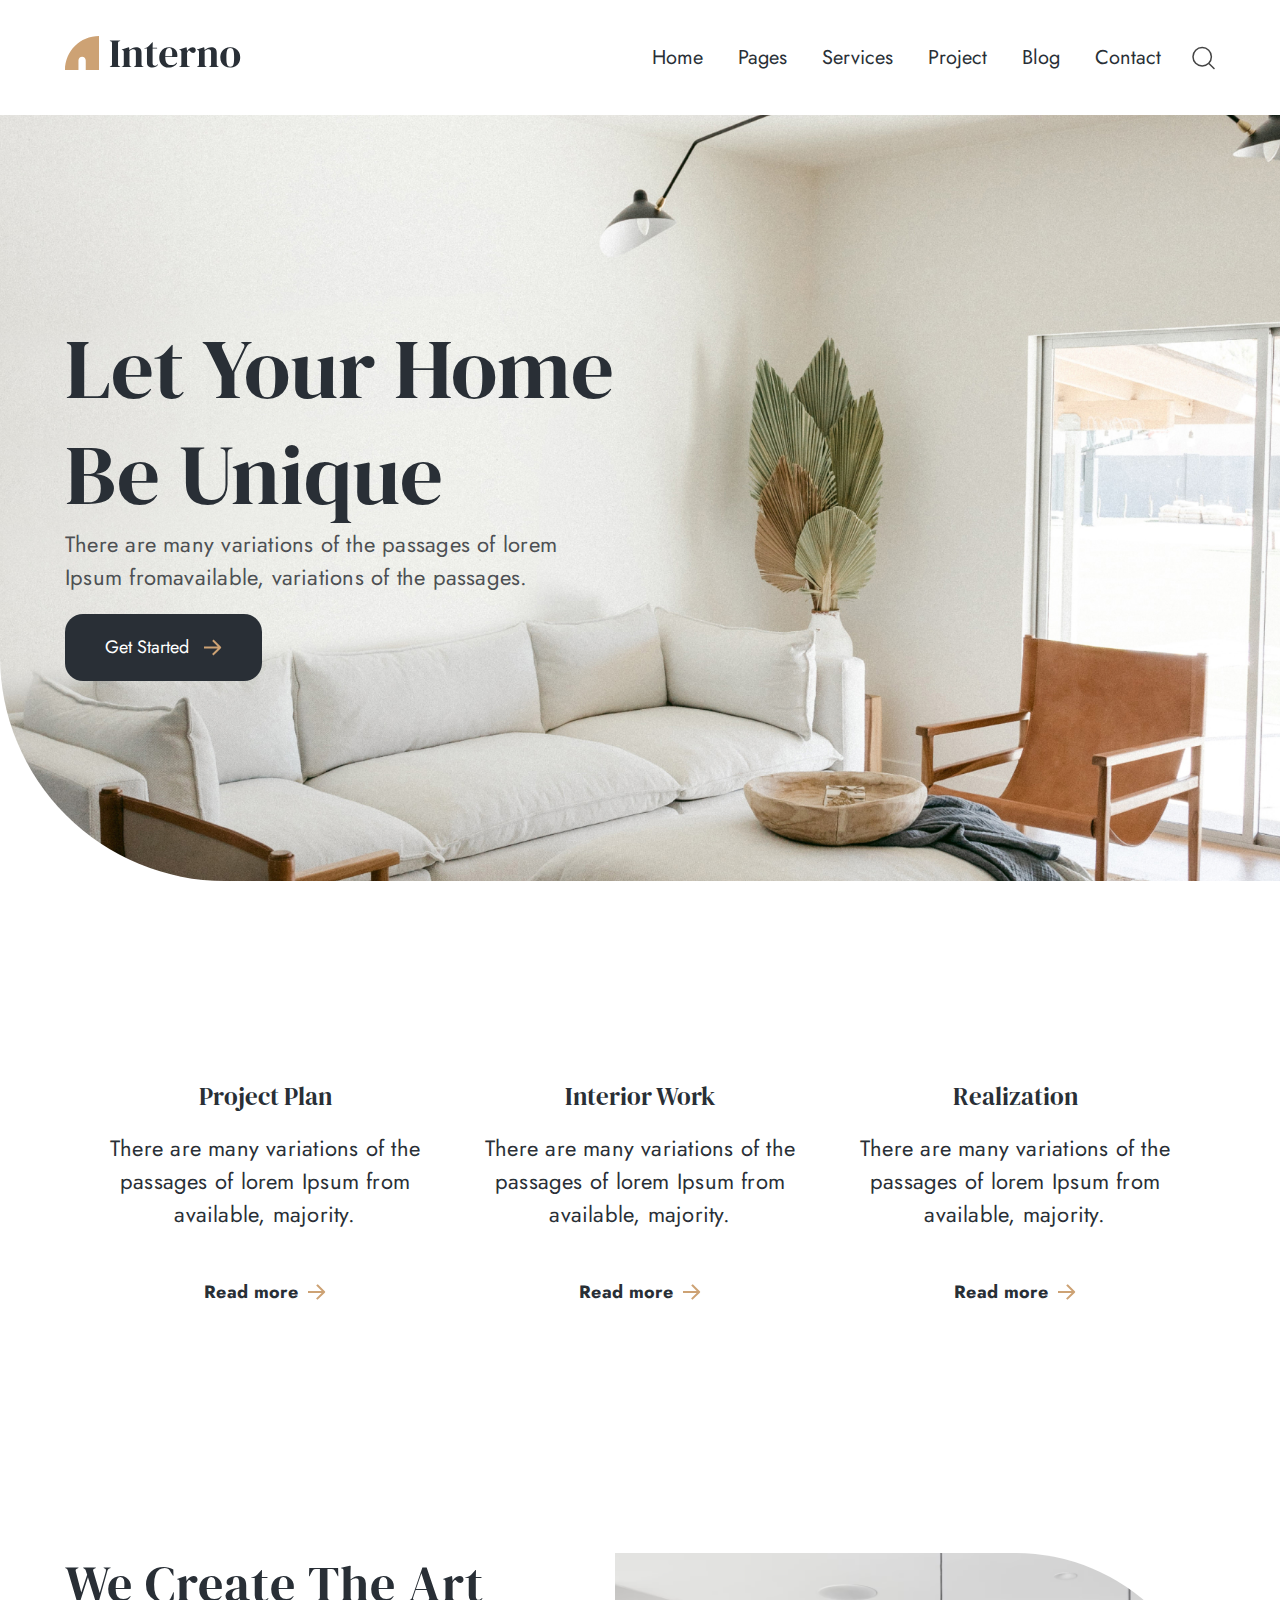
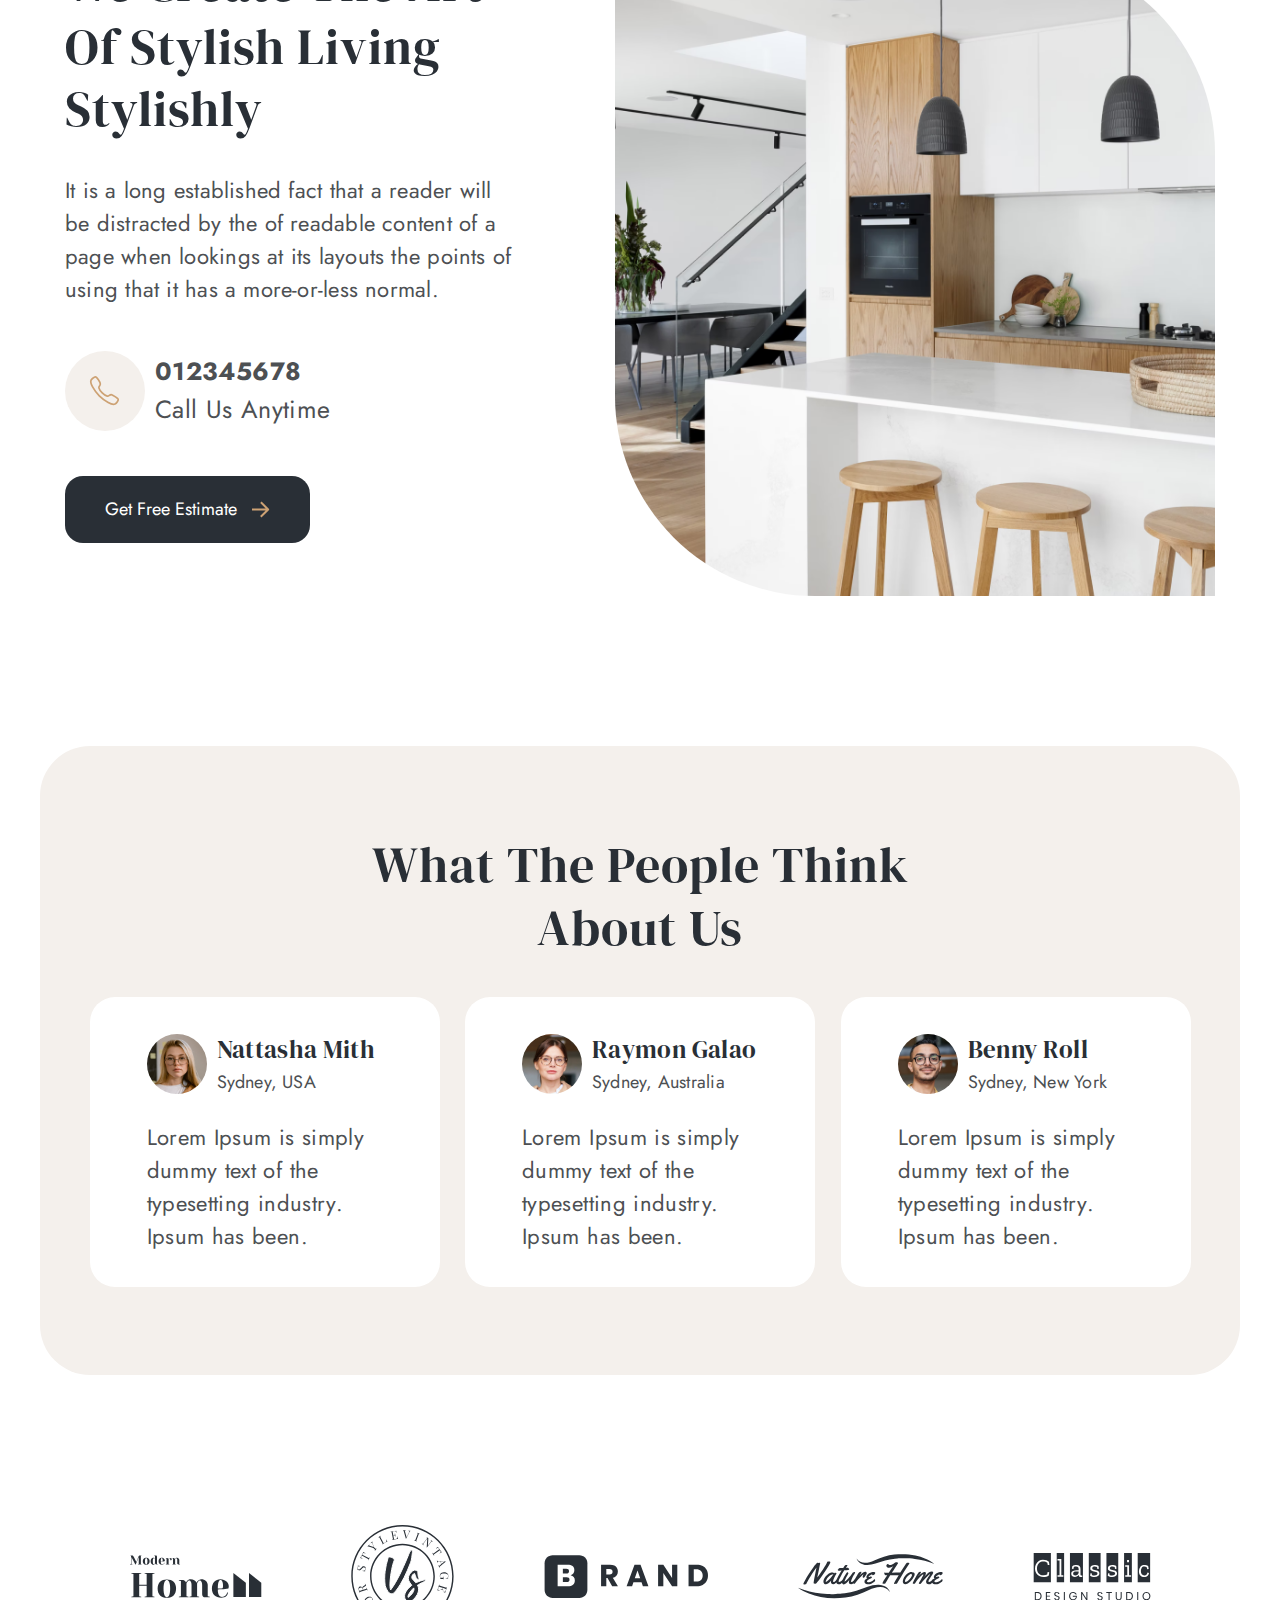
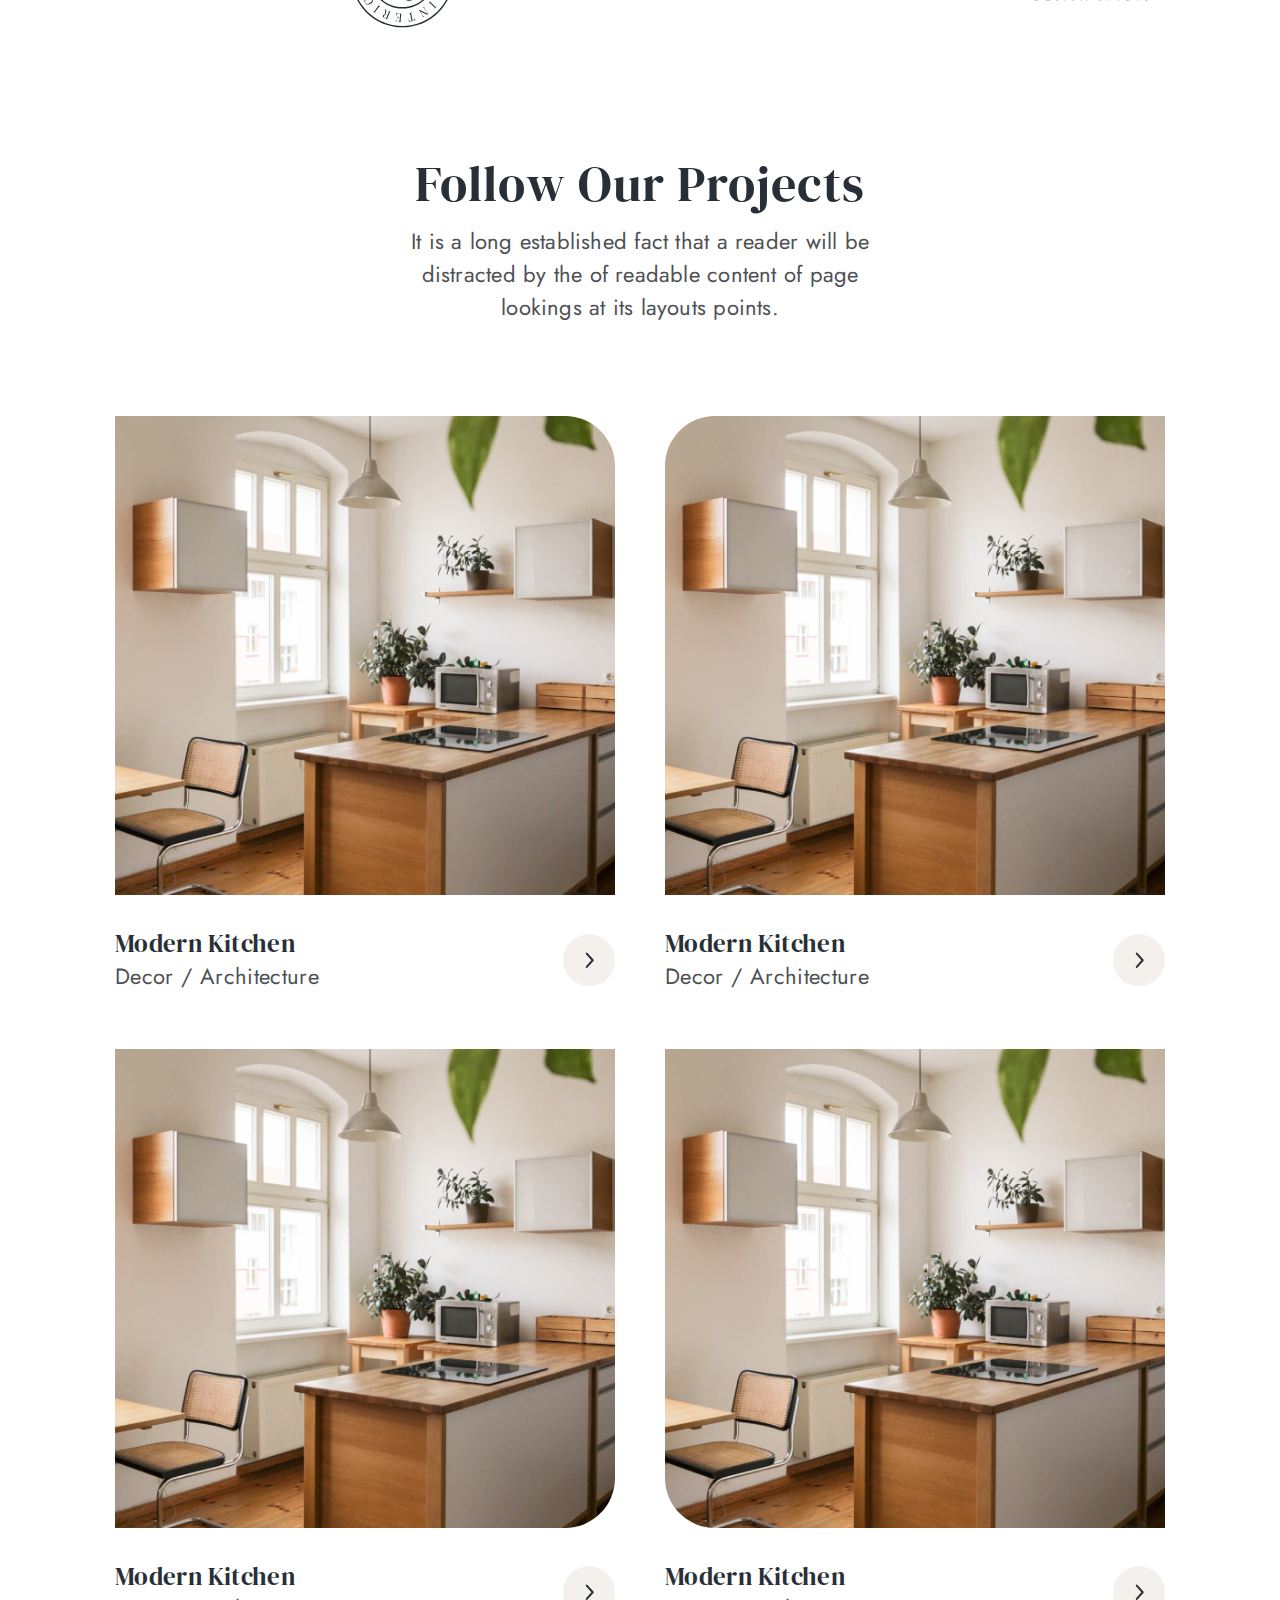
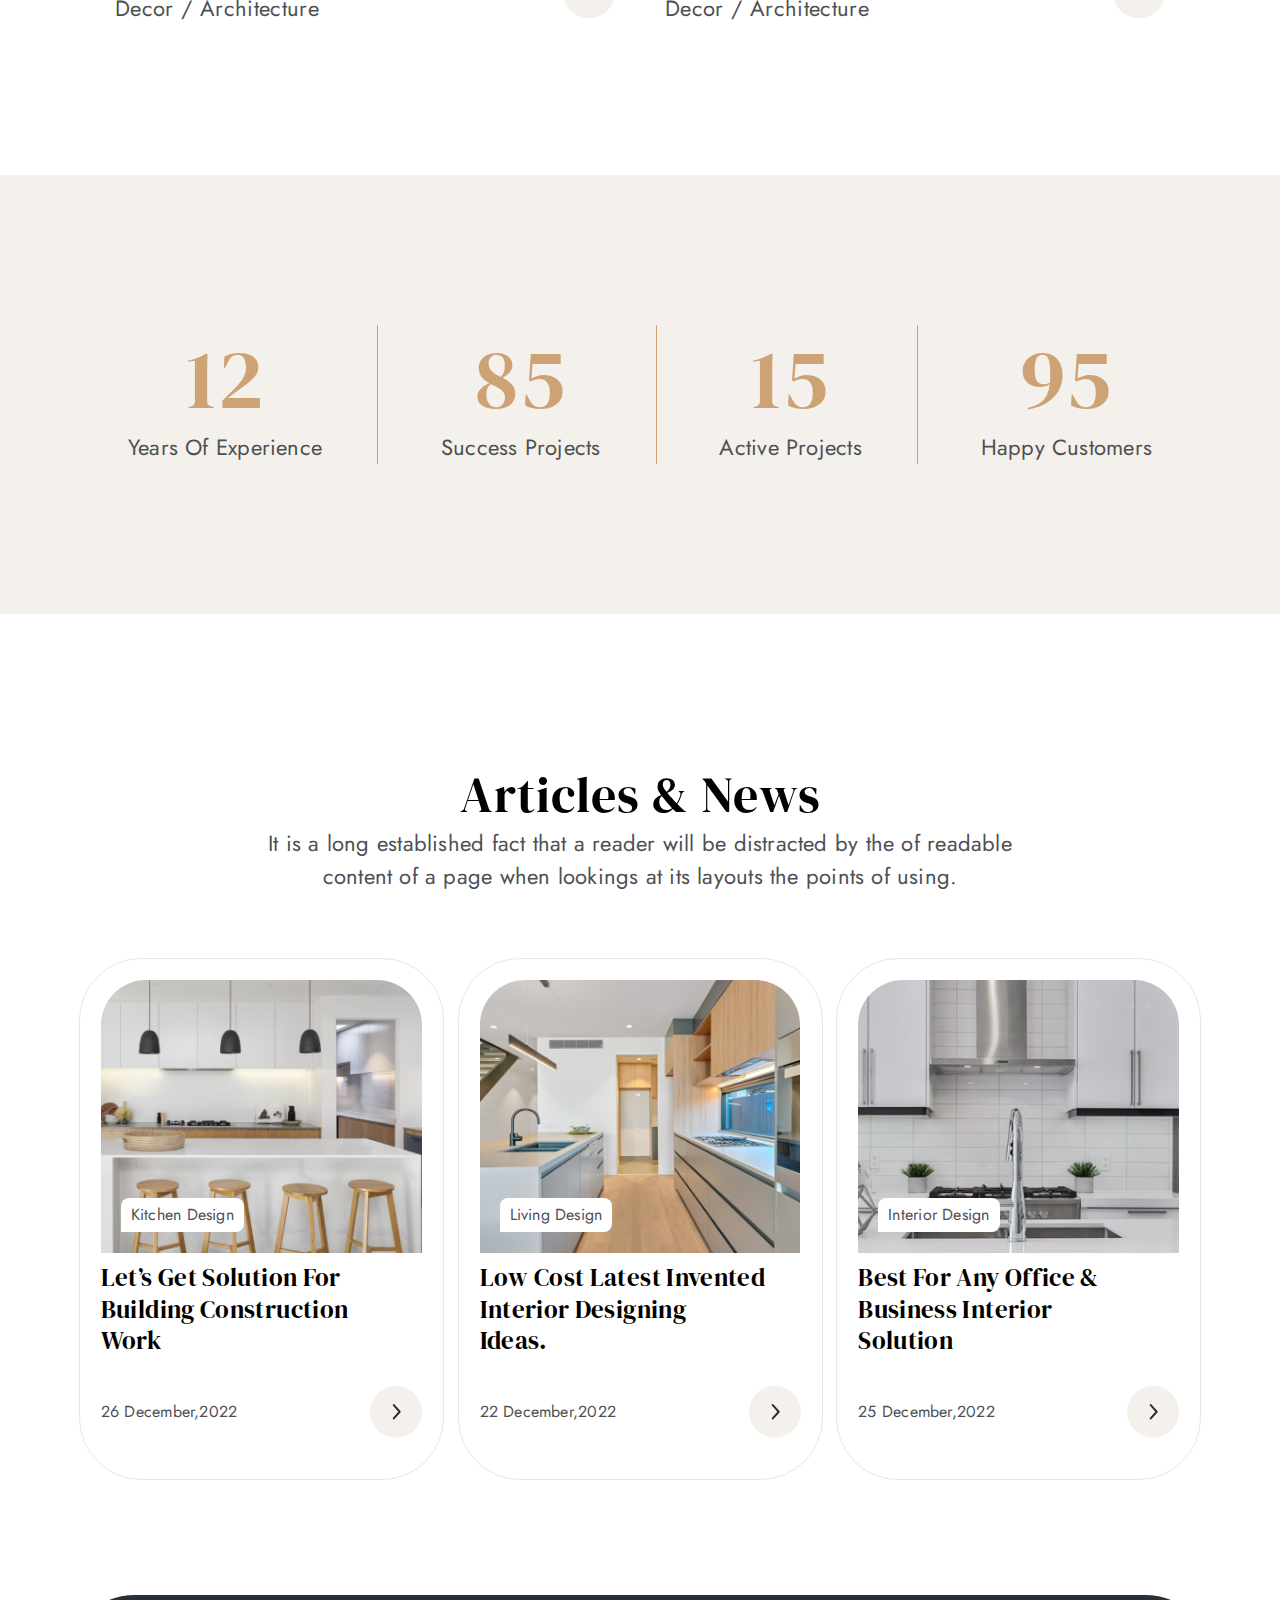
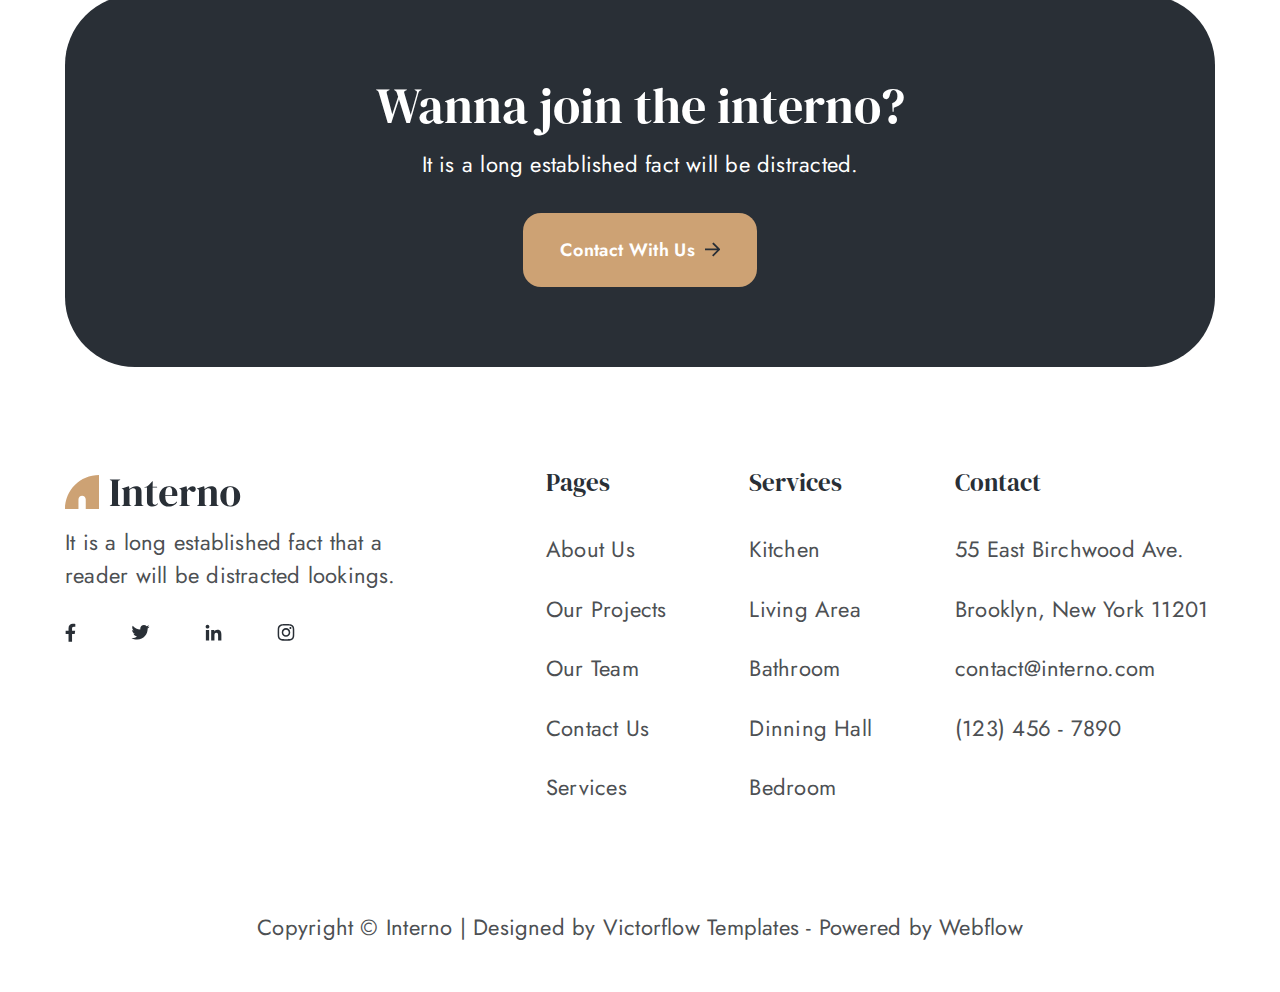
<file: index.html>
<!DOCTYPE html>
<html lang="en">
<head>
  <meta charset="UTF-8">
  <meta name="viewport" content="width=device-width, initial-scale=1.0">
  <link rel="stylesheet" href="./styles/global.css">
  <link rel="stylesheet" href="./styles/index.css">
  <link rel="icon" href="./assets/icons/icon.png">
  <title>Interno</title>
</head>
<body>
  <header class="header container flex">
    <a href="./index.html">
      <img src="./assets/icons/logo.svg">
    </a>
    <nav class="navWrapper flex">
      <ul class="nav flex fs300 lineHeight1 clrTwo transition">
        <li><a href="./index.html" class="navPages transition">Home</a></li>
        <li><a href="#" class="navPages transition">Pages</a></li>
        <li><a href="./pages/services.html" class="navPages transition">Services</a></li>
        <li><a href="./pages/project.html" class="navPages transition">Project</a></li>
        <li><a href="./pages/blog.html" class="navPages transition">Blog</a></li>
        <li><a href="./pages/contactUs.html" class="navPages transition">Contact</a></li>
      </ul>
      <img src="./assets/icons/search.svg" class="pointer">
      <button class="navToggle pointer transition"></button>
    </nav>
  </header>
  <main class="banner">
    <div class="container">
      <div class="bannerContent">
        <h1 class="clrTwo fs900 ffSerifDisplay lineHeight1">Let Your Home Be Unique</h1>
        <p class="clrFour fs400 lineHeight2 letterSpacing1">There are many variations of the passages of lorem Ipsum fromavailable, variations of the passages.</p>
        <a class="btn btnDark flex bgTwo clrFive fs200 transition" href="#"><p>Get Started</p><img src="./assets/icons/arrowGold.svg"></a>
      </div>
    </div>
  </main>
  <section class="work container flex">
    <div class="workCard transition pointer">
      <h3 class="clrTwo ffSerifDisplay fs500 lineHeight1">Project Plan</h3>
      <p class="desc fs400 lineHeight2 letterSpacing1 clrTwo">There are many variations of the passages of lorem Ipsum from available, majority.</p>
      <a class="readMore transition flex clrTwo fs200 letterSpacing2 lineHeight1" href="#"><p class="bold">Read more</p><img src="./assets/icons/arrowGold.svg"></a>
    </div>
    <div class="workCard transition pointer">
      <h3 class="clrTwo ffSerifDisplay fs500 lineHeight1">Interior Work</h3>
      <p class="desc fs400 lineHeight2 letterSpacing1 clrTwo">There are many variations of the passages of lorem Ipsum from available, majority.</p>
      <a class="readMore transition flex clrTwo fs200 letterSpacing2 lineHeight1" href="#"><p class="bold">Read more</p><img src="./assets/icons/arrowGold.svg"></a>
    </div>
    <div class="workCard transition pointer">
      <h3 class="clrTwo ffSerifDisplay fs500 lineHeight1">Realization</h3>
      <p class="desc fs400 lineHeight2 letterSpacing1 clrTwo">There are many variations of the passages of lorem Ipsum from available, majority.</p>
      <a class="readMore transition flex clrTwo fs200 letterSpacing2 lineHeight1" href="#"><p class="bold">Read more</p><img src="./assets/icons/arrowGold.svg"></a>
    </div>
  </section>
  <section class="aboutUs container flex">
    <div class="abtContent">
      <h2 class="clrTwo ffSerifDisplay fs800 lineHeight1 letterSpacing3">We Create The Art Of Stylish Living Stylishly</h2>
      <p class="abtP clrFour fs400 lineHeight2 letterSpacing1">It is a long established fact that a reader will be distracted by the of readable content of a page when lookings at its layouts the points of using that it has a more-or-less normal.</p>
      <div class="flex callDiv">
        <img class="callImg" src="./assets/icons/call.svg" width="80px" height="80px">
        <div>
          <p class="fs500 clrFour bold lineHeight2 letterSpacing2">012345678</p>
          <p class="fs500 clrFour lineHeight2 letterSpacing2">Call Us Anytime</p>
        </div>
      </div>
      <a class="btn btnDark flex bgTwo clrFive fs200 transition" href="./pages/contactUs.html"><p>Get Free Estimate</p><img src="./assets/icons/arrowGold.svg"></a>
    </div>
    <img class="abtImg" src="./assets/images/index/aboutUs.png">
  </section>
  <section class="thoughtsWrapper container bgThree">
    <h1 class="ffSerifDisplay clrTwo fs800 lineHeight1 letterSpacing3">What The People Think About Us</h1>
    <div class="thoughts flex">
      <div class="thoughtsCard bgFive">
        <div class="flex pfpWrapper">
          <img src="./assets/images/index/pfp1.png" class="pfp">
          <div class="pfpName">
            <h2 class="fs500 clrTwo lineHeight2 letterSpacing2 ffSerifDisplay">Nattasha Mith</h2>
            <h3 class="fs200 clrFour lineHeight2 letterSpacing1">Sydney, USA</h3>
          </div>
        </div>
        <p class="fs400 clrFour lineHeight2 letterSpacing2">Lorem Ipsum is simply dummy text of the typesetting industry. Ipsum has been.</p>
      </div>
      <div class="thoughtsCard bgFive">
        <div class="flex pfpWrapper">
          <img src="./assets/images/index/pfp2.png" class="pfp">
          <div class="pfpName">
            <h2 class="fs500 clrTwo lineHeight2 letterSpacing2 ffSerifDisplay">Raymon Galao</h2>
            <h3 class="fs200 clrFour lineHeight2 letterSpacing1">Sydney, Australia</h3>
          </div>
        </div>
        <p class="fs400 clrFour lineHeight2 letterSpacing2">Lorem Ipsum is simply dummy text of the typesetting industry. Ipsum has been.</p>
      </div>
      <div class="thoughtsCard bgFive">
        <div class="flex pfpWrapper">
          <img src="./assets/images/index/pfp3.png" class="pfp">
          <div class="pfpName">
            <h2 class="fs500 clrTwo lineHeight2 letterSpacing2 ffSerifDisplay">Benny Roll</h2>
            <h3 class="fs200 clrFour lineHeight2 letterSpacing1">Sydney, New York</h3>
          </div>
        </div>
        <p class="fs400 clrFour lineHeight2 letterSpacing2">Lorem Ipsum is simply dummy text of the typesetting industry. Ipsum has been.</p>
      </div>
    </div>
  </section>
  <section class="brands flex container">
    <img src="./assets/images/index/brand1.svg">
    <img src="./assets/images/index/brand2.svg">
    <img src="./assets/images/index/brand3.svg">
    <img src="./assets/images/index/brand4.svg">
    <img src="./assets/images/index/brand5.svg">
  </section>
  <section class="projects container">
    <div class="projectsTxt flex">
      <h2 class="ffSerifDisplay clrTwo fs800 lineHeight1 letterSpacing3">Follow Our Projects</h2>
      <p class="clrFour fs400 lineHeight2 letterSpacing1">It is a long established fact that a reader will be distracted by the of readable content of page  lookings at its layouts  points.</p>
    </div>
    <div class="projectsWrapper flex">
      <div class="projectsCard">
        <img class="project project1" src="./assets/images/index/project1.png">
        <div class="flex projectsDesc">
          <div>
            <h3 class="ffSerifDisplay fs500 lineHeight1 letterSpacing2 clrTwo">Modern Kitchen</h3>
            <h4 class="clrFour fs400 lineHeight2 letterSpacing2">Decor / Architecture</h4>
          </div>
          <img src="./assets/icons/arrowCircle.svg">
        </div>
      </div>
      <div class="projectsCard">
        <img class="project project2" src="./assets/images/index/project1.png">
        <div class="flex projectsDesc">
          <div>
            <h3 class="ffSerifDisplay fs500 lineHeight1 letterSpacing2 clrTwo">Modern Kitchen</h3>
            <h4 class="clrFour fs400 lineHeight2 letterSpacing2">Decor / Architecture</h4>
          </div>
          <img src="./assets/icons/arrowCircle.svg">
        </div>
      </div>
      <div class="projectsCard">
        <img class="project project3" src="./assets/images/index/project1.png">
        <div class="flex projectsDesc">
          <div>
            <h3 class="ffSerifDisplay fs500 lineHeight1 letterSpacing2 clrTwo">Modern Kitchen</h3>
            <h4 class="clrFour fs400 lineHeight2 letterSpacing2">Decor / Architecture</h4>
          </div>
          <img src="./assets/icons/arrowCircle.svg">
        </div>
      </div>
      <div class="projectsCard">
        <img class="project project4" src="./assets/images/index/project1.png">
        <div class="flex projectsDesc">
          <div>
            <h3 class="ffSerifDisplay fs500 lineHeight1 letterSpacing2 clrTwo">Modern Kitchen</h3>
            <h4 class="clrFour fs400 lineHeight2 letterSpacing2">Decor / Architecture</h4>
          </div>
          <img src="./assets/icons/arrowCircle.svg">
        </div>
      </div>
    </div>
  </section>
  <section class="counter bgThree">
    <div class="container flex">
      <div class="counterCards bordered">
        <h1 class="ffSerifDisplay fs900 letterSpacing4 lineHeight1 clrOne">12</h1>
        <p class="clrFour fs400 lineHeight2 letterSpacing1">Years Of Experience</p>
      </div>
      <div class="counterCards bordered">
        <h1 class="ffSerifDisplay fs900 letterSpacing4 lineHeight1 clrOne">85</h1>
        <p class="clrFour fs400 lineHeight2 letterSpacing1">Success Projects</p>
      </div>
      <div class="counterCards bordered">
        <h1 class="ffSerifDisplay fs900 letterSpacing4 lineHeight1 clrOne">15</h1>
        <p class="clrFour fs400 lineHeight2 letterSpacing1">Active Projects</p>
      </div>
      <div class="counterCards">
        <h1 class="ffSerifDisplay fs900 letterSpacing4 lineHeight1 clrOne">95</h1>
        <p class="clrFour fs400 lineHeight2 letterSpacing1">Happy Customers</p>
      </div>
    </div>
  </section>
  <section class="articles container flex">
    <div>
      <h2 class="ffSerifDisplay fs800 lineHeight1 letterSpacing3">Articles & News</h2>
      <p class="fs400 lineHeight2 letterSpacing1 desc clrFour">It is a long established fact that a reader will be distracted by the of readable content of a page when lookings at its layouts the points of using.</p>
    </div>
    <div class="cardsHolder flex">
      <a href="./pages/blog1.html" class="articleCard transition pointer">
        <div class="articleImgWrapper">
          <img src="./assets/images/index/articleOne.png" class="articleImg">
          <p class="tag bgFive clrFour fs100 lineHeight2 letterSpacing1">Kitchen Design</p>
        </div>
        <div>
          <h3 class="ffSerifDisplay fs500 lineHeight1 letterSpacing2">Let’s Get Solution For Building Construction <br> Work</h3>
          <div class="date flex">
            <p class="clrFour fs100 lineHeight2 letterSpacing1">26 December,2022</p>
            <div class="circleArrow pointer transition"></div>
          </div>
        </div>
      </a>
      <a href="./pages/blog1.html" class="articleCard transition pointer">
        <div class="articleImgWrapper">
          <img src="./assets/images/index/articleTwo.png" class="articleImg">
          <p class="tag bgFive clrFour fs100 lineHeight2 letterSpacing1">Living Design</p>
        </div>
        <div>
          <h3 class="ffSerifDisplay fs500 lineHeight1 letterSpacing2">Low Cost Latest Invented Interior Designing <br> Ideas.</h3>
          <div class="date flex">
            <p class="clrFour fs100 lineHeight2 letterSpacing1">22 December,2022</p>
            <div class="circleArrow pointer transition"></div>
          </div>
        </div>
      </a>
      <a href="./pages/blog1.html" class="articleCard transition pointer">
        <div class="articleImgWrapper">
          <img src="./assets/images/index/articleThree.png" class="articleImg">
          <p class="tag bgFive clrFour fs100 lineHeight2 letterSpacing1">Interior Design</p>
        </div>
        <div>
          <h3 class="ffSerifDisplay fs500 lineHeight1 letterSpacing2">Best For Any Office & Business Interior <br> Solution</h3>
          <div class="date flex">
            <p class="clrFour fs100 lineHeight2 letterSpacing1">25 December,2022</p>
            <div class="circleArrow pointer transition"></div>
          </div>
        </div>
      </a>
    </div>
  </section>
  <section class="container">
    <div class="contact flex clrFive bgTwo">
      <h2 class="flex fs800 ffSerifDisplay lineHeight1">Wanna join the interno?</h2>
      <p class="fs400 lineHeight2 letterSpacing1">It is a long established fact  will be distracted.</p>
      <button class="flex btnOne bgOne fs200 letterSpacing2 lineHeight1 pointer transition">
        <a href="./pages/contactUs.html" class="clrFive">Contact With Us</a>
        <div class="arrow transition"></div>
      </button>
    </div>
  </section>
  <footer class="container">
    <section class="footer flex">
      <section class="footerAbt flex">
        <div>
          <img src="./assets/icons/logo.svg">
          <p class="footerText fs400 lineHeight2 letterSpacing1 clrFour">It is a long established fact that a reader will be distracted lookings.</p>
        </div>
        <div class="flex socialsHolder">
          <img src="./assets/icons/facebook.svg" class="socials pointer">
          <img src="./assets/icons/twitter.svg" class="socials pointer">
          <img src="./assets/icons/linkedIn.svg" class="socials pointer">
          <img src="./assets/icons/instagram.svg" class="socials pointer">
        </div>
      </section>
      <div class="mobFooter flex">
        <section>
          <nav>
            <h3 class="ffSerifDisplay clrTwo fs500 lineHeight1">Pages</h3>
            <ul class="fs400 lineHeight3 letterSpacing1 clrFour">
              <li><a href="./pages/about.html" class="footerPages transition">About Us</a></li>
              <li><a href="./pages/project.html" class="footerPages transition">Our Projects</a></li>
              <li><a href="./pages/team.html" class="footerPages transition">Our Team</a></li>
              <li><a href="./pages/contactUs.html" class="footerPages transition">Contact Us</a></li>
              <li><a href="./pages/services.html" class="footerPages transition">Services</a></li>
            </ul>
          </nav>
        </section>
        <section>
          <h3 class="ffSerifDisplay clrTwo fs500 lineHeight1">Services</h3>
          <nav>
            <ul class="fs400 lineHeight3 letterSpacing1 clrFour">
              <li><a href="" class="footerPages transition">Kitchen</a></li>
              <li><a href="" class="footerPages transition">Living Area</a></li>
              <li><a href="" class="footerPages transition">Bathroom</a></li>
              <li><a href="" class="footerPages transition">Dinning Hall</a></li>
              <li><a href="" class="footerPages transition">Bedroom</a></li>
            </ul>
          </nav>
        </section>
        <section>
          <h3 class="ffSerifDisplay clrTwo fs500 lineHeight1">Contact</h3>
          <nav>
            <ul class="footerAdress fs400 letterSpacing1 lineHeight3 clrFour">
              <li>55 East Birchwood Ave. Brooklyn, New York 11201</li>
              <li>contact@interno.com</li>
              <li>(123) 456 - 7890</li>
            </ul>
          </nav>
        </section>
      </section>
    </section>
    <p class="copyright clrFour fs400 lineHeight1 letterSpacing1">Copyright © Interno | Designed by Victorflow Templates - Powered by Webflow</p>
  </footer>
  <script src="./scripts/nav.js"></script>
</body>
</html>
</file>
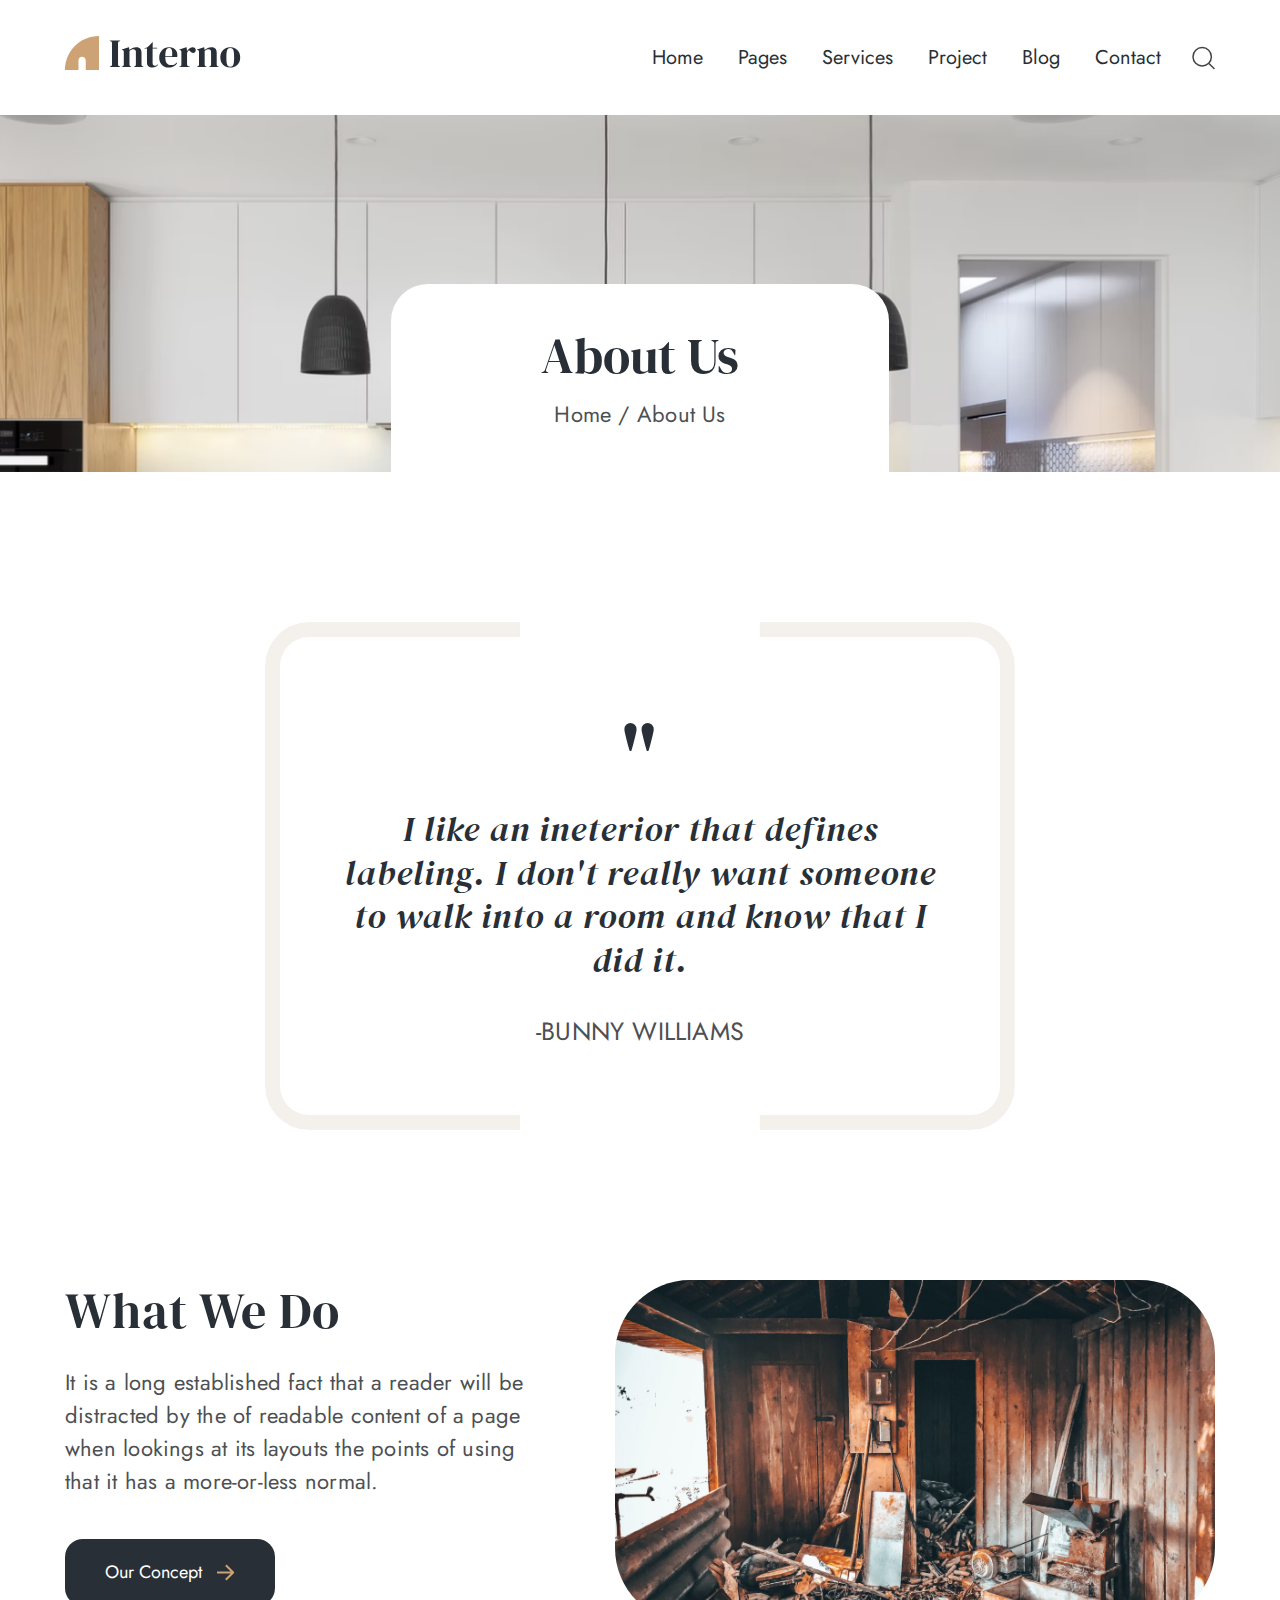
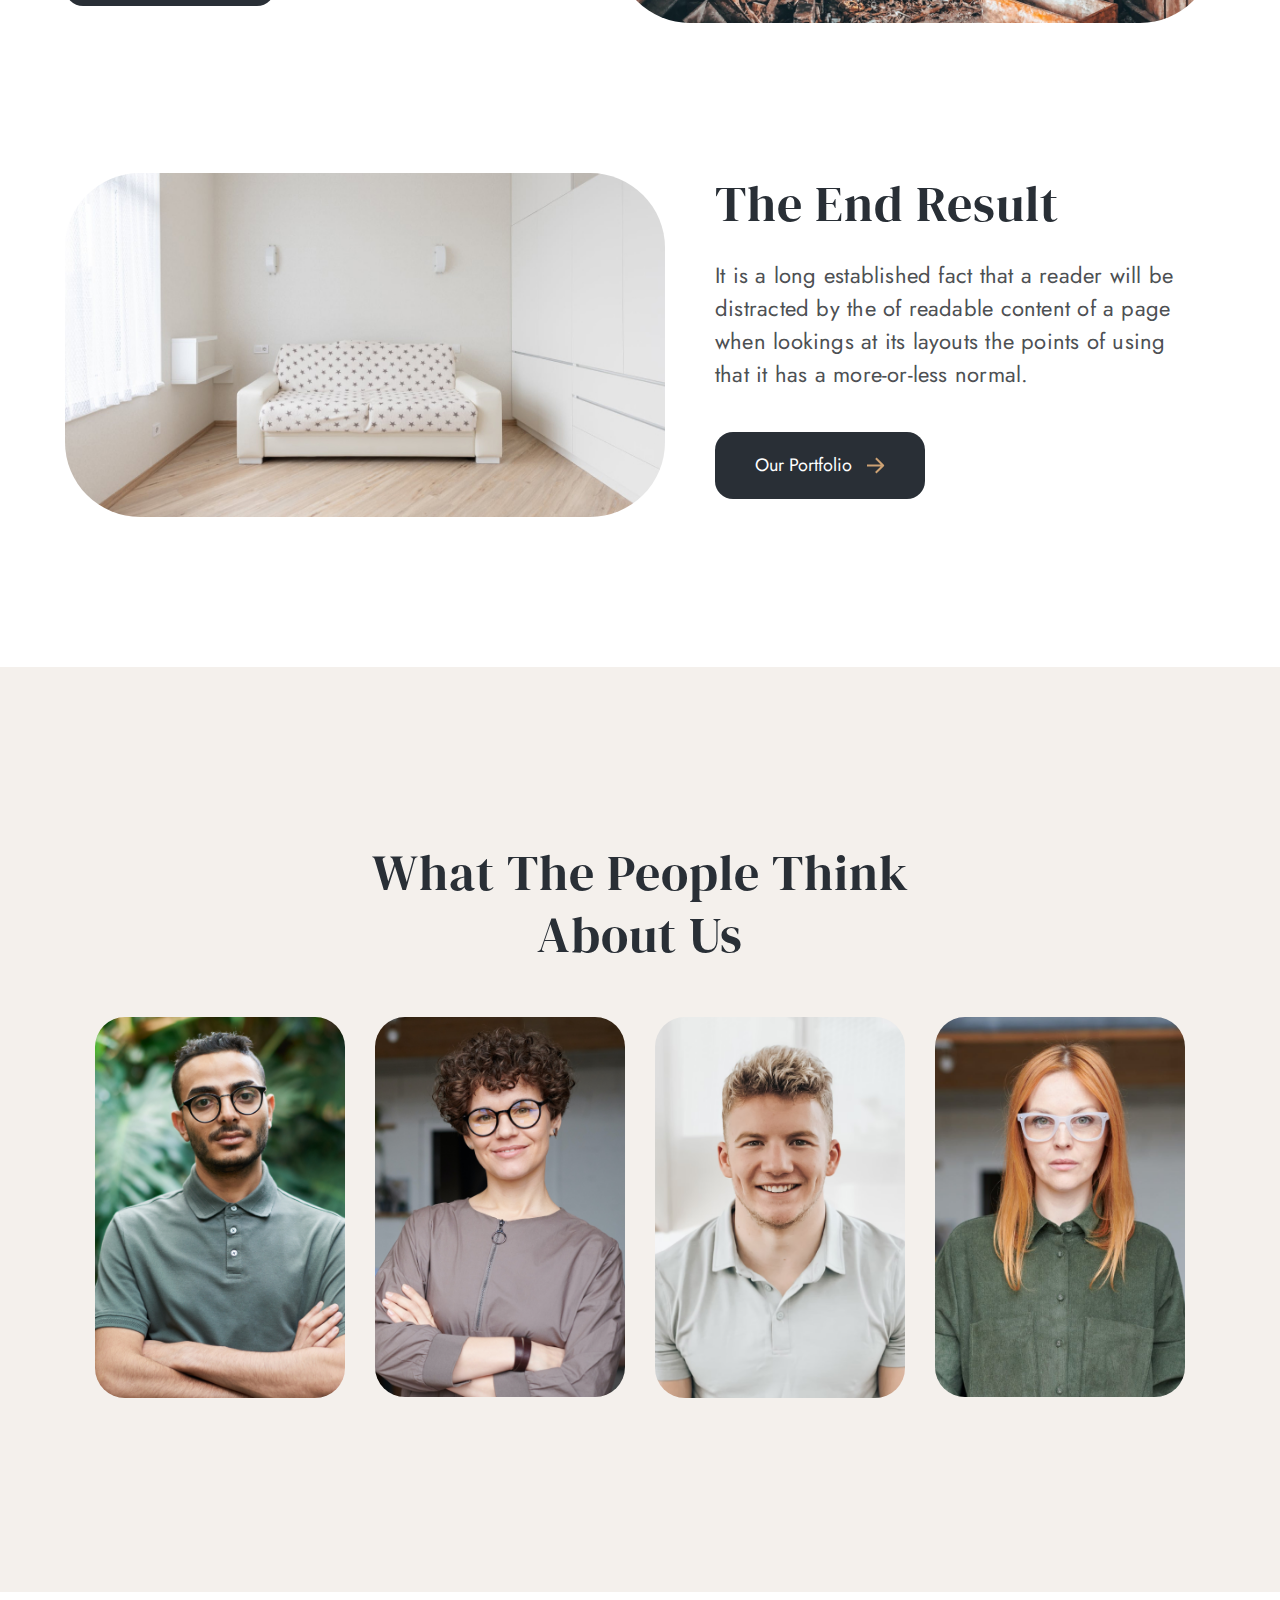
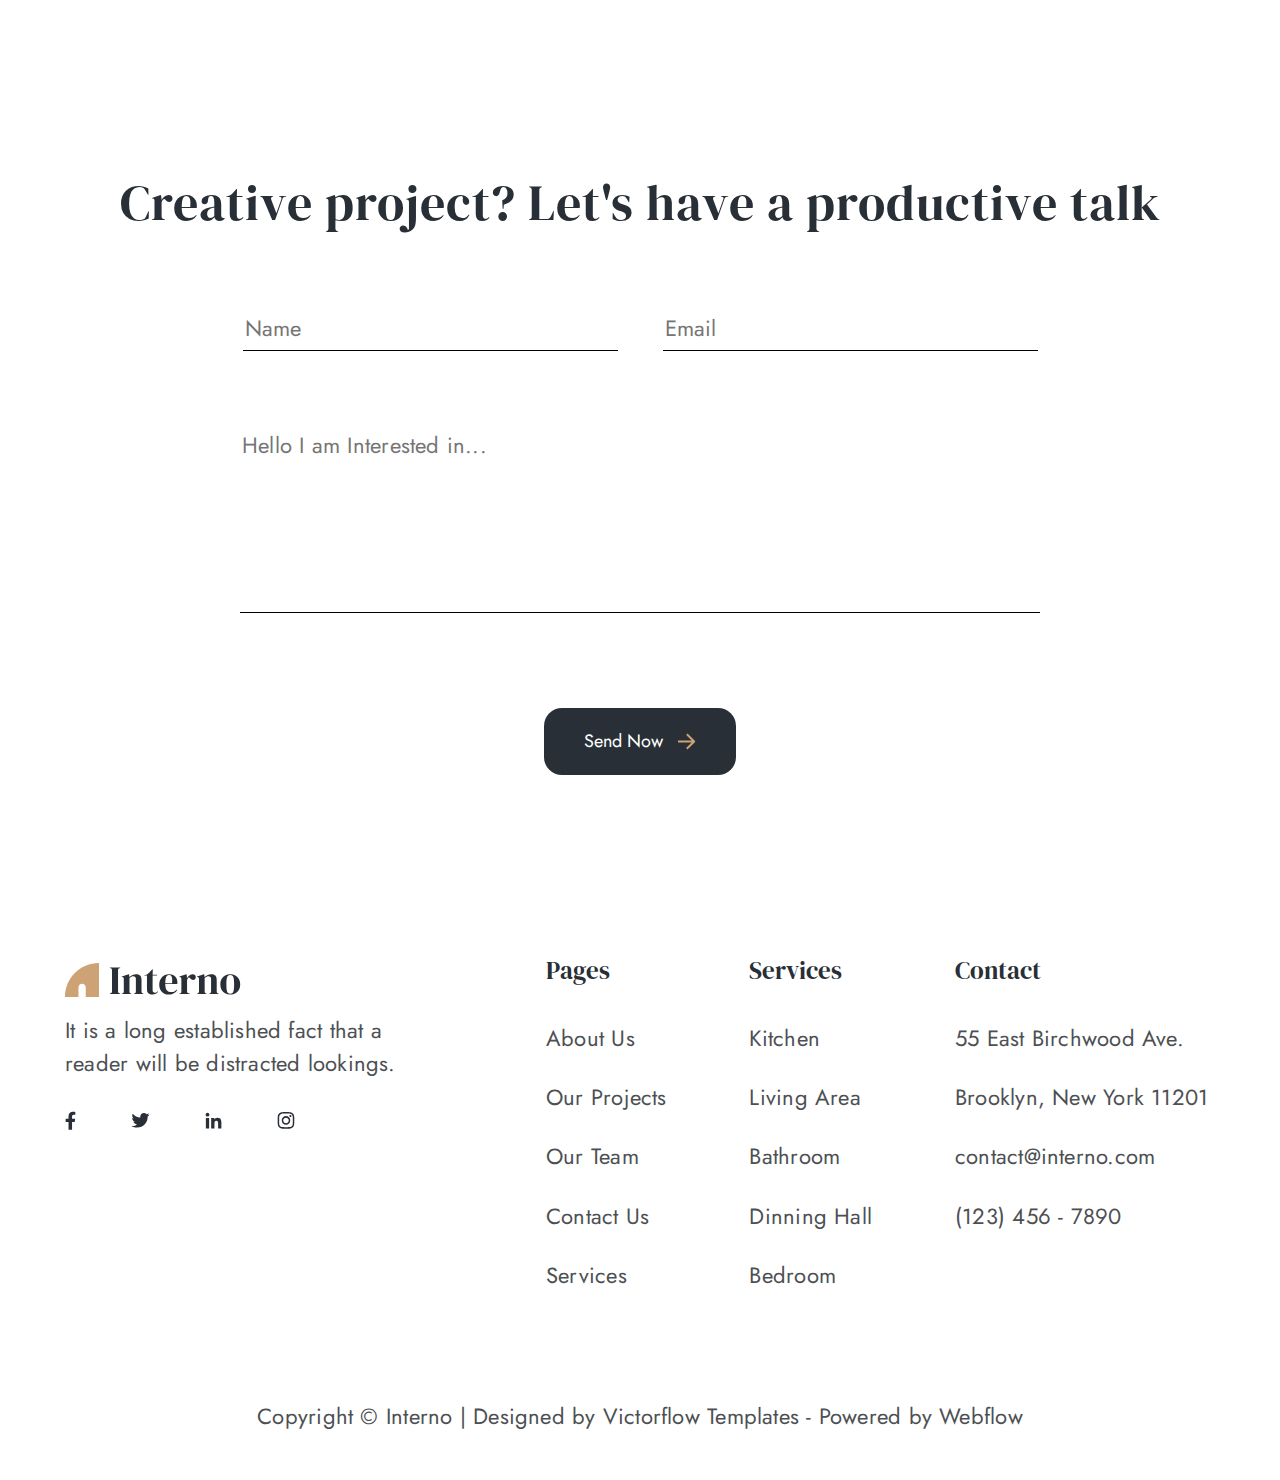
<file: pages/about.html>
<!DOCTYPE html>
<html lang="en">
<head>
  <meta charset="UTF-8">
  <meta name="viewport" content="width=device-width, initial-scale=1.0">
  <link rel="stylesheet" href="../styles/global.css">
  <link rel="stylesheet" href="../styles/about.css">
  <link rel="icon" href="../assets/icons/icon.png">
  <title>About | Interno</title>
</head>
<body>
  <header class="header container flex">
    <a href="../index.html">
      <img src="../assets/icons/logo.svg">
    </a>
    <nav class="navWrapper flex">
      <ul class="nav flex fs300 lineHeight1 clrTwo transition">
        <li><a href="../index.html" class="navPages transition">Home</a></li>
        <li><a href="#" class="navPages transition">Pages</a></li>
        <li><a href="./services.html" class="navPages transition">Services</a></li>
        <li><a href="./project.html" class="navPages transition">Project</a></li>
        <li><a href="./blog.html" class="navPages transition">Blog</a></li>
        <li><a href="./contactUs.html" class="navPages transition">Contact</a></li>
      </ul>
      <img src="../assets/icons/search.svg" class="pointer">
      <button class="navToggle pointer transition"></button>
    </nav>
  </header>

  <main class="pagesHeader aboutHeader flex">
    <div class="headerContent flex bgFive">
      <h2 class="clrTwo ffSerifDisplay fs800 lineHeight1">About Us</h2>
      <h3 class="clrFour fs400 lineHeight2 letterSpacing1">Home / About Us</h3>
    </div>
  </main>

  <section class="container">
    <div class="quoteBox flex">
      <h1 class="clrTwo ffSerifDisplay fs900 lineHeight1 letterSpacing4">"</h1>
      <p class="ffSerifDisplay clrTwo fs600 italic lineHeight1 letterSpacing3">I like an ineterior that defines labeling. I don't really want someone to walk into a room and know that I did it.</p>
      <h3 class=" clrFour fs500 lineHeight2 letterSpacing1">-BUNNY WILLIAMS</h3>
    </div>
  </section>

  <section class="container">
    <div class="ourWork flex">
      <div class="workDesc">
        <h2 class="clrTwo ffSerifDisplay fs800 lineHeight1 letterSpacing3">What We Do</h2>
        <p class="workP clrFour fs400 lineHeight2 letterSpacing1">It is a long established fact that a reader will be distracted by the of readable content of a page when lookings at its layouts the points of using that it has a more-or-less normal.</p>
        <a class="btn btnDark flex bgTwo clrFive fs200 transition" href=""><p>Our Concept</p><img src="../assets/icons/arrowGold.svg"></a>
      </div>
      <img class="workImg" src="../assets/images/about/work1.jpg">
    </div>
    <div class="ourWork flex">
      <img class="workImg" src="../assets/images/about/work2.jpg">
      <div class="workDesc">
        <h2 class="clrTwo ffSerifDisplay fs800 lineHeight1 letterSpacing3">The End Result</h2>
        <p class="workP clrFour fs400 lineHeight2 letterSpacing1">It is a long established fact that a reader will be distracted by the of readable content of a page when lookings at its layouts the points of using that it has a more-or-less normal.</p>
        <a class="btn btnDark flex bgTwo clrFive fs200 transition" href=""><p>Our Portfolio</p><img src="../assets/icons/arrowGold.svg"></a>
      </div>
    </div>
  </section>

  <section class="peopleCont bgThree">
    <div class="people flex container">
      <h1 class="clrTwo ffSerifDisplay fs800 lineHeight1 letterSpacing3">What The People Think <br> About Us</h1>
      <div class="peopleCardHolder flex">
        <div class="peopleCard pointer">
          <img class="pplCardImg" src="../assets/people/person1.jpg">
          <div class="cardHover transition flex">
            <div>
              <h2 class="ffSerifDisplay clrTwo fs500 lineHeight2 letterSpacing1">Charlotte Levi</h2>
              <h3 class="fs200 lineHeight2 letterSpacing1 clrFour">Design, Australia</h3>
            </div>
            <div class="flex cardSoc">
              <img src="../assets/icons/facebook.svg" class="socials pointer">
              <img src="../assets/icons/twitter.svg" class="socials pointer">
              <img src="../assets/icons/linkedIn.svg" class="socials pointer">
              <img src="../assets/icons/instagram.svg" class="socials pointer">
            </div>
            <div>
              <p class="fs300 clrFour lineHeight2 letterSpacing1">+1 (378) 400-1234</p>
              <p class="fs300 clrFour lineHeight2 letterSpacing1">julie@email.com</p>
            </div>
          </div>
        </div>
        <div class="peopleCard pointer">
          <img class="pplCardImg" src="../assets/people/person2.png">
          <div class="cardHover transition flex">
            <div>
              <h2 class="ffSerifDisplay clrTwo fs500 lineHeight2 letterSpacing1">Nattasha Julie</h2>
              <h3 class="fs200 lineHeight2 letterSpacing1 clrFour">Design, Australia</h3>
            </div>
            <div class="flex cardSoc">
              <img src="../assets/icons/facebook.svg" class="socials pointer">
              <img src="../assets/icons/twitter.svg" class="socials pointer">
              <img src="../assets/icons/linkedIn.svg" class="socials pointer">
              <img src="../assets/icons/instagram.svg" class="socials pointer">
            </div>
            <div>
              <p class="fs300 clrFour lineHeight2 letterSpacing1">+1 (378) 400-1234</p>
              <p class="fs300 clrFour lineHeight2 letterSpacing1">julie@email.com</p>
            </div>
          </div>
        </div>
        <div class="peopleCard pointer">
          <img class="pplCardImg" src="../assets/people/person3.png">
          <div class="cardHover transition flex">
            <div>
              <h2 class="ffSerifDisplay clrTwo fs500 lineHeight2 letterSpacing1">John Smith</h2>
              <h3 class="fs200 lineHeight2 letterSpacing1 clrFour">Design, Australia</h3>
            </div>
            <div class="flex cardSoc">
              <img src="../assets/icons/facebook.svg" class="socials pointer">
              <img src="../assets/icons/twitter.svg" class="socials pointer">
              <img src="../assets/icons/linkedIn.svg" class="socials pointer">
              <img src="../assets/icons/instagram.svg" class="socials pointer">
            </div>
            <div>
              <p class="fs300 clrFour lineHeight2 letterSpacing1">+1 (378) 400-1234</p>
              <p class="fs300 clrFour lineHeight2 letterSpacing1">julie@email.com</p>
            </div>
          </div>
        </div>
        <div class="peopleCard pointer">
          <img class="pplCardImg" src="../assets/people/person4.png">
          <div class="cardHover transition flex">
            <div>
              <h2 class="ffSerifDisplay clrTwo fs500 lineHeight2 letterSpacing1">Nora Owen</h2>
              <h3 class="fs200 lineHeight2 letterSpacing1 clrFour">Design, Australia</h3>
            </div>
            <div class="flex cardSoc">
              <img src="../assets/icons/facebook.svg" class="socials pointer">
              <img src="../assets/icons/twitter.svg" class="socials pointer">
              <img src="../assets/icons/linkedIn.svg" class="socials pointer">
              <img src="../assets/icons/instagram.svg" class="socials pointer">
            </div>
            <div>
              <p class="fs300 clrFour lineHeight2 letterSpacing1">+1 (378) 400-1234</p>
              <p class="fs300 clrFour lineHeight2 letterSpacing1">julie@email.com</p>
            </div>
          </div>
        </div>
      </div>
    </div>
  </section>

  <section class="container">
    <div class="contact flex">
      <h1 class="clrTwo ffSerifDisplay fs800 lineHeight1 letterSpacing3">Creative project? Let's have a productive talk</h1>
      <form class="contactForm flex">
        <div class="input1Holder flex">
          <input type="text" name="name" class="input1 clrFour fs400 lineHeight2 letterSpacing1" placeholder="Name" required>
          <input type="email" name="email" class="input1 clrFour fs400 lineHeight2 letterSpacing1" placeholder="Email" required>
        </div>
        <input type="text" name="text" class="input2 clrFour fs400 lineHeight2 letterSpacing1" placeholder="Hello I am Interested in...">
        <a type="submit" class="btn btnDark flex bgTwo clrFive fs200 transition"><p>Send Now</p><img src="../assets/icons/arrowGold.svg"></a>
      </form>
    </div>
  </section>

  <footer class="container">
    <section class="footer flex">
      <section class="footerAbt flex">
        <div>
          <img src="../assets/icons/logo.svg">
          <p class="footerText fs400 lineHeight2 letterSpacing1 clrFour">It is a long established fact that a reader will be distracted lookings.</p>
        </div>
        <div class="flex socialsHolder">
          <img src="../assets/icons/facebook.svg" class="socials pointer">
          <img src="../assets/icons/twitter.svg" class="socials pointer">
          <img src="../assets/icons/linkedIn.svg" class="socials pointer">
          <img src="../assets/icons/instagram.svg" class="socials pointer">
        </div>
      </section>
      <div class="mobFooter flex">
        <section>
          <nav>
            <h3 class="ffSerifDisplay clrTwo fs500 lineHeight1">Pages</h3>
            <ul class="fs400 lineHeight3 letterSpacing1 clrFour">
              <li><a href="./about.html" class="footerPages transition">About Us</a></li>
              <li><a href="./project.html" class="footerPages transition">Our Projects</a></li>
              <li><a href="./team.html" class="footerPages transition">Our Team</a></li>
              <li><a href="./contactUs.html" class="footerPages transition">Contact Us</a></li>
              <li><a href="./services.html" class="footerPages transition">Services</a></li>
            </ul>
          </nav>
        </section>
        <section>
          <h3 class="ffSerifDisplay clrTwo fs500 lineHeight1">Services</h3>
          <nav>
            <ul class="fs400 lineHeight3 letterSpacing1 clrFour">
              <li><a href="#" class="footerPages transition">Kitchen</a></li>
              <li><a href="#" class="footerPages transition">Living Area</a></li>
              <li><a href="#" class="footerPages transition">Bathroom</a></li>
              <li><a href="#" class="footerPages transition">Dinning Hall</a></li>
              <li><a href="#" class="footerPages transition">Bedroom</a></li>
            </ul>
          </nav>
        </section>
        <section>
          <h3 class="ffSerifDisplay clrTwo fs500 lineHeight1">Contact</h3>
          <nav>
            <ul class="footerAdress fs400 letterSpacing1 lineHeight3 clrFour">
              <li>55 East Birchwood Ave. Brooklyn, New York 11201</li>
              <li>contact@interno.com</li>
              <li>(123) 456 - 7890</li>
            </ul>
          </nav>
        </section>
      </section>
    </section>
    <p class="copyright clrFour fs400 lineHeight1 letterSpacing1">Copyright © Interno | Designed by Victorflow Templates - Powered by Webflow</p>
  </footer>
  <script src="../scripts/nav.js"></script>
</body>
</html>
</file>
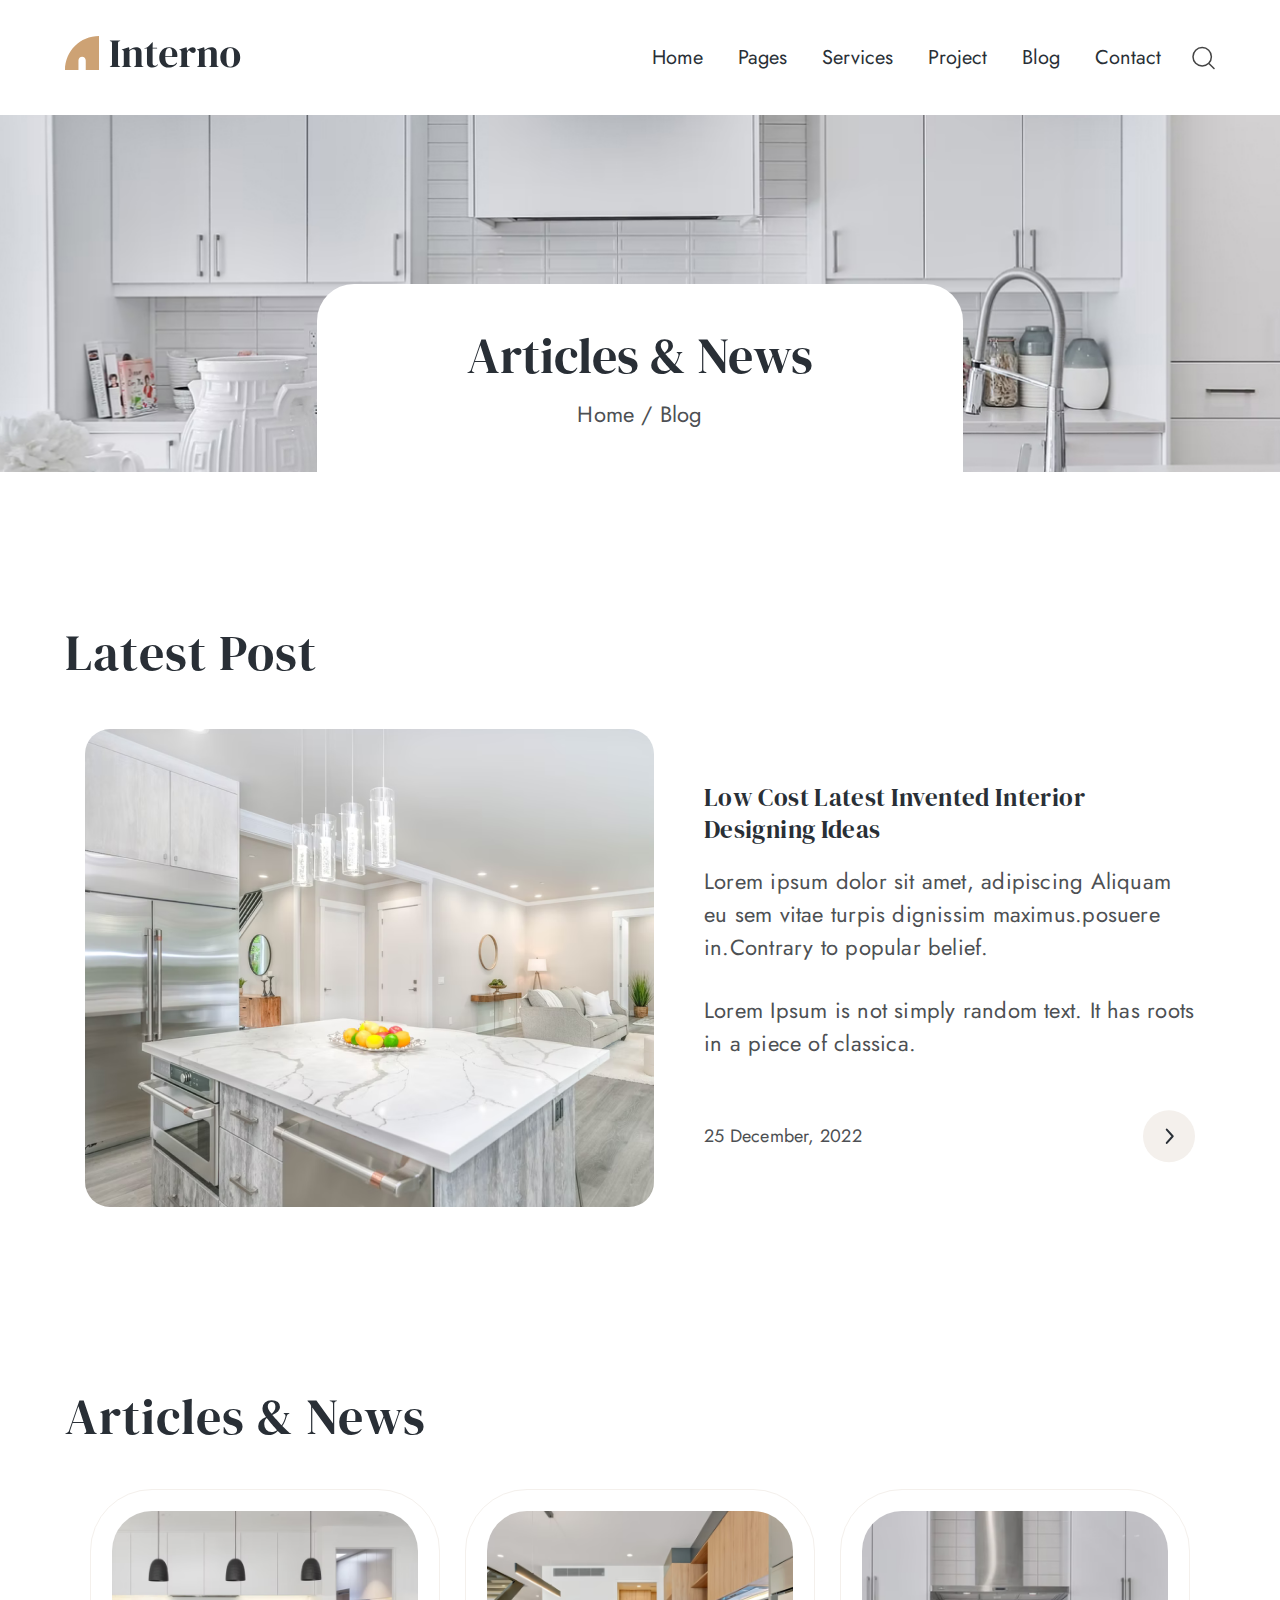
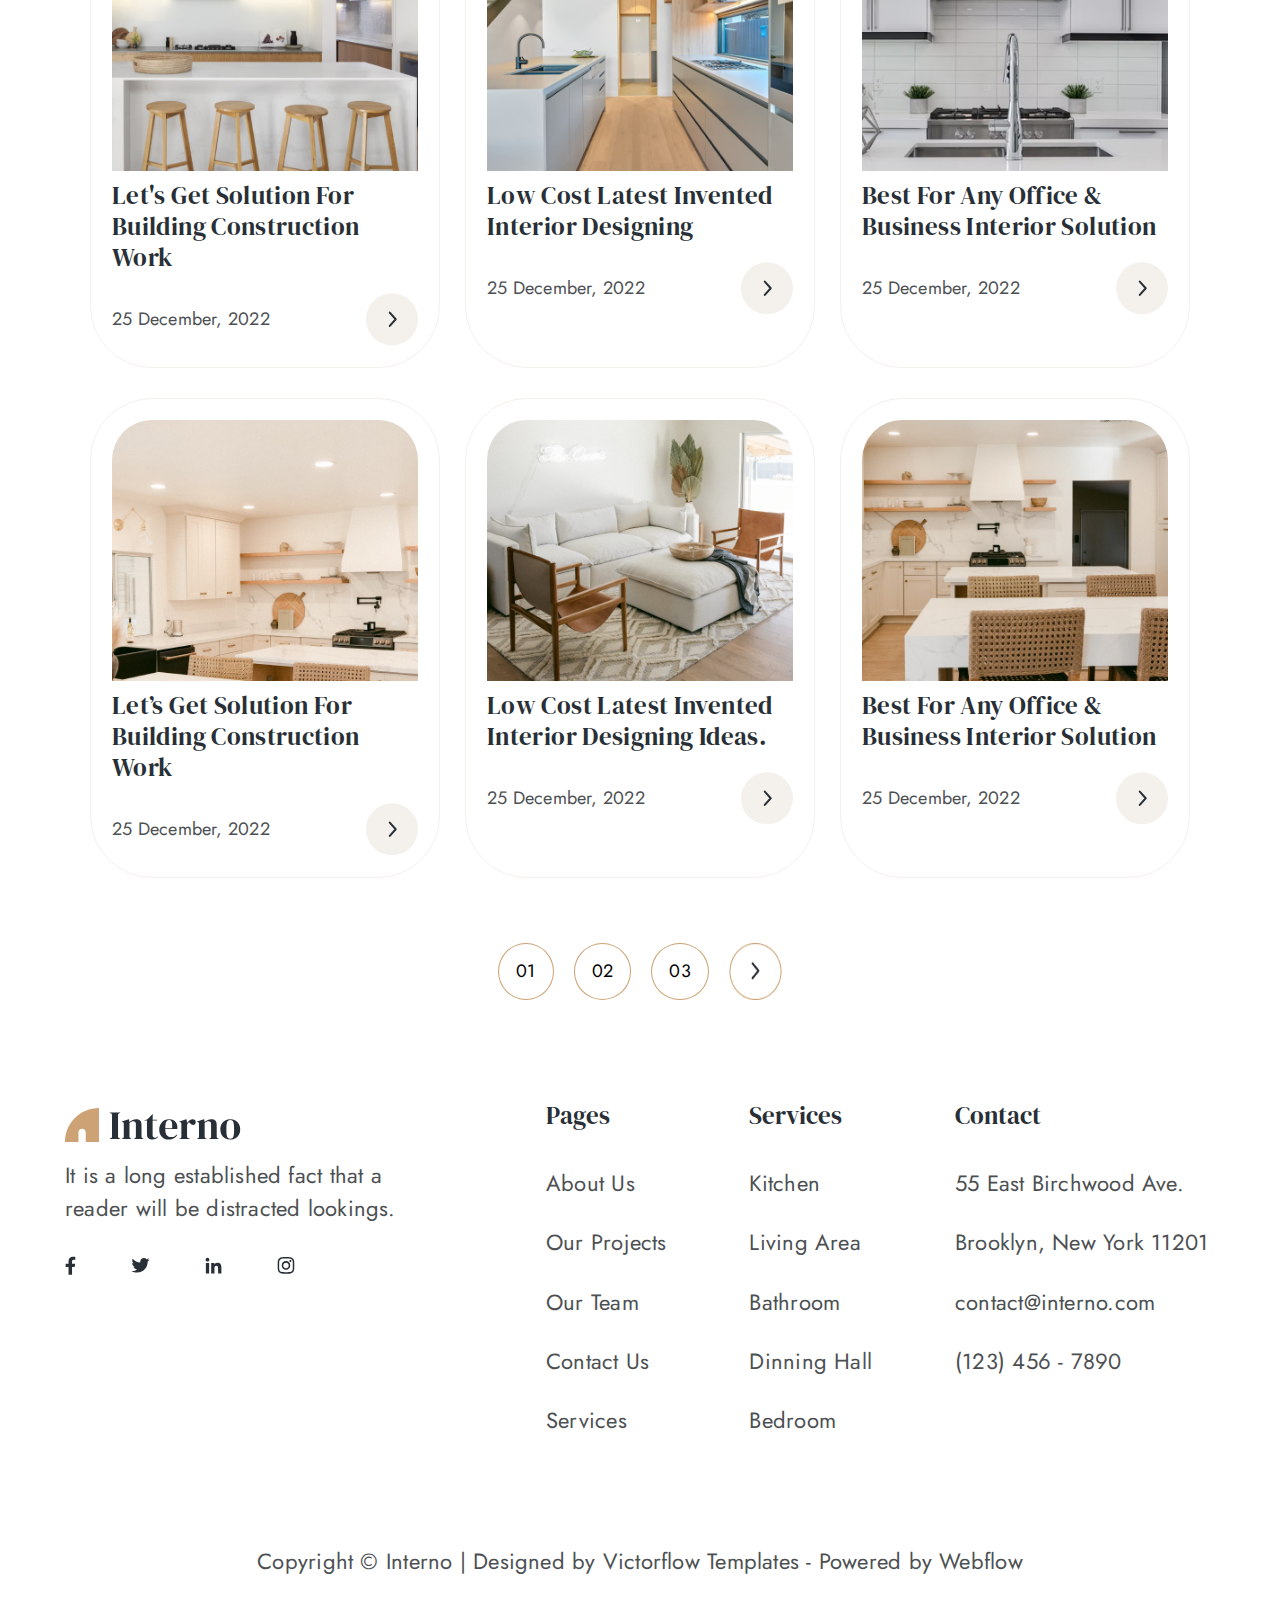
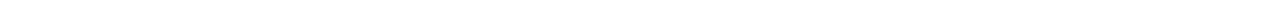
<file: pages/blog.html>
<!DOCTYPE html>
<html lang="en">
<head>
  <meta charset="UTF-8">
  <meta name="viewport" content="width=device-width, initial-scale=1.0">
  <link rel="stylesheet" href="../styles/global.css">
  <link rel="stylesheet" href="../styles/blog.css">
  <link rel="icon" href="../assets/icons/icon.png">
  <title>Blog | Interno</title>
</head>
<body>
  <header class="header container flex">
    <a href="../index.html">
      <img src="../assets/icons/logo.svg">
    </a>
    <nav class="navWrapper flex">
      <ul class="nav flex fs300 lineHeight1 clrTwo transition">
        <li><a href="../index.html" class="navPages transition">Home</a></li>
        <li><a href="#" class="navPages transition">Pages</a></li>
        <li><a href="./services.html" class="navPages transition">Services</a></li>
        <li><a href="./project.html" class="navPages transition">Project</a></li>
        <li><a href="./blog.html" class="navPages transition">Blog</a></li>
        <li><a href="./contactUs.html" class="navPages transition">Contact</a></li>
      </ul>
      <img src="../assets/icons/search.svg" class="pointer">
      <button class="navToggle pointer transition"></button>
    </nav>
  </header>
  
  <main class="pagesHeader blogHeader flex">
    <div class="headerContent flex bgFive">
      <h2 class="clrTwo ffSerifDisplay fs800 lineHeight1">Articles & News</h2>
      <h3 class="clrFour fs400 lineHeight2 letterSpacing1">Home / Blog</h3>
    </div>
  </main>

  <section class="latestPost container">
    <h1 class="clrTwo ffSerifDisplay fs800 lineHeight1 letterSpacing3">Latest Post</h1>
    <a href="./blog1.html" class="postContent flex">
      <div><img class="postImg" src="../assets/images/blog/img2.png"></div>
      <div class="postText flex">
        <h2 class="clrTwo ffSerifDisplay fs500 lineHeight1 letterSpacing2">Low Cost Latest Invented Interior Designing Ideas</h2>
        <p class="clrFour postDesc lineHeight2 letterSpacing1 fs400">Lorem ipsum dolor sit amet, adipiscing Aliquam eu sem vitae turpis dignissim maximus.posuere in.Contrary to popular belief.</p>
        <p class="clrFour postDesc lineHeight2 letterSpacing1 fs400">Lorem Ipsum is not simply random text. It has roots in a piece of classica.</p>
        <div class="date flex">
          <p class="clrFour fs200 lineHeight2 letterSpacing1">25 December, 2022</p>
          <img src="../assets/icons/arrowCircle.svg">
        </div>
      </div>
    </a>
  </section>

  <section class="articlesNews container">
    <h1 class="clrTwo ffSerifDisplay fs800 lineHeight1 letterSpacing3">Articles & News</h1>
    <div class="cardsHolder flex">
      <a href="./blog1.html" class="articleCard pointer transition">
        <img class="articleImg" src="../assets/images/blog/img3.png">
        <div>
          <h2 class="clrTwo ffSerifDisplay fs500 lineHeight1 letterSpacing2">Let's Get Solution For Building Construction Work</h2>
          <div class="date flex">
            <p class="clrFour fs200 lineHeight2 letterSpacing1">25 December, 2022</p>
            <img class="icon1 transition" src="../assets/icons/arrowCircle.svg">
            <img class="icon2 transition" src="../assets/icons/arrowCircleWhite.svg">
          </div>
        </div>
      </a>
      <a href="./blog1.html" class="articleCard pointer transition">
        <img class="articleImg" src="../assets/images/blog/img4.png">
        <div>
          <h2 class="clrTwo ffSerifDisplay fs500 lineHeight1 letterSpacing2">Low Cost Latest Invented Interior Designing</h2>
          <div class="date flex">
            <p class="clrFour fs200 lineHeight2 letterSpacing1">25 December, 2022</p>
            <img class="icon1 transition" src="../assets/icons/arrowCircle.svg">
            <img class="icon2 transition" src="../assets/icons/arrowCircleWhite.svg">
          </div>
        </div>
      </a>
      <a href="./blog1.html" class="articleCard pointer transition">
        <img class="articleImg" src="../assets/images/blog/img5.png">
        <div>
          <h2 class="clrTwo ffSerifDisplay fs500 lineHeight1 letterSpacing2">Best For Any Office & Business Interior Solution</h2>
          <div class="date flex">
            <p class="clrFour fs200 lineHeight2 letterSpacing1">25 December, 2022</p>
            <img class="icon1 transition" src="../assets/icons/arrowCircle.svg">
            <img class="icon2 transition" src="../assets/icons/arrowCircleWhite.svg">
          </div>
        </div>
      </a>
      <a href="./blog1.html" class="articleCard pointer transition">
        <img class="articleImg" src="../assets/images/blog/img6.png">
        <div>
          <h2 class="clrTwo ffSerifDisplay fs500 lineHeight1 letterSpacing2">Let’s Get Solution For Building Construction Work</h2>
          <div class="date flex">
            <p class="clrFour fs200 lineHeight2 letterSpacing1">25 December, 2022</p>
            <img class="icon1 transition" src="../assets/icons/arrowCircle.svg">
            <img class="icon2 transition" src="../assets/icons/arrowCircleWhite.svg">
          </div>
        </div>
      </a>
      <a href="./blog1.html" class="articleCard pointer transition">
        <img class="articleImg" src="../assets/images/blog/img7.png">
        <div>
          <h2 class="clrTwo ffSerifDisplay fs500 lineHeight1 letterSpacing2">Low Cost Latest Invented Interior Designing Ideas.</h2>
          <div class="date flex">
            <p class="clrFour fs200 lineHeight2 letterSpacing1">25 December, 2022</p>
            <img class="icon1 transition" src="../assets/icons/arrowCircle.svg">
            <img class="icon2 transition" src="../assets/icons/arrowCircleWhite.svg">
          </div>
        </div>
      </a>
      <a href="./blog1.html" class="articleCard pointer transition">
        <img class="articleImg" src="../assets/images/blog/img8.png">
        <div>
          <h2 class="clrTwo ffSerifDisplay fs500 lineHeight1 letterSpacing2">Best For Any Office & Business Interior Solution</h2>
          <div class="date flex">
            <p class="clrFour fs200 lineHeight2 letterSpacing1">25 December, 2022</p>
            <img class="icon1 transition" src="../assets/icons/arrowCircle.svg">
            <img class="icon2 transition" src="../assets/icons/arrowCircleWhite.svg">
          </div>
        </div>
      </a>
    </div>
    <div class="flex numberedContainer">
      <p class="numbered pointer transition fs200 lineHeight2 letterSpacing2">01</p>
      <p class="numbered pointer transition fs200 lineHeight2 letterSpacing2">02</p>
      <p class="numbered pointer transition fs200 lineHeight2 letterSpacing2">03</p>
      <img class="numberedIcon pointer" src="../assets/icons/goldBorderArrow.png">
    </div>
  </section>

  <footer class="container">
    <section class="footer flex">
      <section class="footerAbt flex">
        <div>
          <img src="../assets/icons/logo.svg">
          <p class="footerText fs400 lineHeight2 letterSpacing1 clrFour">It is a long established fact that a reader will be distracted lookings.</p>
        </div>
        <div class="flex socialsHolder">
          <img src="../assets/icons/facebook.svg" class="socials pointer">
          <img src="../assets/icons/twitter.svg" class="socials pointer">
          <img src="../assets/icons/linkedIn.svg" class="socials pointer">
          <img src="../assets/icons/instagram.svg" class="socials pointer">
        </div>
      </section>
      <div class="mobFooter flex">
        <section>
          <nav>
            <h3 class="ffSerifDisplay clrTwo fs500 lineHeight1">Pages</h3>
            <ul class="fs400 lineHeight3 letterSpacing1 clrFour">
              <li><a href="./about.html" class="footerPages transition">About Us</a></li>
              <li><a href="./project.html" class="footerPages transition">Our Projects</a></li>
              <li><a href="./team.html" class="footerPages transition">Our Team</a></li>
              <li><a href="./contactUs.html" class="footerPages transition">Contact Us</a></li>
              <li><a href="./services.html" class="footerPages transition">Services</a></li>
            </ul>
          </nav>
        </section>
        <section>
          <h3 class="ffSerifDisplay clrTwo fs500 lineHeight1">Services</h3>
          <nav>
            <ul class="fs400 lineHeight3 letterSpacing1 clrFour">
              <li><a href="#" class="footerPages transition">Kitchen</a></li>
              <li><a href="#" class="footerPages transition">Living Area</a></li>
              <li><a href="#" class="footerPages transition">Bathroom</a></li>
              <li><a href="#" class="footerPages transition">Dinning Hall</a></li>
              <li><a href="#" class="footerPages transition">Bedroom</a></li>
            </ul>
          </nav>
        </section>
        <section>
          <h3 class="ffSerifDisplay clrTwo fs500 lineHeight1">Contact</h3>
          <nav>
            <ul class="footerAdress fs400 letterSpacing1 lineHeight3 clrFour">
              <li>55 East Birchwood Ave. Brooklyn, New York 11201</li>
              <li>contact@interno.com</li>
              <li>(123) 456 - 7890</li>
            </ul>
          </nav>
        </section>
      </section>
    </section>
    <p class="copyright clrFour fs400 lineHeight1 letterSpacing1">Copyright © Interno | Designed by Victorflow Templates - Powered by Webflow</p>
  </footer>
  
  <script src="../scripts/nav.js"></script>
</body>
</html>
</file>
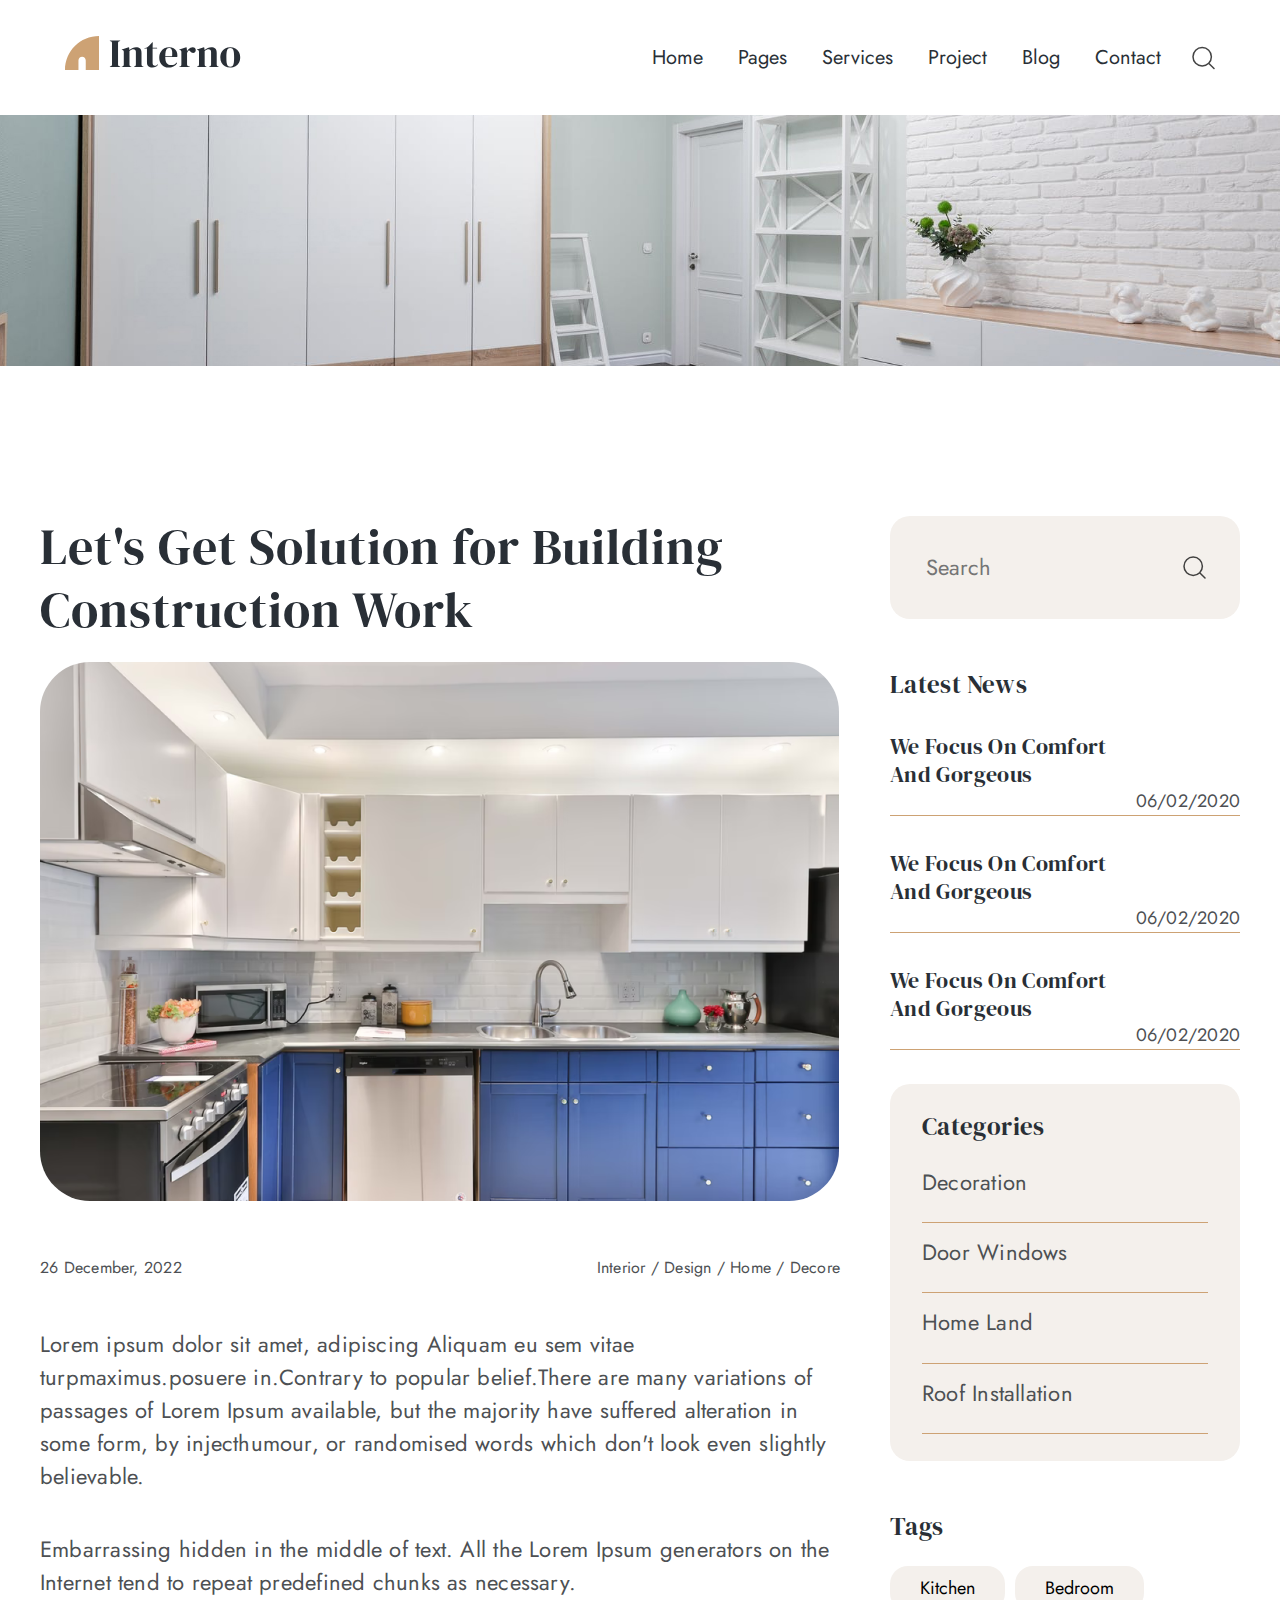
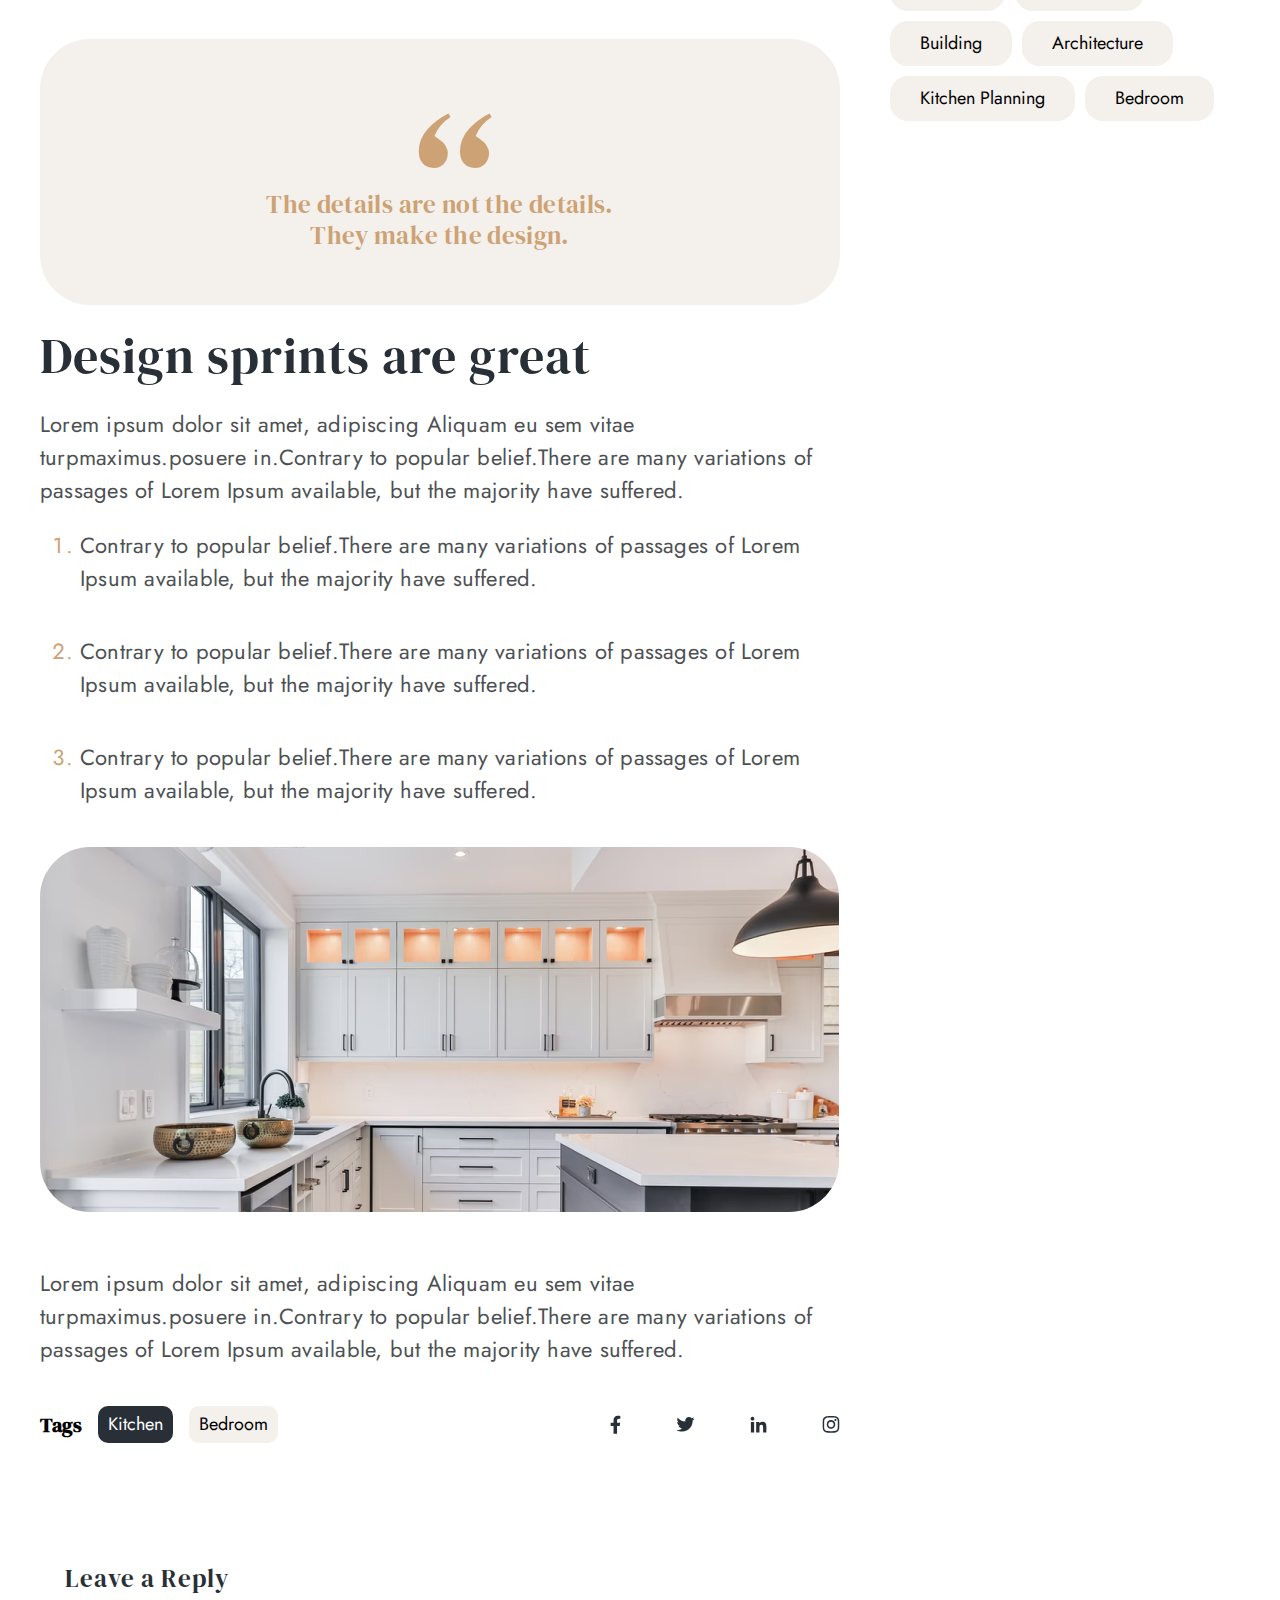
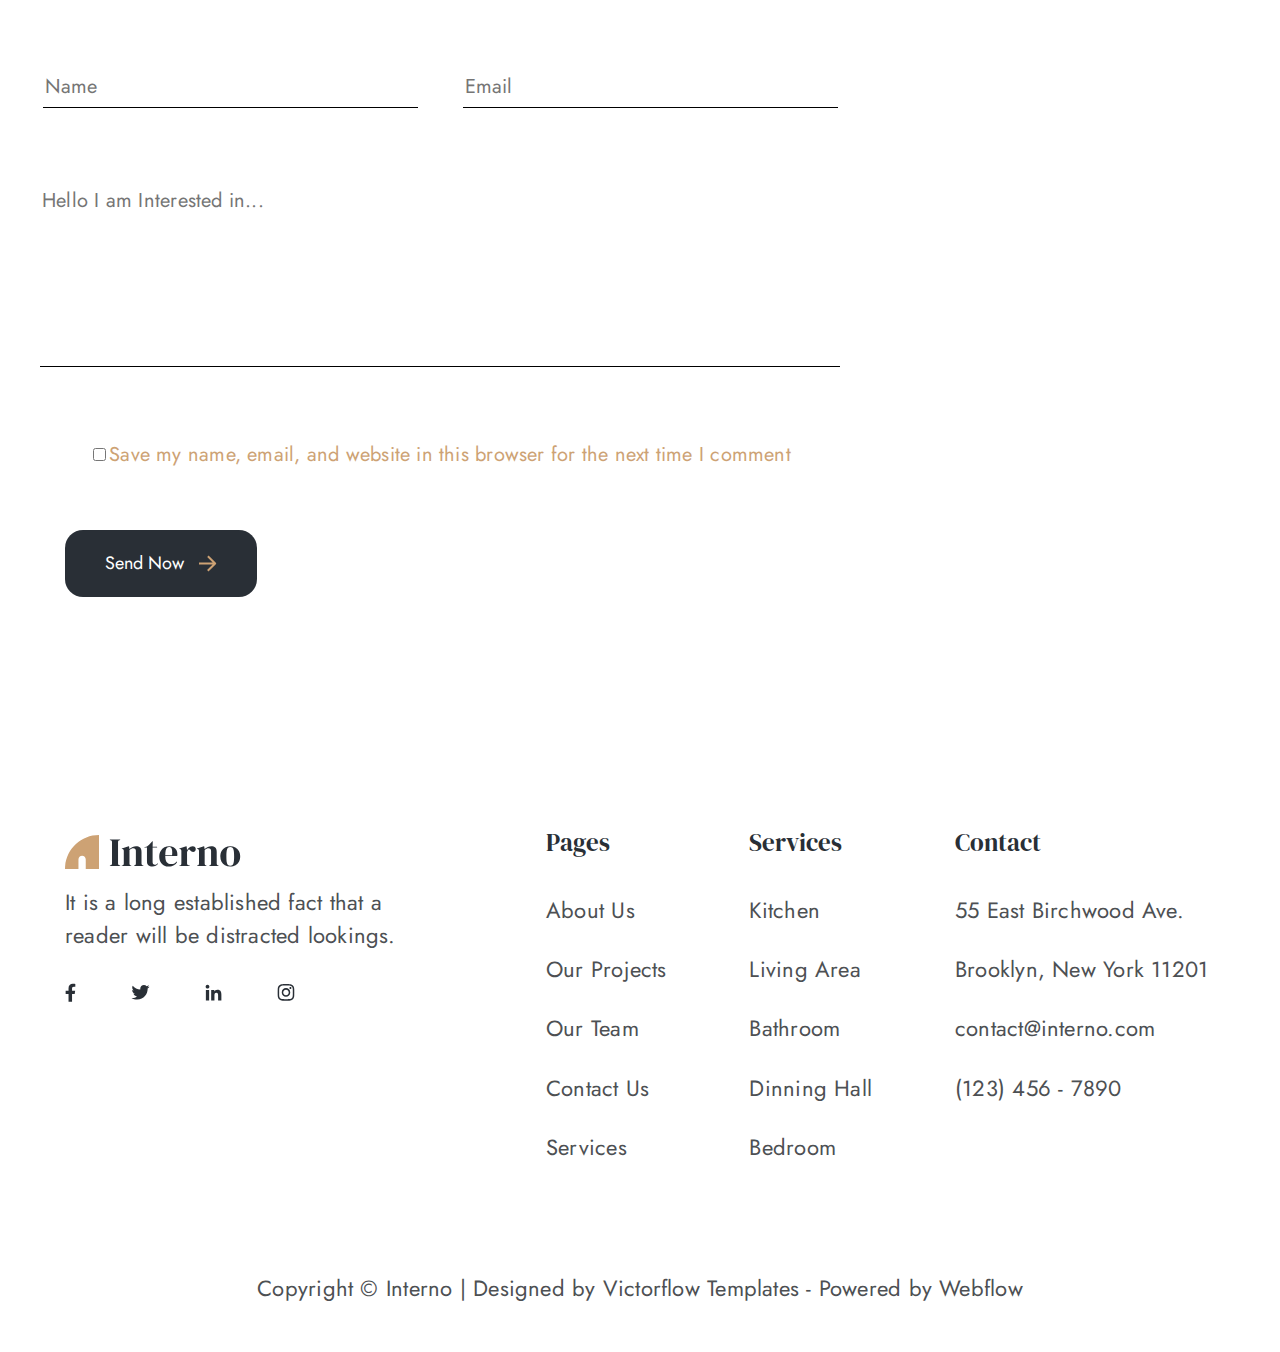
<file: pages/blog1.html>
<!DOCTYPE html>
<html lang="en">
<head>
  <meta charset="UTF-8">
  <meta name="viewport" content="width=device-width, initial-scale=1.0">
  <link rel="stylesheet" href="../styles/global.css">
  <link rel="stylesheet" href="../styles/blog.css">
  <link rel="icon" href="../assets/icons/icon.png">
  <title>Single-Blog | Interno</title>
</head>
<body>
  <header class="header container flex">
    <a href="../index.html">
      <img src="../assets/icons/logo.svg">
    </a>
    <nav class="navWrapper flex">
      <ul class="nav flex fs300 lineHeight1 clrTwo transition">
        <li><a href="../index.html" class="navPages transition">Home</a></li>
        <li><a href="#" class="navPages transition">Pages</a></li>
        <li><a href="./services.html" class="navPages transition">Services</a></li>
        <li><a href="./project.html" class="navPages transition">Project</a></li>
        <li><a href="./blog.html" class="navPages transition">Blog</a></li>
        <li><a href="./contactUs.html" class="navPages transition">Contact</a></li>
      </ul>
      <img src="../assets/icons/search.svg" class="pointer">
      <button class="navToggle pointer transition"></button>
    </nav>
  </header>
  
  <main class="pagesHeader singleBlogHeader flex">
    <div class="headerContent flex bgFive">
    </div>
  </main>

  <section class="blogSingle container flex">
    <section class="blogDetails">
      <h1 class="sBlogHeader clrTwo ffSerifDisplay fs800 lineHeight1 letterSpacing3">Let's Get Solution for Building Construction Work</h1>
      <img class="sImg" src="../assets/images/blog/singleImg1.png">
      <div class="flex date iconDate">
        <p class="clrFour fs100 lineHeight2 letterSpacing1">26 December, 2022</p>
        <p class="clrFour fs100 lineHeight2 letterSpacing1">Interior / Design / Home / Decore</p>
      </div>
      <p class="marginP clrFour fs400 lineHeight2 letterSpacing1">Lorem ipsum dolor sit amet, adipiscing Aliquam eu sem vitae turpmaximus.posuere in.Contrary to popular belief.There are many variations of passages of Lorem Ipsum available, but the majority have suffered alteration in some form, by injecthumour, or randomised words which don't look even slightly believable.</p>
      <p class="marginP clrFour fs400 lineHeight2 letterSpacing1">Embarrassing hidden in the middle of text. All the Lorem Ipsum generators on the Internet tend to repeat predefined chunks as necessary.</p>
      <div class="quote flex bgThree">
        <h1 class="clrOne ffSerifDisplay italic" style="font-size: 200px;">“</h1>
        <h2 class="clrOne ffSerifDisplay fs500 letterSpacing2 lineHeight1">The details are not the details.<br>They make the design.</h2>
      </div>
      <h1 class="sBlogHeader fs800 clrTwo ffSerifDisplay lineHeight1 letterSpacing3">Design sprints are great</h1>
      <p class="clrFour fs400 lineHeight2 letterSpacing1">Lorem ipsum dolor sit amet, adipiscing Aliquam eu sem vitae turpmaximus.posuere in.Contrary to popular belief.There are many variations of passages of Lorem Ipsum available, but the majority have suffered.</p>
      <ol class="marginP bottomList clrFour fs400 letterSpacing1 lineHeight2">
        <li class="marginP">Contrary to popular belief.There are many variations of passages of Lorem Ipsum available, but the majority have suffered.</li>
        <li class="marginP">Contrary to popular belief.There are many variations of passages of Lorem Ipsum available, but the majority have suffered.</li>
        <li class="marginP">Contrary to popular belief.There are many variations of passages of Lorem Ipsum available, but the majority have suffered.</li>
      </ol>
      <img class="sImg" src="../assets/images/blog/singleImg2.png">
      <p class="marginP clrFour fs400 lineHeight2 letterSpacing1">Lorem ipsum dolor sit amet, adipiscing Aliquam eu sem vitae turpmaximus.posuere in.Contrary to popular belief.There are many variations of passages of Lorem Ipsum available, but the majority have suffered.</p>
      <div class="marginP flex center iconDate" style="justify-content: space-between;">
        <div class="flex center">
          <p class="bold ffSerifDisplay fs300">Tags</p>
          <p class="btn btnDark flex bgTwo clrFive fs200 transition">Kitchen</p>
          <p class="btn btnWhite flex bgTwo clrFive fs200 transition">Bedroom</p>
        </div>
        <div class="flex socialsHolder">
          <img src="../assets/icons/facebook.svg" class="socials pointer">
          <img src="../assets/icons/twitter.svg" class="socials pointer">
          <img src="../assets/icons/linkedIn.svg" class="socials pointer">
          <img src="../assets/icons/instagram.svg" class="socials pointer">
        </div>
      </div>
      <section class="container">
        <div class="contact flex">
          <h1 class="clrTwo ffSerifDisplay fs500 lineHeight1 letterSpacing3">Leave a Reply</h1>
          <form class="contactForm flex">
            <div class="input1Holder flex">
              <input type="text" name="name" class="input1 clrFour fs300 lineHeight2 letterSpacing1" placeholder="Name" required>
              <input type="email" name="email" class="input1 clrFour fs300 lineHeight2 letterSpacing1" placeholder="Email" required>
            </div>
            <input type="text" name="text" class="input2 clrFour fs300 lineHeight2 letterSpacing1" placeholder="Hello I am Interested in...">
            <p class="clrOne fs300 lineHeight1 letterSpacing1"><input class="check" type="checkbox">Save my name, email, and website in this browser for the next time I comment</p>
            <a type="submit" class="btn btnDark flex bgTwo clrFive fs200 transition"><p>Send Now</p><img src="../assets/icons/arrowGold.svg"></a>
          </form>
        </div>
      </section>
    </section>
    <section class="aside">
      <div class="searchInput bgThree flex"><input type="text" placeholder="Search" class="clrOne"><img src="../assets/icons/search.svg"></div>
      <h3 class="clrTwo ffSerifDisplay fs500 lineHeight1 letterSpacing2" style="margin-block: 50px 33px;">Latest News</h3>
      <div class="asideNew">
        <h3 class="clrTwo ffSerifDisplay fs400 lineHeight1 letterSpacing2">We Focus On Comfort <br> And Gorgeous</h3>
        <p class="clrFour fs200 lineHeight2 letterSpacing1" style="text-align: end;">06/02/2020</p>
      </div>
      <div class="asideNew">
        <h3 class="clrTwo ffSerifDisplay fs400 lineHeight1 letterSpacing2">We Focus On Comfort <br> And Gorgeous</h3>
        <p class="clrFour fs200 lineHeight2 letterSpacing1" style="text-align: end;">06/02/2020</p>
      </div>
      <div class="asideNew">
        <h3 class="clrTwo ffSerifDisplay fs400 lineHeight1 letterSpacing2">We Focus On Comfort <br> And Gorgeous</h3>
        <p class="clrFour fs200 lineHeight2 letterSpacing1" style="text-align: end;">06/02/2020</p>
      </div>
      <div class="categories bgThree">
        <h3 class="clrTwo ffSerifDisplay fs500 lineHeight1 letterSpacing2" style="margin-bottom: 10px;">Categories</h3>
        <p class="category clrFour fs400 lineHeight3 letterSpacing1">Decoration</p>
        <p class="category clrFour fs400 lineHeight3 letterSpacing1">Door Windows</p>
        <p class="category clrFour fs400 lineHeight3 letterSpacing1">Home Land</p>
        <p class="category clrFour fs400 lineHeight3 letterSpacing1">Roof Installation</p>
      </div>
      <div class="tags">
        <h3 class="clrTwo ffSerifDisplay fs500 lineHeight1 letterSpacing2" style="margin-block: 50px 24px;">Tags</h3>
        <div class="tagsBtns flex">
          <p class="btn btnWhite flex bgTwo clrFive fs200 transition pointer">Kitchen</p>
          <p class="btn btnWhite flex bgTwo clrFive fs200 transition pointer">Bedroom</p>
          <p class="btn btnWhite flex bgTwo clrFive fs200 transition pointer">Building</p>
          <p class="btn btnWhite flex bgTwo clrFive fs200 transition pointer">Architecture</p>
          <p class="btn btnWhite flex bgTwo clrFive fs200 transition pointer">Kitchen Planning</p>
          <p class="btn btnWhite flex bgTwo clrFive fs200 transition pointer">Bedroom</p>

        </div>
      </div>
    </section>
  </section>
  
  <footer class="container">
    <section class="footer flex">
      <section class="footerAbt flex">
        <div>
          <img src="../assets/icons/logo.svg">
          <p class="footerText fs400 lineHeight2 letterSpacing1 clrFour">It is a long established fact that a reader will be distracted lookings.</p>
        </div>
        <div class="flex socialsHolder">
          <img src="../assets/icons/facebook.svg" class="socials pointer">
          <img src="../assets/icons/twitter.svg" class="socials pointer">
          <img src="../assets/icons/linkedIn.svg" class="socials pointer">
          <img src="../assets/icons/instagram.svg" class="socials pointer">
        </div>
      </section>
      <div class="mobFooter flex">
        <section>
          <nav>
            <h3 class="ffSerifDisplay clrTwo fs500 lineHeight1">Pages</h3>
            <ul class="fs400 lineHeight3 letterSpacing1 clrFour">
              <li><a href="./about.html" class="footerPages transition">About Us</a></li>
              <li><a href="./project.html" class="footerPages transition">Our Projects</a></li>
              <li><a href="./team.html" class="footerPages transition">Our Team</a></li>
              <li><a href="./contactUs.html" class="footerPages transition">Contact Us</a></li>
              <li><a href="./services.html" class="footerPages transition">Services</a></li>
            </ul>
          </nav>
        </section>
        <section>
          <h3 class="ffSerifDisplay clrTwo fs500 lineHeight1">Services</h3>
          <nav>
            <ul class="fs400 lineHeight3 letterSpacing1 clrFour">
              <li><a href="#" class="footerPages transition">Kitchen</a></li>
              <li><a href="#" class="footerPages transition">Living Area</a></li>
              <li><a href="#" class="footerPages transition">Bathroom</a></li>
              <li><a href="#" class="footerPages transition">Dinning Hall</a></li>
              <li><a href="#" class="footerPages transition">Bedroom</a></li>
            </ul>
          </nav>
        </section>
        <section>
          <h3 class="ffSerifDisplay clrTwo fs500 lineHeight1">Contact</h3>
          <nav>
            <ul class="footerAdress fs400 letterSpacing1 lineHeight3 clrFour">
              <li>55 East Birchwood Ave. Brooklyn, New York 11201</li>
              <li>contact@interno.com</li>
              <li>(123) 456 - 7890</li>
            </ul>
          </nav>
        </section>
      </section>
    </section>
    <p class="copyright clrFour fs400 lineHeight1 letterSpacing1">Copyright © Interno | Designed by Victorflow Templates - Powered by Webflow</p>
  </footer>
  
  <script src="../scripts/nav.js"></script>
</body>
</html>
</file>
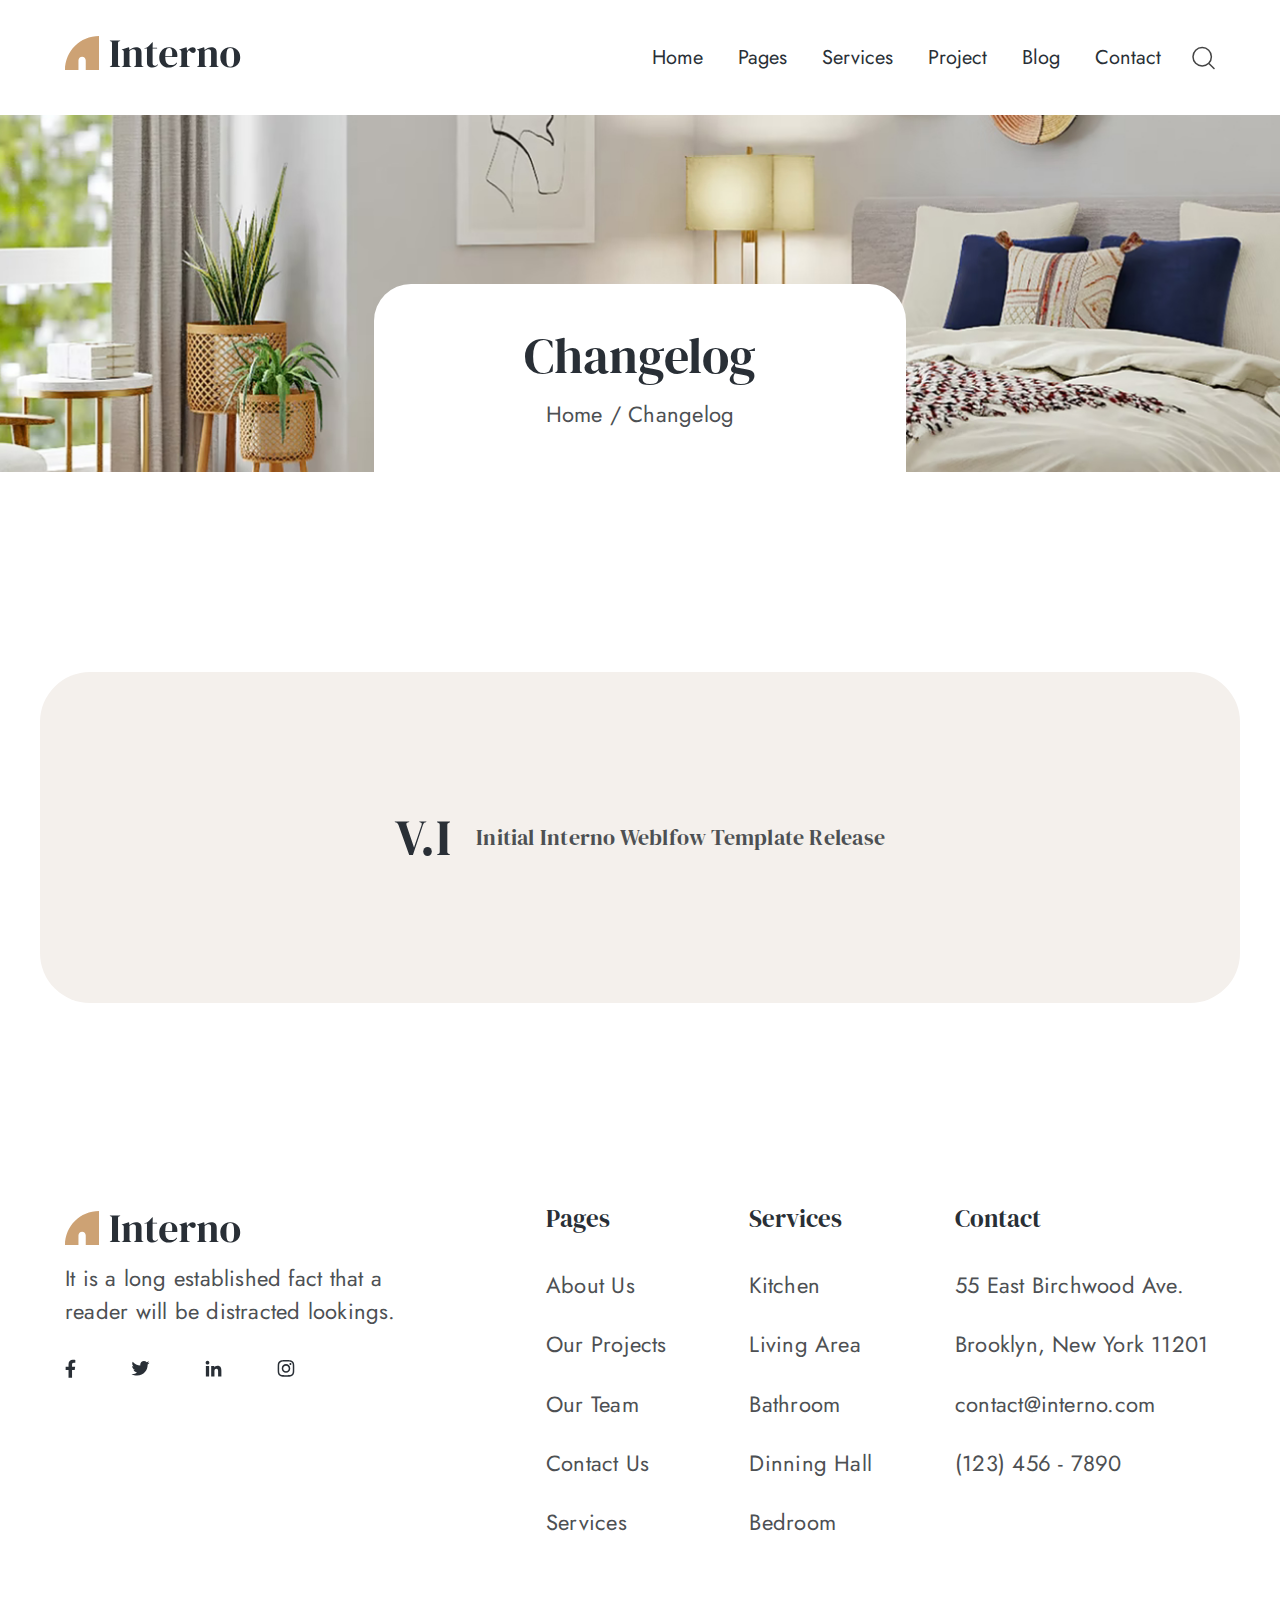
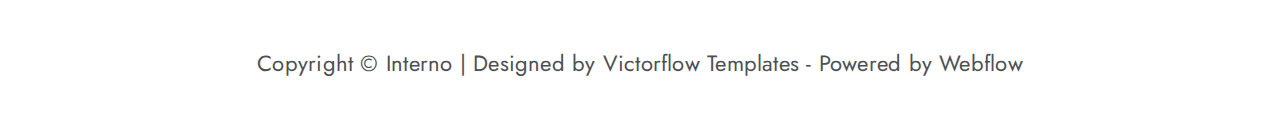
<file: pages/chengelog.html>
<!DOCTYPE html>
<html lang="en">
<head>
  <meta charset="UTF-8">
  <meta name="viewport" content="width=device-width, initial-scale=1.0">
  <link rel="stylesheet" href="../styles/global.css">
  <link rel="stylesheet" href="../styles/changelog.css">
  <link rel="icon" href="../assets/icons/icon.png">
  <title>Changelog | Interno</title>
</head>
<body>
  <header class="header container flex">
    <a href="../index.html">
      <img src="../assets/icons/logo.svg">
    </a>
    <nav class="navWrapper flex">
      <ul class="nav flex fs300 lineHeight1 clrTwo transition">
        <li><a href="../index.html" class="navPages transition">Home</a></li>
        <li><a href="#" class="navPages transition">Pages</a></li>
        <li><a href="./services.html" class="navPages transition">Services</a></li>
        <li><a href="./project.html" class="navPages transition">Project</a></li>
        <li><a href="./blog.html" class="navPages transition">Blog</a></li>
        <li><a href="./contactUs.html" class="navPages transition">Contact</a></li>
      </ul>
      <img src="../assets/icons/search.svg" class="pointer">
      <button class="navToggle pointer transition"></button>
    </nav>
  </header>

  <main class="pagesHeader changelogHeader flex">
    <div class="headerContent flex bgFive">
      <h2 class="clrTwo ffSerifDisplay fs800 lineHeight1">Changelog</h2>
      <h3 class="clrFour fs400 lineHeight2 letterSpacing1">Home / Changelog</h3>
    </div>
  </main>

  <section class="changelogCont container bgThree">
    <h1 class="flex clrTwo fs800 ffSerifDisplay lineHeight2 letterSpacing2">V.I <span class="clrFour fs400 lineHeight2 letterSpacing1">Initial Interno Weblfow Template Release</span></h1>
  </section>

  <footer class="container">
    <section class="footer flex">
      <section class="footerAbt flex">
        <div>
          <img src="../assets/icons/logo.svg">
          <p class="footerText fs400 lineHeight2 letterSpacing1 clrFour">It is a long established fact that a reader will be distracted lookings.</p>
        </div>
        <div class="flex socialsHolder">
          <img src="../assets/icons/facebook.svg" class="socials pointer">
          <img src="../assets/icons/twitter.svg" class="socials pointer">
          <img src="../assets/icons/linkedIn.svg" class="socials pointer">
          <img src="../assets/icons/instagram.svg" class="socials pointer">
        </div>
      </section>
      <div class="mobFooter flex">
        <section>
          <nav>
            <h3 class="ffSerifDisplay clrTwo fs500 lineHeight1">Pages</h3>
            <ul class="fs400 lineHeight3 letterSpacing1 clrFour">
              <li><a href="./about.html" class="footerPages transition">About Us</a></li>
              <li><a href="./project.html" class="footerPages transition">Our Projects</a></li>
              <li><a href="./team.html" class="footerPages transition">Our Team</a></li>
              <li><a href="./contactUs.html" class="footerPages transition">Contact Us</a></li>
              <li><a href="./services.html" class="footerPages transition">Services</a></li>
            </ul>
          </nav>
        </section>
        <section>
          <h3 class="ffSerifDisplay clrTwo fs500 lineHeight1">Services</h3>
          <nav>
            <ul class="fs400 lineHeight3 letterSpacing1 clrFour">
              <li><a href="#" class="footerPages transition">Kitchen</a></li>
              <li><a href="#" class="footerPages transition">Living Area</a></li>
              <li><a href="#" class="footerPages transition">Bathroom</a></li>
              <li><a href="#" class="footerPages transition">Dinning Hall</a></li>
              <li><a href="#" class="footerPages transition">Bedroom</a></li>
            </ul>
          </nav>
        </section>
        <section>
          <h3 class="ffSerifDisplay clrTwo fs500 lineHeight1">Contact</h3>
          <nav>
            <ul class="footerAdress fs400 letterSpacing1 lineHeight3 clrFour">
              <li>55 East Birchwood Ave. Brooklyn, New York 11201</li>
              <li>contact@interno.com</li>
              <li>(123) 456 - 7890</li>
            </ul>
          </nav>
        </section>
      </section>
    </section>
    <p class="copyright clrFour fs400 lineHeight1 letterSpacing1">Copyright © Interno | Designed by Victorflow Templates - Powered by Webflow</p>
  </footer>
  <script src="../scripts/nav.js"></script>
</body>
</html>
</file>
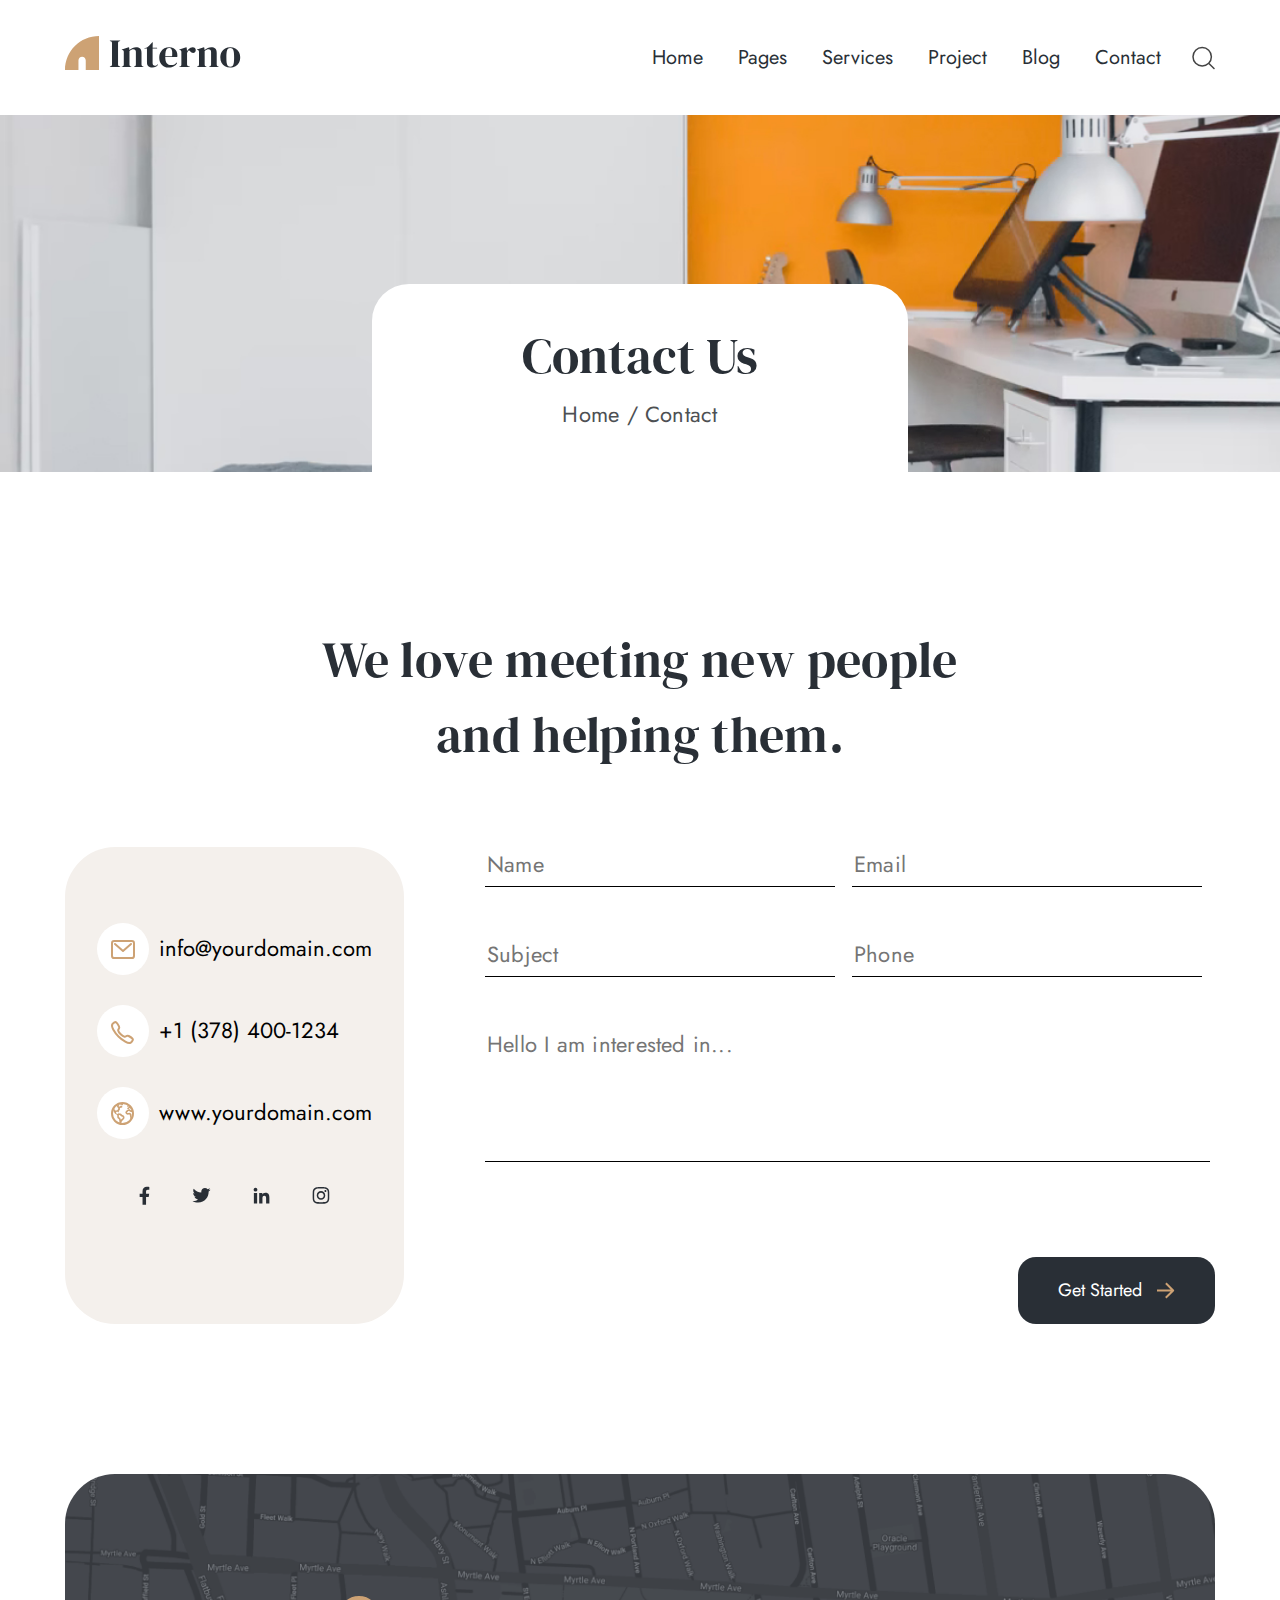
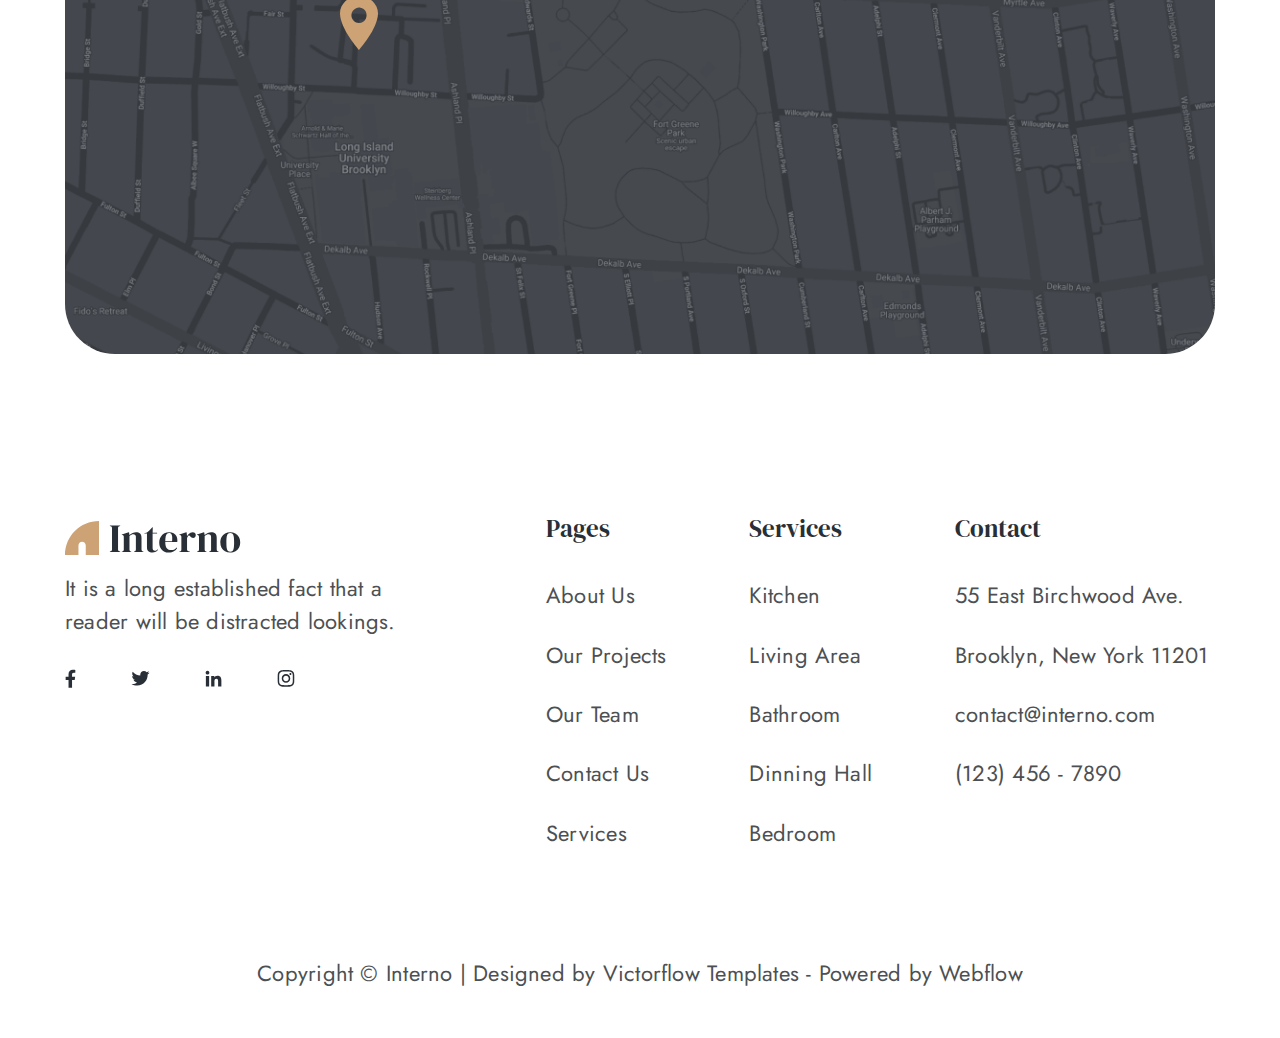
<file: pages/contactUs.html>
<!DOCTYPE html>
<html lang="en">
<head>
  <meta charset="UTF-8">
  <meta name="viewport" content="width=device-width, initial-scale=1.0">
  <link rel="stylesheet" href="../styles/global.css">
  <link rel="stylesheet" href="../styles/contactUs.css">
  <link rel="icon" href="../assets/icons/icon.png">
  <title>Contact Us | Interno</title>
</head>
<body>
  <header class="header container flex">
    <a href="../index.html">
      <img src="../assets/icons/logo.svg">
    </a>
    <nav class="navWrapper flex">
      <ul class="nav flex fs300 lineHeight1 clrTwo transition">
        <li><a href="../index.html" class="navPages transition">Home</a></li>
        <li><a href="#" class="navPages transition">Pages</a></li>
        <li><a href="./services.html" class="navPages transition">Services</a></li>
        <li><a href="./project.html" class="navPages transition">Project</a></li>
        <li><a href="./blog.html" class="navPages transition">Blog</a></li>
        <li><a href="./contactUs.html" class="navPages transition">Contact</a></li>
      </ul>
      <img src="../assets/icons/search.svg" class="pointer">
      <button class="navToggle pointer transition"></button>
    </nav>
  </header>
  
  <main class="pagesHeader contactHeader flex">
    <div class="headerContent flex bgFive">
      <h2 class="clrTwo ffSerifDisplay fs800 lineHeight1">Contact Us</h2>
      <h3 class="clrFour fs400 lineHeight2 letterSpacing1">Home / Contact</h3>
    </div>
  </main>

  <section class="contactForm container">
    <h1 class="mainTxt clrTwo ffSerifDisplay fs800 lineHeight2 letterSpacing2">We love meeting new people and helping them.</h1>
    <div class="applicationForm flex">
      <div class="infoContainer flex bgThree">
        <div class="flex">
          <div class="ourInfo flex">
            <img src="../assets/icons/email.svg">
            <p>info@yourdomain.com</p>
          </div>
          <div class="ourInfo flex">
            <img src="../assets/icons/phone.svg">
            <p>+1 (378) 400-1234</p>
          </div>
          <div class="ourInfo flex">
            <img src="../assets/icons/globe.svg">
            <p>www.yourdomain.com</p>
          </div>
        </div>
        <div class="flex cardSoc">
          <img src="../assets/icons/facebook.svg" class="socials pointer">
          <img src="../assets/icons/twitter.svg" class="socials pointer">
          <img src="../assets/icons/linkedIn.svg" class="socials pointer">
          <img src="../assets/icons/instagram.svg" class="socials pointer">
        </div>
      </div>
      <form class="appForm">
        <div>
          <input type="text" class="input1 clrFour fs400 lineHeight2 letterSpacing1" placeholder="Name">
          <input type="email" class="input1 clrFour fs400 lineHeight2 letterSpacing1" placeholder="Email">
        </div>
        <div>
          <input type="text" class="input1 clrFour fs400 lineHeight2 letterSpacing1" placeholder="Subject">
          <input type="number" class="input1 clrFour fs400 lineHeight2 letterSpacing1" placeholder="Phone">
        </div>
        <input type="text" class="input2 clrFour fs400 lineHeight2 letterSpacing1" placeholder="Hello I am interested in...">
        <div class="flex btnHolder"><button class="btn btnDark flex bgTwo clrFive fs200 transition"><p>Get Started</p><img src="../assets/icons/arrowGold.svg"></button></div>
      </form>
    </div>
  </section>

  <section class="container location">
    <img class="locationImg" src="../assets/images/index/location.png">
    <img class="vector" src="../assets/icons/vector.svg">
  </section>

  <footer class="container">
    <section class="footer flex">
      <section class="footerAbt flex">
        <div>
          <img src="../assets/icons/logo.svg">
          <p class="footerText fs400 lineHeight2 letterSpacing1 clrFour">It is a long established fact that a reader will be distracted lookings.</p>
        </div>
        <div class="flex socialsHolder">
          <img src="../assets/icons/facebook.svg" class="socials pointer">
          <img src="../assets/icons/twitter.svg" class="socials pointer">
          <img src="../assets/icons/linkedIn.svg" class="socials pointer">
          <img src="../assets/icons/instagram.svg" class="socials pointer">
        </div>
      </section>
      <div class="mobFooter flex">
        <section>
          <nav>
            <h3 class="ffSerifDisplay clrTwo fs500 lineHeight1">Pages</h3>
            <ul class="fs400 lineHeight3 letterSpacing1 clrFour">
              <li><a href="./about.html" class="footerPages transition">About Us</a></li>
              <li><a href="./project.html" class="footerPages transition">Our Projects</a></li>
              <li><a href="./team.html" class="footerPages transition">Our Team</a></li>
              <li><a href="./contactUs.html" class="footerPages transition">Contact Us</a></li>
              <li><a href="./services.html" class="footerPages transition">Services</a></li>
            </ul>
          </nav>
        </section>
        <section>
          <h3 class="ffSerifDisplay clrTwo fs500 lineHeight1">Services</h3>
          <nav>
            <ul class="fs400 lineHeight3 letterSpacing1 clrFour">
              <li><a href="#" class="footerPages transition">Kitchen</a></li>
              <li><a href="#" class="footerPages transition">Living Area</a></li>
              <li><a href="#" class="footerPages transition">Bathroom</a></li>
              <li><a href="#" class="footerPages transition">Dinning Hall</a></li>
              <li><a href="#" class="footerPages transition">Bedroom</a></li>
            </ul>
          </nav>
        </section>
        <section>
          <h3 class="ffSerifDisplay clrTwo fs500 lineHeight1">Contact</h3>
          <nav>
            <ul class="footerAdress fs400 letterSpacing1 lineHeight3 clrFour">
              <li>55 East Birchwood Ave. Brooklyn, New York 11201</li>
              <li>contact@interno.com</li>
              <li>(123) 456 - 7890</li>
            </ul>
          </nav>
        </section>
      </section>
    </section>
    <p class="copyright clrFour fs400 lineHeight1 letterSpacing1">Copyright © Interno | Designed by Victorflow Templates - Powered by Webflow</p>
  </footer>
  
  <script src="../scripts/openClose.js"></script>
  <script src="../scripts/nav.js"></script>
</body>
</html>
</file>
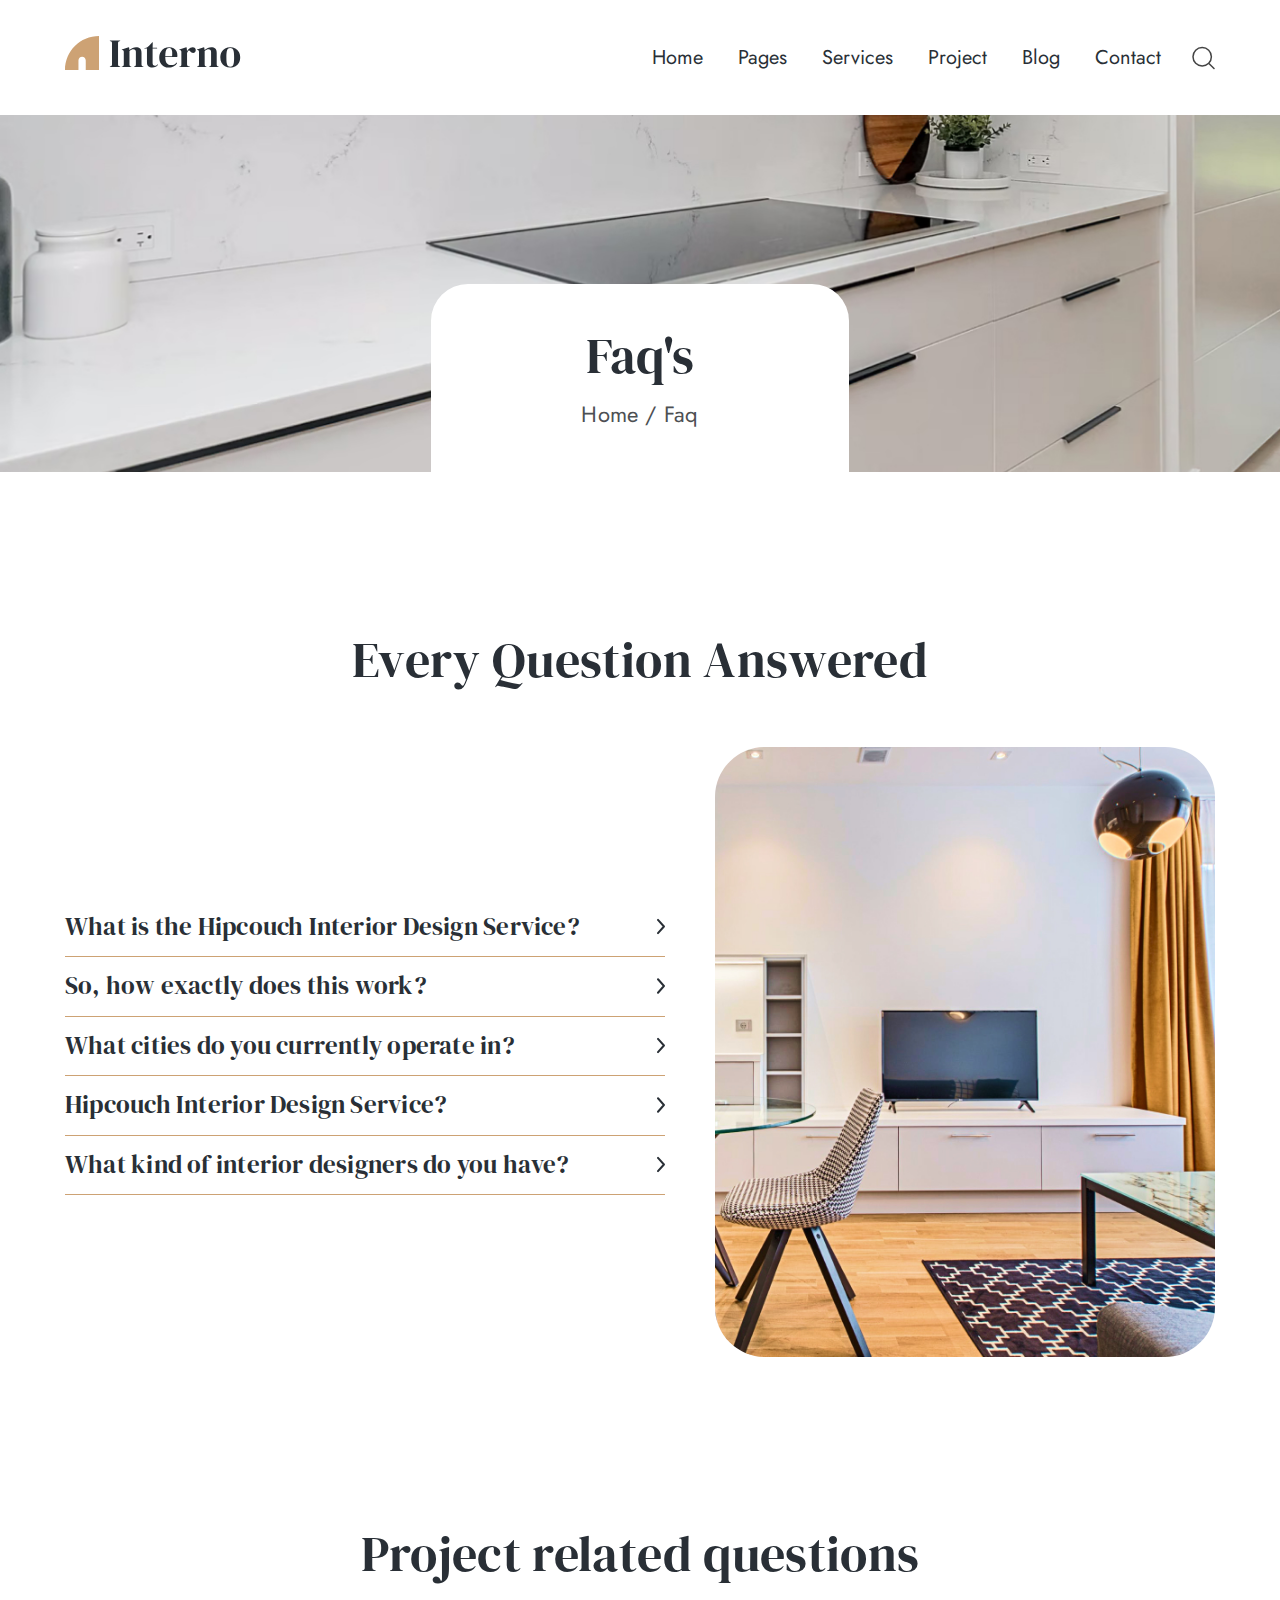
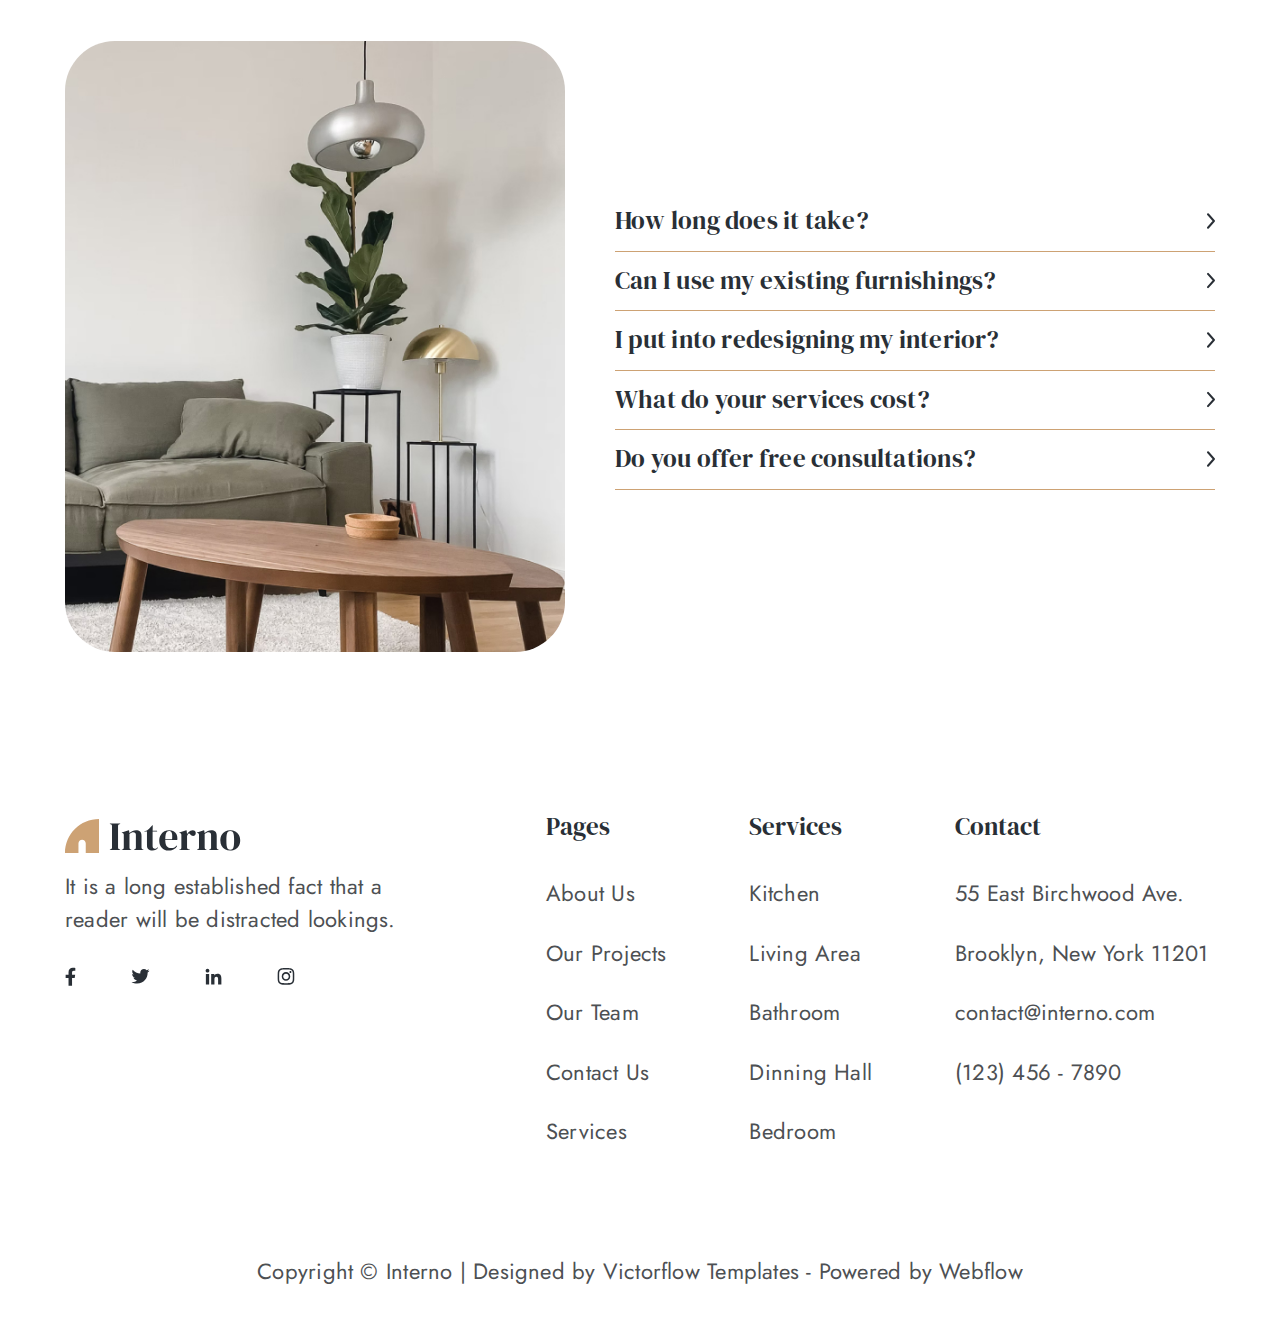
<file: pages/faq.html>
<!DOCTYPE html>
<html lang="en">
<head>
  <meta charset="UTF-8">
  <meta name="viewport" content="width=device-width, initial-scale=1.0">
  <link rel="stylesheet" href="../styles/global.css">
  <link rel="stylesheet" href="../styles/faq.css">
  <link rel="icon" href="../assets/icons/icon.png">
  <title>FAQ | Interno</title>
</head>
<body>
  <header class="header container flex">
    <a href="../index.html">
      <img src="../assets/icons/logo.svg">
    </a>
    <nav class="navWrapper flex">
      <ul class="nav flex fs300 lineHeight1 clrTwo transition">
        <li><a href="../index.html" class="navPages transition">Home</a></li>
        <li><a href="#" class="navPages transition">Pages</a></li>
        <li><a href="./services.html" class="navPages transition">Services</a></li>
        <li><a href="./project.html" class="navPages transition">Project</a></li>
        <li><a href="./blog.html" class="navPages transition">Blog</a></li>
        <li><a href="./contactUs.html" class="navPages transition">Contact</a></li>
      </ul>
      <img src="../assets/icons/search.svg" class="pointer">
      <button class="navToggle pointer transition"></button>
    </nav>
  </header>
  
  <main class="pagesHeader faqHeader flex">
    <div class="headerContent flex bgFive">
      <h2 class="clrTwo ffSerifDisplay fs800 lineHeight1">Faq's</h2>
      <h3 class="clrFour fs400 lineHeight2 letterSpacing1">Home / Faq</h3>
    </div>
  </main>

  <section class="faqWrapper container">
    <h1 class="ffSerifDisplay fs800 clrTwo lineHeight2 letterSpacing2">Every Question Answered</h1>
    <div class="faq flex">
      <div class="faqQA">
        <div>
          <h2 class="faqQuestion transition pointer flex ffSerifDisplay clrTwo fs500 lineHeight2 letterSpacing1"><p>What is the Hipcouch Interior Design Service?</p><img class="arrow-0" src="../assets/icons/arrowRight.svg"></h2>
          <hr class="goldLine">
          <p class="faqAnswer-0 faqAnswer transition clrFour fs400 lineHeight1 letterSpacing1 open">Lorem ipsum dolor sit amet, adipiscing Aliquam eu sem vitae turpmaximus.posuere in.</p>
        </div>
        <div>
          <h2 class="faqQuestion transition pointer flex ffSerifDisplay clrTwo fs500 lineHeight2 letterSpacing1">So, how exactly does this work? <img class="arrow-1" src="../assets/icons/arrowRight.svg"></h2>
          <hr class="goldLine">
          <p class="faqAnswer-1 faqAnswer transition clrFour fs400 lineHeight1 letterSpacing1 open">Lorem ipsum dolor sit amet, adipiscing Aliquam eu sem vitae turpmaximus.posuere in.</p>
        </div>
        <div>
          <h2 class="faqQuestion transition pointer flex ffSerifDisplay clrTwo fs500 lineHeight2 letterSpacing1">What cities do you currently operate in? <img class="arrow-2" src="../assets/icons/arrowRight.svg"></h2>
          <hr class="goldLine">
          <p class="faqAnswer-2 faqAnswer transition clrFour fs400 lineHeight1 letterSpacing1 open">Lorem ipsum dolor sit amet, adipiscing Aliquam eu sem vitae turpmaximus.posuere in.</p>
        </div>
        <div>
          <h2 class="faqQuestion transition pointer flex ffSerifDisplay clrTwo fs500 lineHeight2 letterSpacing1">Hipcouch Interior Design Service? <img class="arrow-3" src="../assets/icons/arrowRight.svg"></h2>
          <hr class="goldLine">
          <p class="faqAnswer-3 faqAnswer transition clrFour fs400 lineHeight1 letterSpacing1 open">Lorem ipsum dolor sit amet, adipiscing Aliquam eu sem vitae turpmaximus.posuere in.</p>
        </div>
        <div>
          <h2 class="faqQuestion transition pointer flex ffSerifDisplay clrTwo fs500 lineHeight2 letterSpacing1">What kind of interior designers do you have? <img class="arrow-4" src="../assets/icons/arrowRight.svg"></h2>
          <hr class="goldLine">
          <p class="faqAnswer-4 faqAnswer transition clrFour fs400 lineHeight1 letterSpacing1 open">Lorem ipsum dolor sit amet, adipiscing Aliquam eu sem vitae turpmaximus.posuere in.</p>
        </div>
      </div>
      <div><img class="faqImg" src="../assets/images/faq/faqImg1.jpg"></div>
    </div>
  </section>
  <section class="faqWrapper container marginBtm">
    <h1 class="ffSerifDisplay fs800 clrTwo lineHeight2 letterSpacing2">Project related questions</h1>
    <div class="faq flex">
      <div><img class="faqImg" src="../assets/images/faq/faqImg2.jpg"></div>
      <div class="faqQA">
        <div>
          <h2 class="faqQuestion transition pointer flex ffSerifDisplay clrTwo fs500 lineHeight2 letterSpacing1"><p>How long does it take? </p><img class="arrow-5" src="../assets/icons/arrowRight.svg"></h2>
          <hr class="goldLine">
          <p class="faqAnswer-5 faqAnswer transition clrFour fs400 lineHeight1 letterSpacing1 open">Lorem ipsum dolor sit amet, adipiscing Aliquam eu sem vitae turpmaximus.posuere in.</p>
        </div>
        <div>
          <h2 class="faqQuestion transition pointer flex ffSerifDisplay clrTwo fs500 lineHeight2 letterSpacing1">Can I use my existing furnishings? <img class="arrow-6" src="../assets/icons/arrowRight.svg"></h2>
          <hr class="goldLine">
          <p class="faqAnswer-6 faqAnswer transition clrFour fs400 lineHeight1 letterSpacing1 open">Lorem ipsum dolor sit amet, adipiscing Aliquam eu sem vitae turpmaximus.posuere in.</p>
        </div>
        <div>
          <h2 class="faqQuestion transition pointer flex ffSerifDisplay clrTwo fs500 lineHeight2 letterSpacing1">I put into redesigning my interior? <img class="arrow-7" src="../assets/icons/arrowRight.svg"></h2>
          <hr class="goldLine">
          <p class="faqAnswer-7 faqAnswer transition clrFour fs400 lineHeight1 letterSpacing1 open">Lorem ipsum dolor sit amet, adipiscing Aliquam eu sem vitae turpmaximus.posuere in.</p>
        </div>
        <div>
          <h2 class="faqQuestion transition pointer flex ffSerifDisplay clrTwo fs500 lineHeight2 letterSpacing1">What do your services cost? <img class="arrow-8" src="../assets/icons/arrowRight.svg"></h2>
          <hr class="goldLine">
          <p class="faqAnswer-8 faqAnswer transition clrFour fs400 lineHeight1 letterSpacing1 open">Lorem ipsum dolor sit amet, adipiscing Aliquam eu sem vitae turpmaximus.posuere in.</p>
        </div>
        <div>
          <h2 class="faqQuestion transition pointer flex ffSerifDisplay clrTwo fs500 lineHeight2 letterSpacing1">Do you offer free consultations? <img class="arrow-9" src="../assets/icons/arrowRight.svg"></h2>
          <hr class="goldLine">
          <p class="faqAnswer-9 faqAnswer transition clrFour fs400 lineHeight1 letterSpacing1 open">Lorem ipsum dolor sit amet, adipiscing Aliquam eu sem vitae turpmaximus.posuere in.</p>
        </div>
      </div>
    </div>
  </section>
  <footer class="container">
    <section class="footer flex">
      <section class="footerAbt flex">
        <div>
          <img src="../assets/icons/logo.svg">
          <p class="footerText fs400 lineHeight2 letterSpacing1 clrFour">It is a long established fact that a reader will be distracted lookings.</p>
        </div>
        <div class="flex socialsHolder">
          <img src="../assets/icons/facebook.svg" class="socials pointer">
          <img src="../assets/icons/twitter.svg" class="socials pointer">
          <img src="../assets/icons/linkedIn.svg" class="socials pointer">
          <img src="../assets/icons/instagram.svg" class="socials pointer">
        </div>
      </section>
      <div class="mobFooter flex">
        <section>
          <nav>
            <h3 class="ffSerifDisplay clrTwo fs500 lineHeight1">Pages</h3>
            <ul class="fs400 lineHeight3 letterSpacing1 clrFour">
              <li><a href="./about.html" class="footerPages transition">About Us</a></li>
              <li><a href="./project.html" class="footerPages transition">Our Projects</a></li>
              <li><a href="./team.html" class="footerPages transition">Our Team</a></li>
              <li><a href="./contactUs.html" class="footerPages transition">Contact Us</a></li>
              <li><a href="./services.html" class="footerPages transition">Services</a></li>
            </ul>
          </nav>
        </section>
        <section>
          <h3 class="ffSerifDisplay clrTwo fs500 lineHeight1">Services</h3>
          <nav>
            <ul class="fs400 lineHeight3 letterSpacing1 clrFour">
              <li><a href="#" class="footerPages transition">Kitchen</a></li>
              <li><a href="#" class="footerPages transition">Living Area</a></li>
              <li><a href="#" class="footerPages transition">Bathroom</a></li>
              <li><a href="#" class="footerPages transition">Dinning Hall</a></li>
              <li><a href="#" class="footerPages transition">Bedroom</a></li>
            </ul>
          </nav>
        </section>
        <section>
          <h3 class="ffSerifDisplay clrTwo fs500 lineHeight1">Contact</h3>
          <nav>
            <ul class="footerAdress fs400 letterSpacing1 lineHeight3 clrFour">
              <li>55 East Birchwood Ave. Brooklyn, New York 11201</li>
              <li>contact@interno.com</li>
              <li>(123) 456 - 7890</li>
            </ul>
          </nav>
        </section>
      </section>
    </section>
    <p class="copyright clrFour fs400 lineHeight1 letterSpacing1">Copyright © Interno | Designed by Victorflow Templates - Powered by Webflow</p>
  </footer>
  
  <script src="../scripts/openClose.js"></script>
  <script src="../scripts/nav.js"></script>
</body>
</html>
</file>
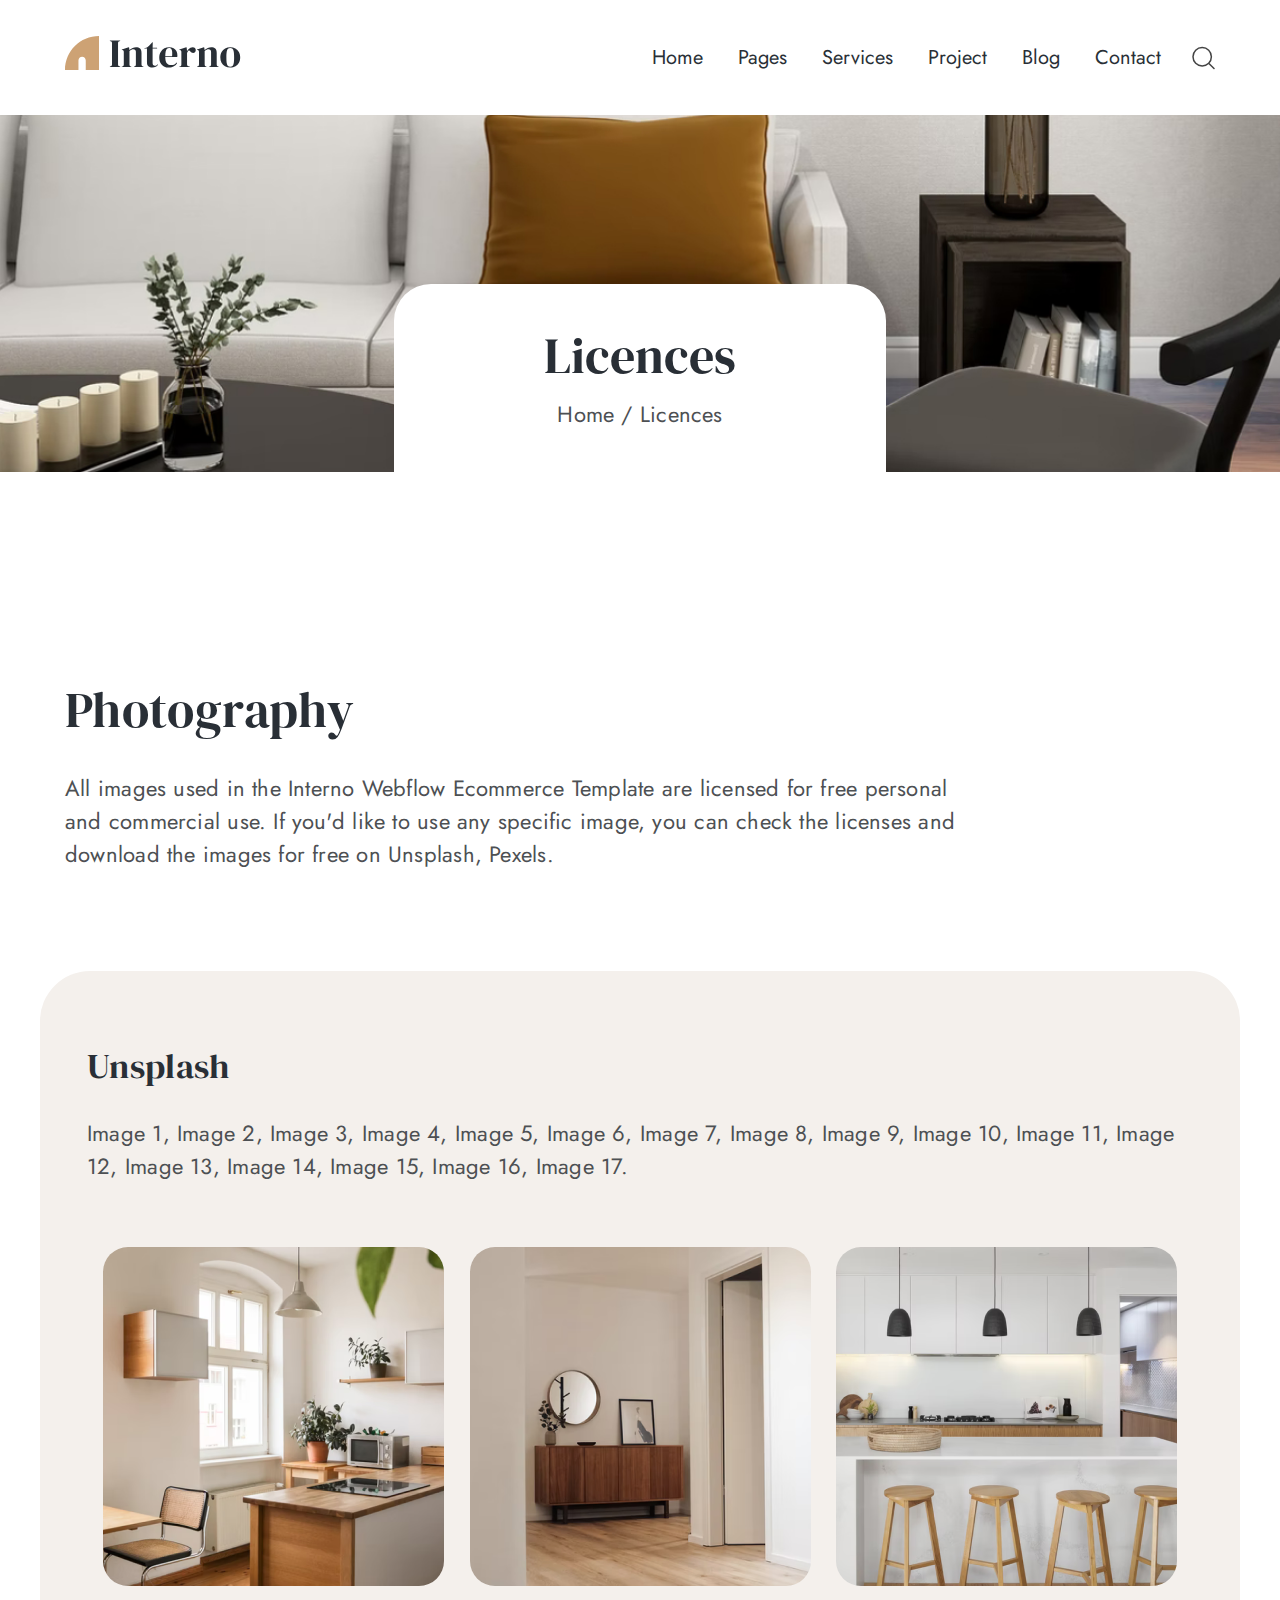
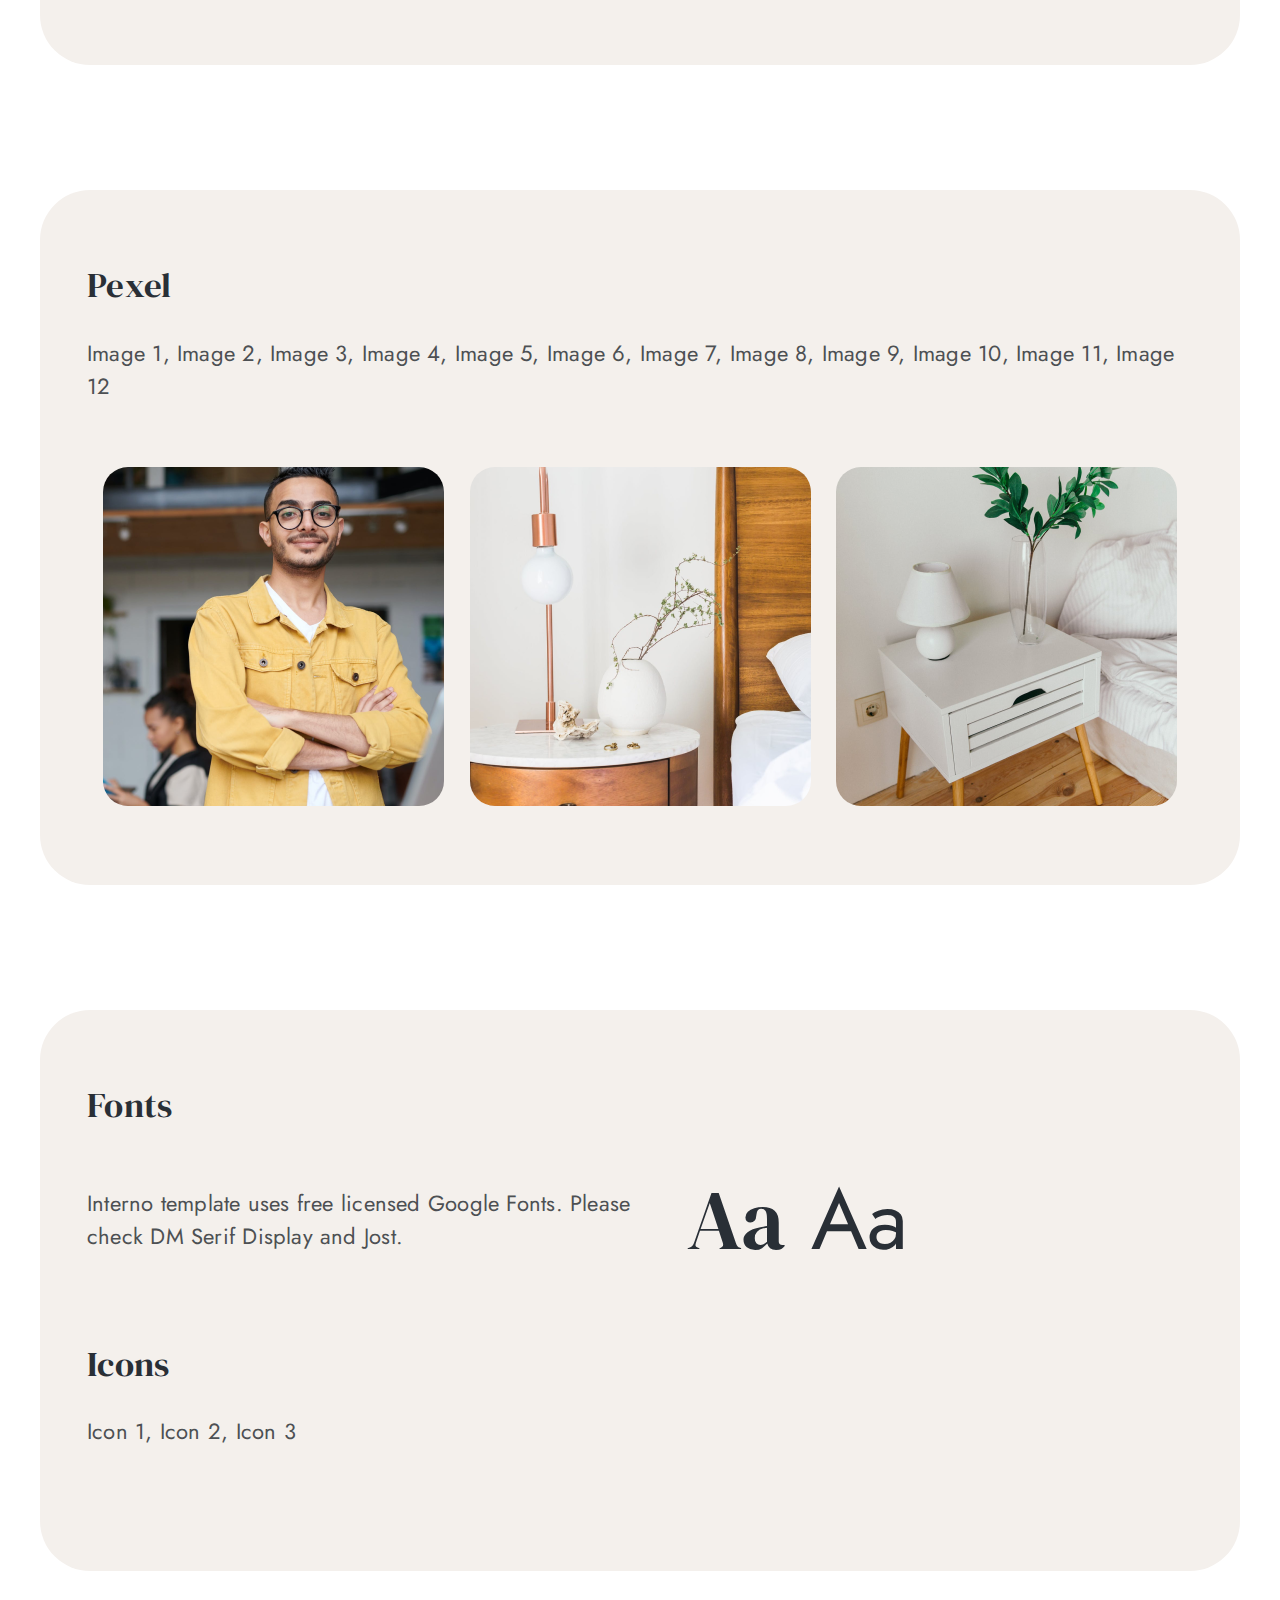
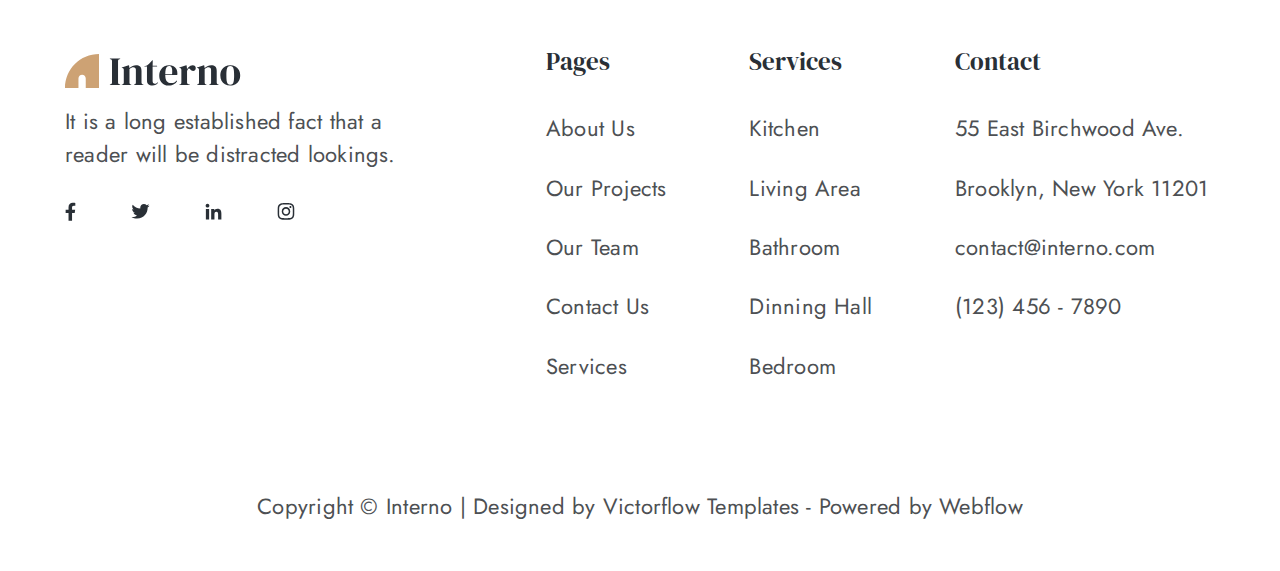
<file: pages/licence.html>
<!DOCTYPE html>
<html lang="en">
<head>
  <meta charset="UTF-8">
  <meta name="viewport" content="width=device-width, initial-scale=1.0">
  <link rel="stylesheet" href="../styles/global.css">
  <link rel="stylesheet" href="../styles/licence.css">
  <link rel="icon" href="../assets/icons/icon.png">
  <title>Licence | Interno</title>
</head>
<body>
  <header class="header container flex">
    <a href="../index.html">
      <img src="../assets/icons/logo.svg">
    </a>
    <nav class="navWrapper flex">
      <ul class="nav flex fs300 lineHeight1 clrTwo transition">
        <li><a href="../index.html" class="navPages transition">Home</a></li>
        <li><a href="#" class="navPages transition">Pages</a></li>
        <li><a href="./services.html" class="navPages transition">Services</a></li>
        <li><a href="./project.html" class="navPages transition">Project</a></li>
        <li><a href="./blog.html" class="navPages transition">Blog</a></li>
        <li><a href="./contactUs.html" class="navPages transition">Contact</a></li>
      </ul>
      <img src="../assets/icons/search.svg" class="pointer">
      <button class="navToggle pointer transition"></button>
    </nav>
  </header>
  
  <main class="pagesHeader licenceHeader flex">
    <div class="headerContent flex bgFive">
      <h2 class="clrTwo ffSerifDisplay fs800 lineHeight1">Licences</h2>
      <h3 class="clrFour fs400 lineHeight2 letterSpacing1">Home / Licences</h3>
    </div>
  </main>

  <section class="container">
    <div class="photography">
      <h1 class="clrTwo ffSerifDisplay fs800 lineHeight2 letterSpacing2">Photography</h1>
      <p class="clrFour fs400 lineHeight2 letterSpacing1">All images used in the Interno Webflow Ecommerce Template are licensed for free personal and commercial use. If you'd like to use any specific image, you can check the licenses and download the images for free on Unsplash, Pexels.</p>
    </div>
  </section>

  <section class="sources container bgThree">
    <h2 class="clrTwo fs600 ffSerifDisplay letterSpacing2 lineHeight2">Unsplash</h2>
    <p class="clrFour fs400 lineHeight2 letterSpacing1">Image 1, Image 2, Image 3, Image 4, Image 5, Image 6, Image 7, Image 8, Image 9, Image 10, Image 11, Image 12, Image 13, Image 14, Image 15, Image 16, Image 17.</p>
    <div class="imgHolder flex">
      <img src="../assets/images/licence/licenceImg1.png">
      <img src="../assets/images/licence/licenceImg2.png">
      <img src="../assets/images/licence/licenceImg3.png">
    </div>
  </section>

  <section class="sources pexel container bgThree">
    <h2 class="clrTwo fs600 ffSerifDisplay letterSpacing2 lineHeight2">Pexel</h2>
    <p class="clrFour fs400 lineHeight2 letterSpacing1">Image 1, Image 2, Image 3, Image 4, Image 5, Image 6, Image 7, Image 8, Image 9, Image 10, Image 11, Image 12</p>
    <div class="imgHolder flex">
      <img src="../assets/images/licence/licenceImg4.png">
      <img src="../assets/images/licence/licenceImg5.png">
      <img src="../assets/images/licence/licenceImg6.png">
    </div>
  </section>

  <section class="sources bgThree container">
    <div>
      <h3 class="clrTwo ffSerifDisplay fs600 lineHeight2 letterSpacing2">Fonts</h3>
      <div class="flex fonts">
        <p class="clrFour fontsP fs400 lineHeight2 letterSpacing1">Interno template uses free licensed Google Fonts. Please check DM Serif Display and Jost.</p>
        <p class="fs900 clrTwo"><span class="ffSerifDisplay">Aa</span> <span>Aa</span></p>
      </div>
    </div>
    <div>
      <h3 class="clrTwo ffSerifDisplay fs600 lineHeight2 letterSpacing2">Icons</h3>
      <p class="clrFour fs400 lineHeight2 letterSpacing1">Icon 1, Icon 2, Icon 3</p>
    </div>
  </section>

  <footer class="container">
    <section class="footer flex">
      <section class="footerAbt flex">
        <div>
          <img src="../assets/icons/logo.svg">
          <p class="footerText fs400 lineHeight2 letterSpacing1 clrFour">It is a long established fact that a reader will be distracted lookings.</p>
        </div>
        <div class="flex socialsHolder">
          <img src="../assets/icons/facebook.svg" class="socials pointer">
          <img src="../assets/icons/twitter.svg" class="socials pointer">
          <img src="../assets/icons/linkedIn.svg" class="socials pointer">
          <img src="../assets/icons/instagram.svg" class="socials pointer">
        </div>
      </section>
      <div class="mobFooter flex">
        <section>
          <nav>
            <h3 class="ffSerifDisplay clrTwo fs500 lineHeight1">Pages</h3>
            <ul class="fs400 lineHeight3 letterSpacing1 clrFour">
              <li><a href="./about.html" class="footerPages transition">About Us</a></li>
              <li><a href="./project.html" class="footerPages transition">Our Projects</a></li>
              <li><a href="./team.html" class="footerPages transition">Our Team</a></li>
              <li><a href="./contactUs.html" class="footerPages transition">Contact Us</a></li>
              <li><a href="./services.html" class="footerPages transition">Services</a></li>
            </ul>
          </nav>
        </section>
        <section>
          <h3 class="ffSerifDisplay clrTwo fs500 lineHeight1">Services</h3>
          <nav>
            <ul class="fs400 lineHeight3 letterSpacing1 clrFour">
              <li><a href="#" class="footerPages transition">Kitchen</a></li>
              <li><a href="#" class="footerPages transition">Living Area</a></li>
              <li><a href="#" class="footerPages transition">Bathroom</a></li>
              <li><a href="#" class="footerPages transition">Dinning Hall</a></li>
              <li><a href="#" class="footerPages transition">Bedroom</a></li>
            </ul>
          </nav>
        </section>
        <section>
          <h3 class="ffSerifDisplay clrTwo fs500 lineHeight1">Contact</h3>
          <nav>
            <ul class="footerAdress fs400 letterSpacing1 lineHeight3 clrFour">
              <li>55 East Birchwood Ave. Brooklyn, New York 11201</li>
              <li>contact@interno.com</li>
              <li>(123) 456 - 7890</li>
            </ul>
          </nav>
        </section>
      </section>
    </section>
    <p class="copyright clrFour fs400 lineHeight1 letterSpacing1">Copyright © Interno | Designed by Victorflow Templates - Powered by Webflow</p>
  </footer>
  
  <script src="../scripts/openClose.js"></script>
  <script src="../scripts/nav.js"></script>
</body>
</html>
</file>
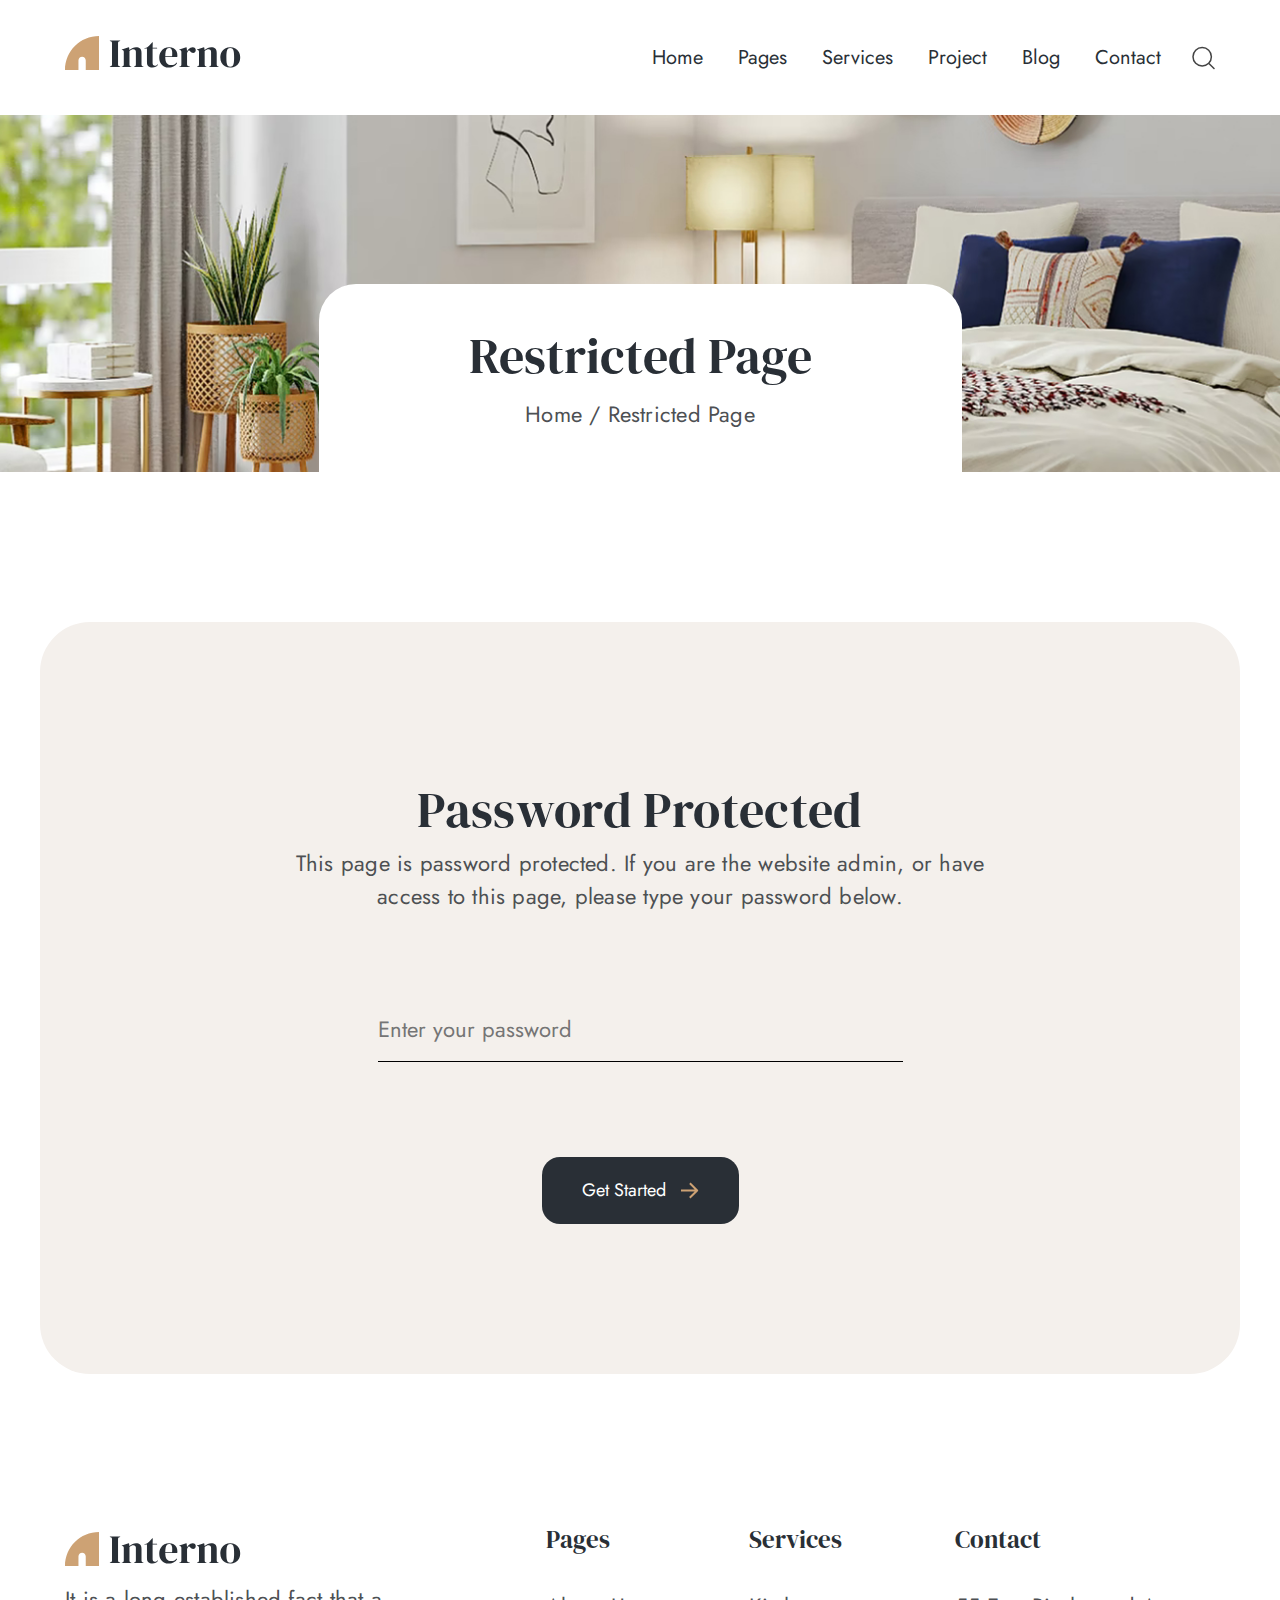
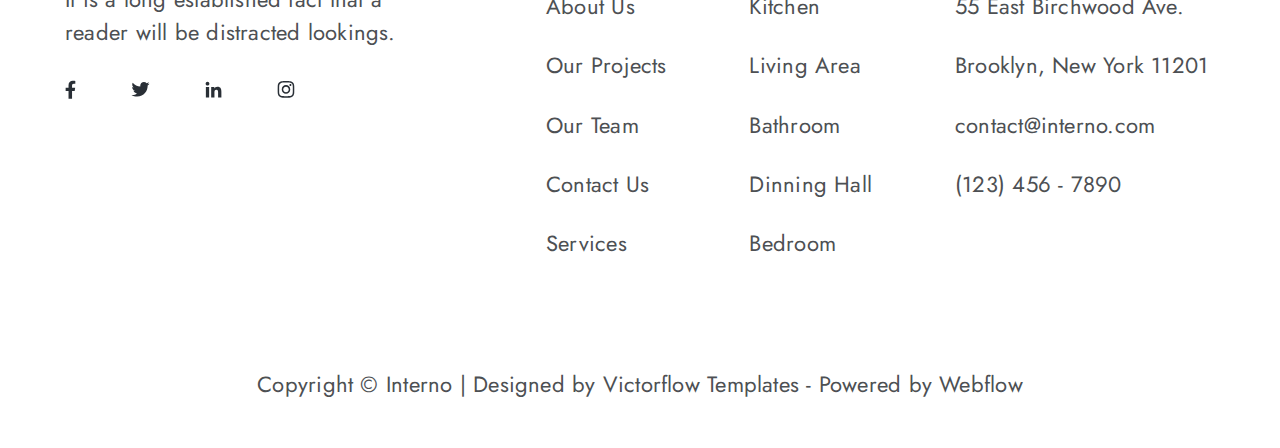
<file: pages/password.html>
<!DOCTYPE html>
<html lang="en">
<head>
  <meta charset="UTF-8">
  <meta name="viewport" content="width=device-width, initial-scale=1.0">
  <link rel="stylesheet" href="../styles/global.css">
  <link rel="stylesheet" href="../styles/password.css">
  <link rel="icon" href="../assets/icons/icon.png">
  <title>Password | Interno</title>
</head>
<body>
  <header class="header container flex">
    <a href="../index.html">
      <img src="../assets/icons/logo.svg">
    </a>
    <nav class="navWrapper flex">
      <ul class="nav flex fs300 lineHeight1 clrTwo transition">
        <li><a href="../index.html" class="navPages transition">Home</a></li>
        <li><a href="#" class="navPages transition">Pages</a></li>
        <li><a href="./services.html" class="navPages transition">Services</a></li>
        <li><a href="./project.html" class="navPages transition">Project</a></li>
        <li><a href="./blog.html" class="navPages transition">Blog</a></li>
        <li><a href="./contactUs.html" class="navPages transition">Contact</a></li>
      </ul>
      <img src="../assets/icons/search.svg" class="pointer">
      <button class="navToggle pointer transition"></button>
    </nav>
  </header>

  <main class="pagesHeader changelogHeader flex">
    <div class="headerContent flex bgFive">
      <h2 class="clrTwo ffSerifDisplay fs800 lineHeight1">Restricted Page</h2>
      <h3 class="clrFour fs400 lineHeight2 letterSpacing1">Home / Restricted Page</h3>
    </div>
  </main>

  <section class="container bgThree">
    <div class="passCont flex">
      <h1 class="clrTwo fs800 ffSerifDisplay lineHeight2 letterSpacing2">Password Protected</h1>
      <p class="clrFour fs400 lineHeight2 letterSpacing1">This page is password protected. If you are the website admin, or have access to this page, please type your password below.</p>
      <input type="password" placeholder="Enter your password" class="input2">
      <button class="btn btnDark flex bgTwo clrFive fs200 transition pointer" href=""><p>Get Started</p><img src="../assets/icons/arrowGold.svg"></button>
    </div>
  </section>

  <footer class="container">
    <section class="footer flex">
      <section class="footerAbt flex">
        <div>
          <img src="../assets/icons/logo.svg">
          <p class="footerText fs400 lineHeight2 letterSpacing1 clrFour">It is a long established fact that a reader will be distracted lookings.</p>
        </div>
        <div class="flex socialsHolder">
          <img src="../assets/icons/facebook.svg" class="socials pointer">
          <img src="../assets/icons/twitter.svg" class="socials pointer">
          <img src="../assets/icons/linkedIn.svg" class="socials pointer">
          <img src="../assets/icons/instagram.svg" class="socials pointer">
        </div>
      </section>
      <div class="mobFooter flex">
        <section>
          <nav>
            <h3 class="ffSerifDisplay clrTwo fs500 lineHeight1">Pages</h3>
            <ul class="fs400 lineHeight3 letterSpacing1 clrFour">
              <li><a href="./about.html" class="footerPages transition">About Us</a></li>
              <li><a href="./project.html" class="footerPages transition">Our Projects</a></li>
              <li><a href="./team.html" class="footerPages transition">Our Team</a></li>
              <li><a href="./contactUs.html" class="footerPages transition">Contact Us</a></li>
              <li><a href="./services.html" class="footerPages transition">Services</a></li>
            </ul>
          </nav>
        </section>
        <section>
          <h3 class="ffSerifDisplay clrTwo fs500 lineHeight1">Services</h3>
          <nav>
            <ul class="fs400 lineHeight3 letterSpacing1 clrFour">
              <li><a href="#" class="footerPages transition">Kitchen</a></li>
              <li><a href="#" class="footerPages transition">Living Area</a></li>
              <li><a href="#" class="footerPages transition">Bathroom</a></li>
              <li><a href="#" class="footerPages transition">Dinning Hall</a></li>
              <li><a href="#" class="footerPages transition">Bedroom</a></li>
            </ul>
          </nav>
        </section>
        <section>
          <h3 class="ffSerifDisplay clrTwo fs500 lineHeight1">Contact</h3>
          <nav>
            <ul class="footerAdress fs400 letterSpacing1 lineHeight3 clrFour">
              <li>55 East Birchwood Ave. Brooklyn, New York 11201</li>
              <li>contact@interno.com</li>
              <li>(123) 456 - 7890</li>
            </ul>
          </nav>
        </section>
      </section>
    </section>
    <p class="copyright clrFour fs400 lineHeight1 letterSpacing1">Copyright © Interno | Designed by Victorflow Templates - Powered by Webflow</p>
  </footer>
  <script src="../scripts/nav.js"></script>
</body>
</html>
</file>
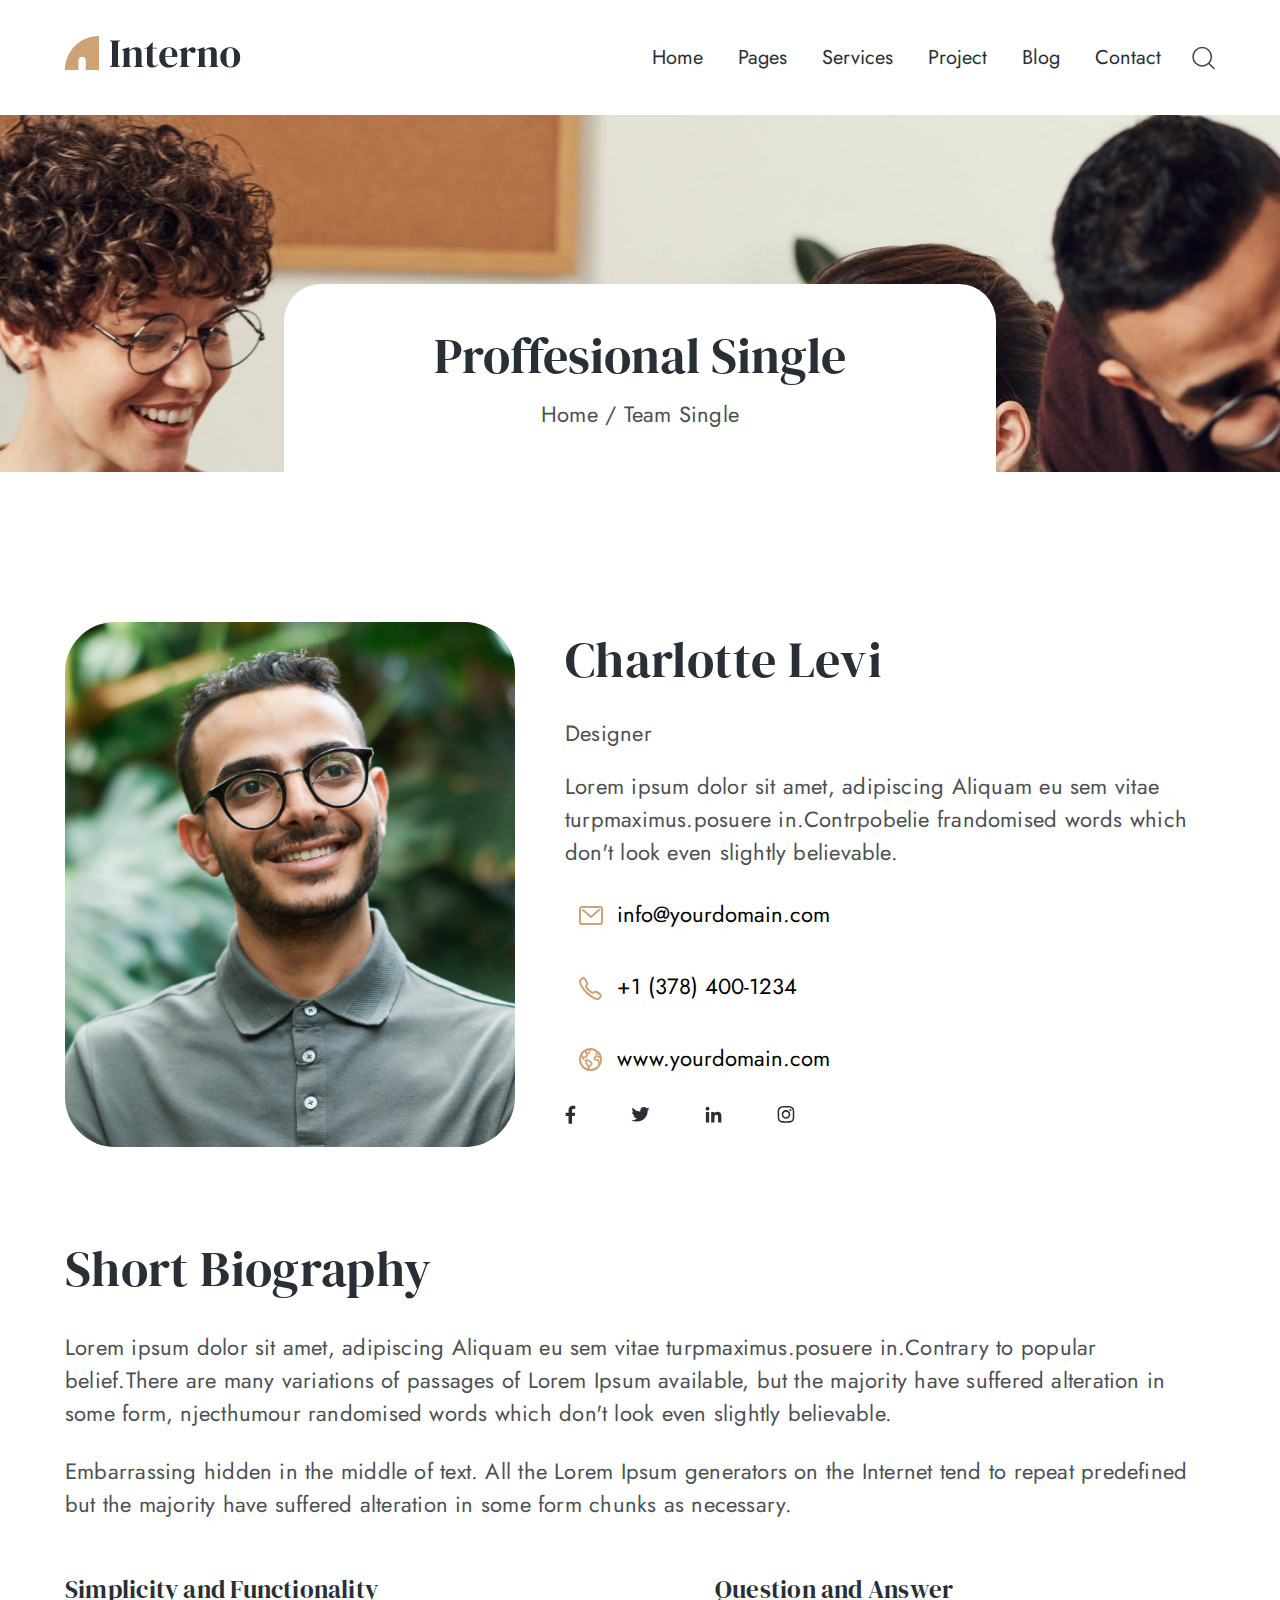
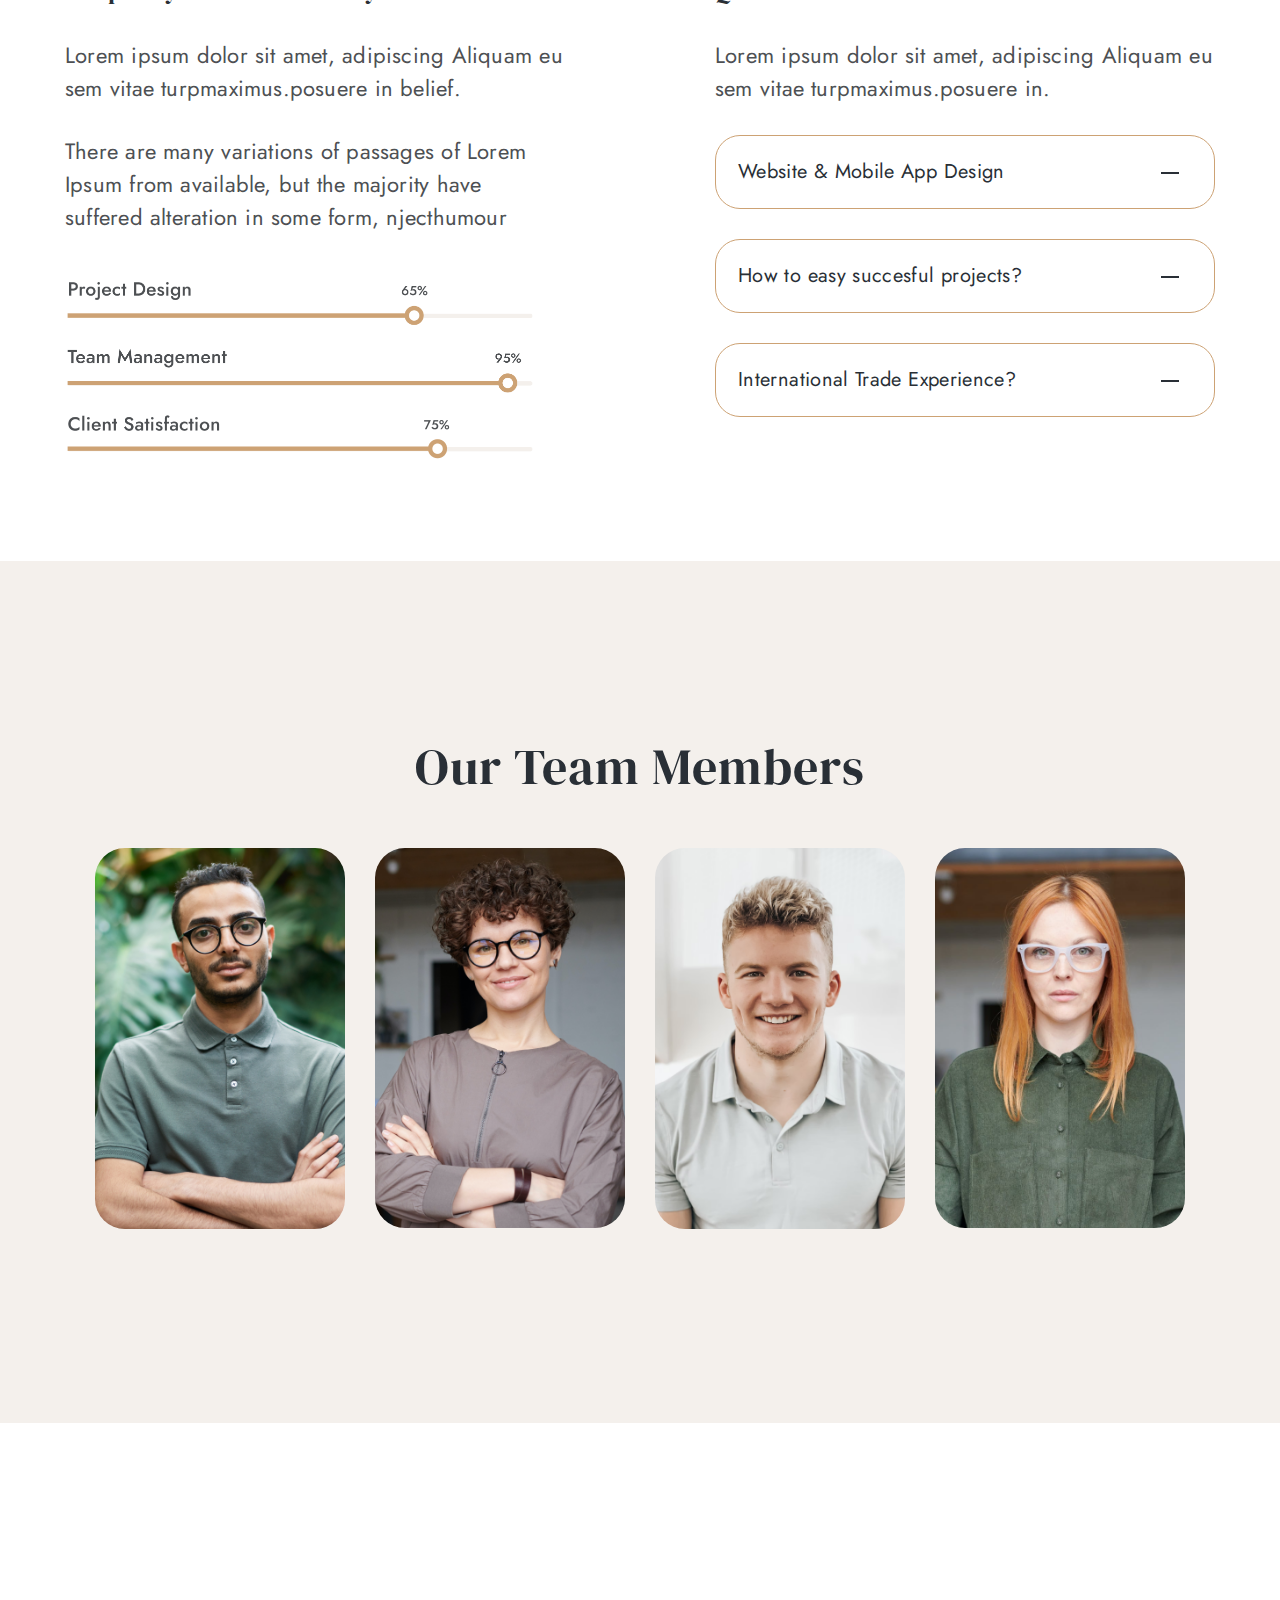
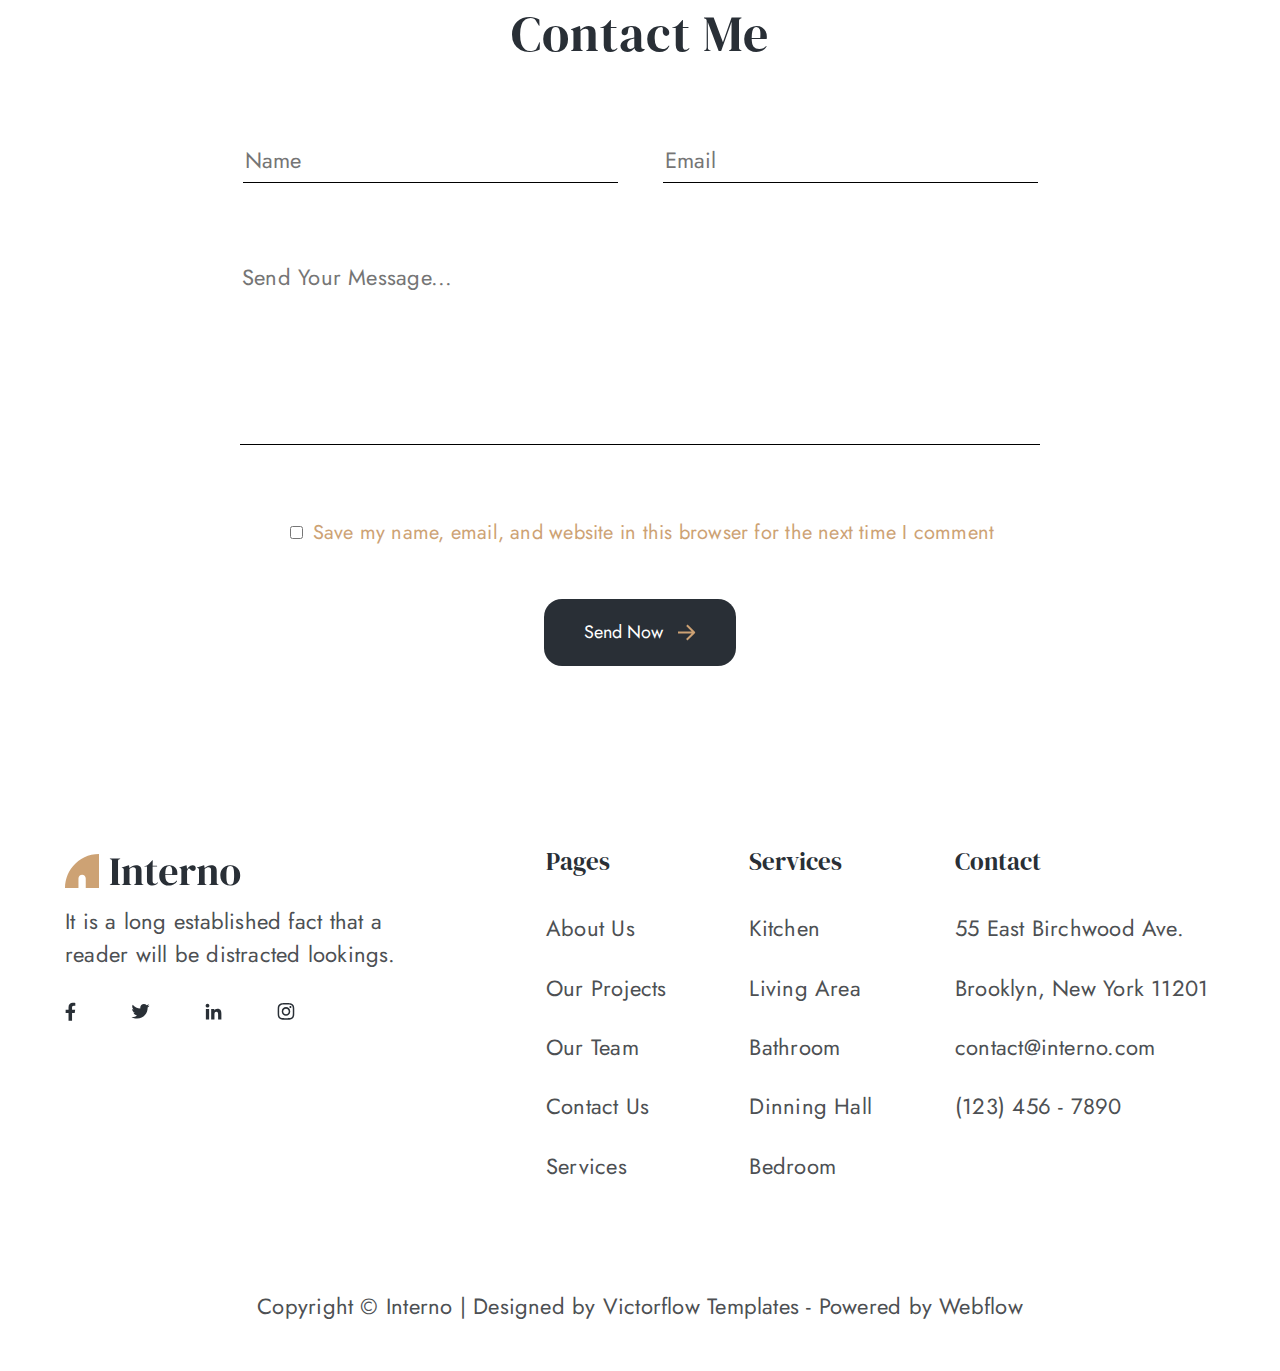
<file: pages/person1.html>
<!DOCTYPE html>
<html lang="en">
<head>
  <meta charset="UTF-8">
  <meta name="viewport" content="width=device-width, initial-scale=1.0">
  <link rel="stylesheet" href="../styles/global.css">
  <link rel="stylesheet" href="../styles/team.css">
  <link rel="icon" href="../assets/icons/icon.png">
  <title>Single | Interno</title>
</head>
<body>
  <header class="header container flex">
    <a href="../index.html">
      <img src="../assets/icons/logo.svg">
    </a>
    <nav class="navWrapper flex">
      <ul class="nav flex fs300 lineHeight1 clrTwo transition">
        <li><a href="../index.html" class="navPages transition">Home</a></li>
        <li><a href="#" class="navPages transition">Pages</a></li>
        <li><a href="./services.html" class="navPages transition">Services</a></li>
        <li><a href="./project.html" class="navPages transition">Project</a></li>
        <li><a href="./blog.html" class="navPages transition">Blog</a></li>
        <li><a href="./contactUs.html" class="navPages transition">Contact</a></li>
      </ul>
      <img src="../assets/icons/search.svg" class="pointer">
      <button class="navToggle pointer transition"></button>
    </nav>
  </header>
  
  <main class="pagesHeader teamSingleHeader flex">
    <div class="headerContent flex bgFive">
      <h2 class="clrTwo ffSerifDisplay fs800 lineHeight1">Proffesional Single</h2>
      <h3 class="clrFour fs400 lineHeight2 letterSpacing1">Home / Team Single</h3>
    </div>
  </main>

  <section class="singleContainer container flex">
    <div>
      <img class="singleImg" src="../assets/people/person1Happy.png">
    </div>
    <div class="singleInfo flex">
      <h2 class="clrTwo fs800 ffSerifDisplay lineHeight2 letterSpacing2">Charlotte Levi</h2>
      <h3 class="clrFour fs400 lineHeight2 letterSpacing1">Designer</h3>
      <p class="clrFour fs400 lineHeight2 letterSpacing1">Lorem ipsum dolor sit amet, adipiscing Aliquam eu sem vitae turpmaximus.posuere in.Contrpobelie frandomised words which don't look even slightly believable.</p>
      <div class="ourInfo flex">
        <img src="../assets/icons/email.svg">
        <p>info@yourdomain.com</p>
      </div>
      <div class="ourInfo flex">
        <img src="../assets/icons/phone.svg">
        <p>+1 (378) 400-1234</p>
      </div>
      <div class="ourInfo flex">
        <img src="../assets/icons/globe.svg">
        <p>www.yourdomain.com</p>
      </div>
      <div class="flex socialsHolder">
        <img src="../assets/icons/facebook.svg" class="socials pointer">
        <img src="../assets/icons/twitter.svg" class="socials pointer">
        <img src="../assets/icons/linkedIn.svg" class="socials pointer">
        <img src="../assets/icons/instagram.svg" class="socials pointer">
      </div>
    </div>
  </section>

  <section class="bio container flex">
    <h2 class="fs800 clrTwo ffSerifDisplay lineHeight2 letterSpacing2">Short Biography</h2>
    <p class="fs400 clrFour lineHeight2 letterSpacing1">Lorem ipsum dolor sit amet, adipiscing Aliquam eu sem vitae turpmaximus.posuere in.Contrary to popular belief.There are many variations of passages of Lorem Ipsum available, but the majority have suffered alteration in some form, njecthumour randomised words which don't look even slightly believable.</p>
    <p class="fs400 clrFour lineHeight2 letterSpacing1">Embarrassing hidden in the middle of text. All the Lorem Ipsum generators on the Internet tend to repeat predefined but the majority have suffered alteration in some form chunks as necessary.</p>
  </section>

  <section class="lastAbt container flex">
    <div class="simplicity flex">
      <h3 class="clrTwo ffSerifDisplay fs500 lineHeight2 letterSpacing1">Simplicity and Functionality</h3>
      <p class="clrFour fs400 lineHeight2 letterSpacing1">Lorem ipsum dolor sit amet, adipiscing Aliquam eu sem vitae turpmaximus.posuere in belief.</p>
      <p class="clrFour fs400 lineHeight2 letterSpacing1">There are many variations of passages of Lorem Ipsum from available, but the majority have suffered alteration in some form, njecthumour</p>
      <img class="stats" src="../assets/people/stats.png">
    </div>
    <div class="simplicity flex">
      <h3 class="clrTwo ffSerifDisplay fs500 lineHeight2 letterSpacing1">Question and Answer</h3>
      <p class="clrFour fs400 lineHeight2 letterSpacing1">Lorem ipsum dolor sit amet, adipiscing Aliquam eu sem vitae turpmaximus.posuere in.</p>
      <div class="qAndA transition pointer">
        <div class="question flex">
          <h3 class="clrTwo fs300 lineHeight1 letterSpacing2">Website & Mobile App Design</h3>
          <img class="icon-0" src="../assets/icons/minus.svg">
        </div>
        <p class="answer answer-0 clrFour fs400 lineHeight2 letterSpacing1 transition">Lorem ipsum dolor sit amet, adipiscing fromAliquam eu sem turpmaximus.</p>
      </div>
      <div class="qAndA transition pointer">
        <div class="question flex">
          <h3 class="clrTwo fs300 lineHeight1 letterSpacing2">How to easy succesful projects?</h3>
          <img class="icon-1" src="../assets/icons/minus.svg">
        </div>
        <p class="answer answer-1 clrFour fs400 lineHeight2 letterSpacing1 transition">Lorem ipsum dolor sit amet, adipiscing fromAliquam eu sem turpmaximus.</p>
      </div>
      <div class="qAndA transition pointer">
        <div class="question flex">
          <h3 class="clrTwo fs300 lineHeight1 letterSpacing2">International Trade Experience?</h3>
          <img class="icon-2" src="../assets/icons/minus.svg">
        </div>
        <p class="answer answer-2 clrFour fs400 lineHeight2 letterSpacing1 transition">Lorem ipsum dolor sit amet, adipiscing fromAliquam eu sem turpmaximus.</p>
      </div>
    </div>
  </section>

  <section class="peopleCont bgThree">
    <div class="people flex container">
      <h1 class="clrTwo ffSerifDisplay fs800 lineHeight1 letterSpacing3">Our Team Members</h1>
      <div class="peopleCardHolder flex">
        <div class="peopleCard pointer">
          <img class="pplCardImg" src="../assets/people/person1.jpg">
          <div class="cardHover transition flex">
            <div>
              <h2 class="ffSerifDisplay clrTwo fs500 lineHeight2 letterSpacing1">Charlotte Levi</h2>
              <h3 class="fs200 lineHeight2 letterSpacing1 clrFour">Design, Australia</h3>
            </div>
            <div class="flex cardSoc">
              <img src="../assets/icons/facebook.svg" class="socials pointer">
              <img src="../assets/icons/twitter.svg" class="socials pointer">
              <img src="../assets/icons/linkedIn.svg" class="socials pointer">
              <img src="../assets/icons/instagram.svg" class="socials pointer">
            </div>
            <div>
              <p class="fs300 clrFour lineHeight2 letterSpacing1">+1 (378) 400-1234</p>
              <p class="fs300 clrFour lineHeight2 letterSpacing1">julie@email.com</p>
            </div>
          </div>
        </div>
        <div class="peopleCard pointer">
          <img class="pplCardImg" src="../assets/people/person2.png">
          <div class="cardHover transition flex">
            <div>
              <h2 class="ffSerifDisplay clrTwo fs500 lineHeight2 letterSpacing1">Nattasha Julie</h2>
              <h3 class="fs200 lineHeight2 letterSpacing1 clrFour">Design, Australia</h3>
            </div>
            <div class="flex cardSoc">
              <img src="../assets/icons/facebook.svg" class="socials pointer">
              <img src="../assets/icons/twitter.svg" class="socials pointer">
              <img src="../assets/icons/linkedIn.svg" class="socials pointer">
              <img src="../assets/icons/instagram.svg" class="socials pointer">
            </div>
            <div>
              <p class="fs300 clrFour lineHeight2 letterSpacing1">+1 (378) 400-1234</p>
              <p class="fs300 clrFour lineHeight2 letterSpacing1">julie@email.com</p>
            </div>
          </div>
        </div>
        <div class="peopleCard pointer">
          <img class="pplCardImg" src="../assets/people/person3.png">
          <div class="cardHover transition flex">
            <div>
              <h2 class="ffSerifDisplay clrTwo fs500 lineHeight2 letterSpacing1">John Smith</h2>
              <h3 class="fs200 lineHeight2 letterSpacing1 clrFour">Design, Australia</h3>
            </div>
            <div class="flex cardSoc">
              <img src="../assets/icons/facebook.svg" class="socials pointer">
              <img src="../assets/icons/twitter.svg" class="socials pointer">
              <img src="../assets/icons/linkedIn.svg" class="socials pointer">
              <img src="../assets/icons/instagram.svg" class="socials pointer">
            </div>
            <div>
              <p class="fs300 clrFour lineHeight2 letterSpacing1">+1 (378) 400-1234</p>
              <p class="fs300 clrFour lineHeight2 letterSpacing1">julie@email.com</p>
            </div>
          </div>
        </div>
        <div class="peopleCard pointer">
          <img class="pplCardImg" src="../assets/people/person4.png">
          <div class="cardHover transition flex">
            <div>
              <h2 class="ffSerifDisplay clrTwo fs500 lineHeight2 letterSpacing1">Nora Owen</h2>
              <h3 class="fs200 lineHeight2 letterSpacing1 clrFour">Design, Australia</h3>
            </div>
            <div class="flex cardSoc">
              <img src="../assets/icons/facebook.svg" class="socials pointer">
              <img src="../assets/icons/twitter.svg" class="socials pointer">
              <img src="../assets/icons/linkedIn.svg" class="socials pointer">
              <img src="../assets/icons/instagram.svg" class="socials pointer">
            </div>
            <div>
              <p class="fs300 clrFour lineHeight2 letterSpacing1">+1 (378) 400-1234</p>
              <p class="fs300 clrFour lineHeight2 letterSpacing1">julie@email.com</p>
            </div>
          </div>
        </div>
      </div>
    </div>
  </section>

  <section class="container">
    <div class="contact flex">
      <h1 class="clrTwo ffSerifDisplay fs800 lineHeight1 letterSpacing3">Contact Me</h1>
      <form class="contactForm flex">
        <div class="input1Holder flex">
          <input type="text" name="name" class="input1 clrFour fs400 lineHeight2 letterSpacing1" placeholder="Name" required>
          <input type="email" name="email" class="input1 clrFour fs400 lineHeight2 letterSpacing1" placeholder="Email" required>
        </div>
        <input type="text" name="text" class="input2 clrFour fs400 lineHeight2 letterSpacing1" placeholder="Send Your Message...">
        <p class="clrOne fs300 lineHeight1 letterSpacing1"><input class="check" type="checkbox">Save my name, email, and website in this browser for the next time I comment</p>
        <a type="submit" class="btn btnDark flex bgTwo clrFive fs200 transition pointer"><p>Send Now</p><img src="../../assets/icons/arrowGold.svg"></a>
      </form>
    </div>
  </section>

  <footer class="container">
    <section class="footer flex">
      <section class="footerAbt flex">
        <div>
          <img src="../assets/icons/logo.svg">
          <p class="footerText fs400 lineHeight2 letterSpacing1 clrFour">It is a long established fact that a reader will be distracted lookings.</p>
        </div>
        <div class="flex socialsHolder">
          <img src="../assets/icons/facebook.svg" class="socials pointer">
          <img src="../assets/icons/twitter.svg" class="socials pointer">
          <img src="../assets/icons/linkedIn.svg" class="socials pointer">
          <img src="../assets/icons/instagram.svg" class="socials pointer">
        </div>
      </section>
      <div class="mobFooter flex">
        <section>
          <nav>
            <h3 class="ffSerifDisplay clrTwo fs500 lineHeight1">Pages</h3>
            <ul class="fs400 lineHeight3 letterSpacing1 clrFour">
              <li><a href="./about.html" class="footerPages transition">About Us</a></li>
              <li><a href="./project.html" class="footerPages transition">Our Projects</a></li>
              <li><a href="./team.html" class="footerPages transition">Our Team</a></li>
              <li><a href="./contactUs.html" class="footerPages transition">Contact Us</a></li>
              <li><a href="./services.html" class="footerPages transition">Services</a></li>
            </ul>
          </nav>
        </section>
        <section>
          <h3 class="ffSerifDisplay clrTwo fs500 lineHeight1">Services</h3>
          <nav>
            <ul class="fs400 lineHeight3 letterSpacing1 clrFour">
              <li><a href="#" class="footerPages transition">Kitchen</a></li>
              <li><a href="#" class="footerPages transition">Living Area</a></li>
              <li><a href="#" class="footerPages transition">Bathroom</a></li>
              <li><a href="#" class="footerPages transition">Dinning Hall</a></li>
              <li><a href="#" class="footerPages transition">Bedroom</a></li>
            </ul>
          </nav>
        </section>
        <section>
          <h3 class="ffSerifDisplay clrTwo fs500 lineHeight1">Contact</h3>
          <nav>
            <ul class="footerAdress fs400 letterSpacing1 lineHeight3 clrFour">
              <li>55 East Birchwood Ave. Brooklyn, New York 11201</li>
              <li>contact@interno.com</li>
              <li>(123) 456 - 7890</li>
            </ul>
          </nav>
        </section>
      </section>
    </section>
    <p class="copyright clrFour fs400 lineHeight1 letterSpacing1">Copyright © Interno | Designed by Victorflow Templates - Powered by Webflow</p>
  </footer>
  
  <script src="../scripts/openAnswer.js"></script>
  <script src="../scripts/nav.js"></script>
</body>
</html>
</file>
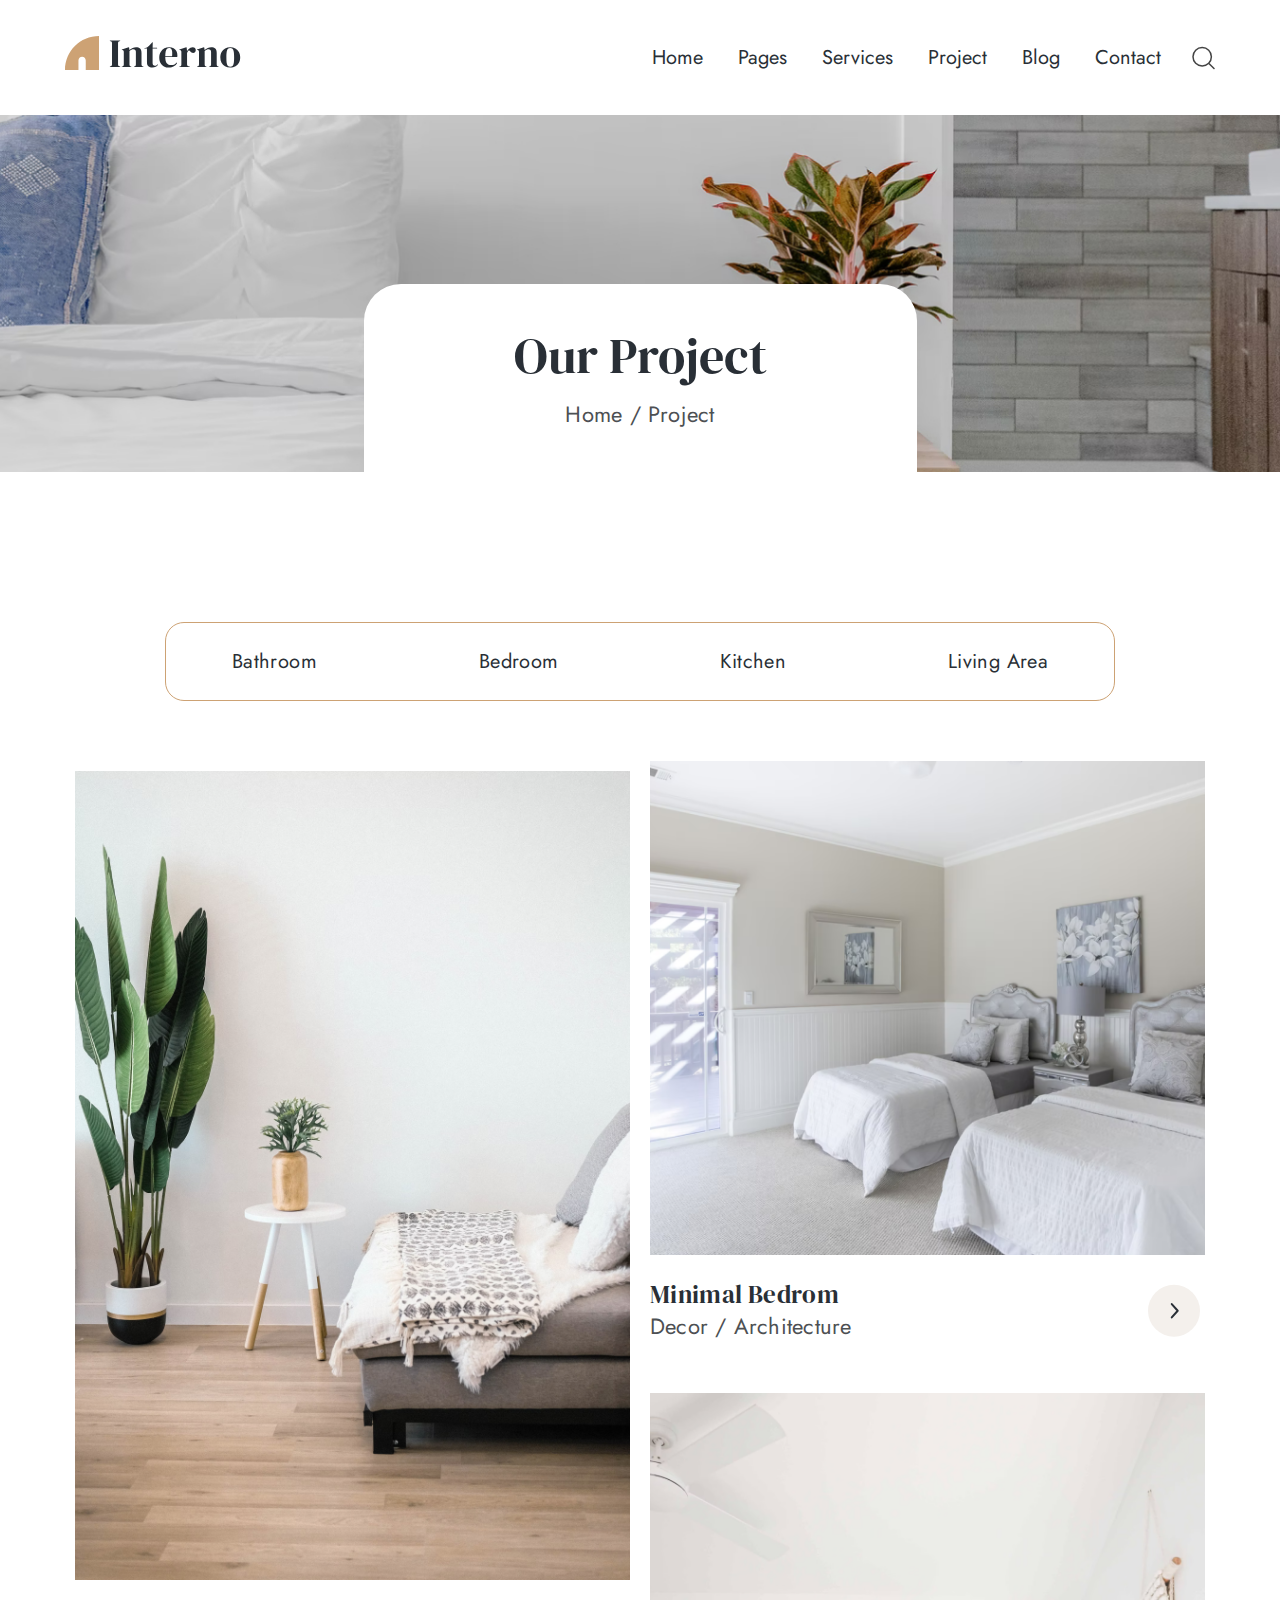
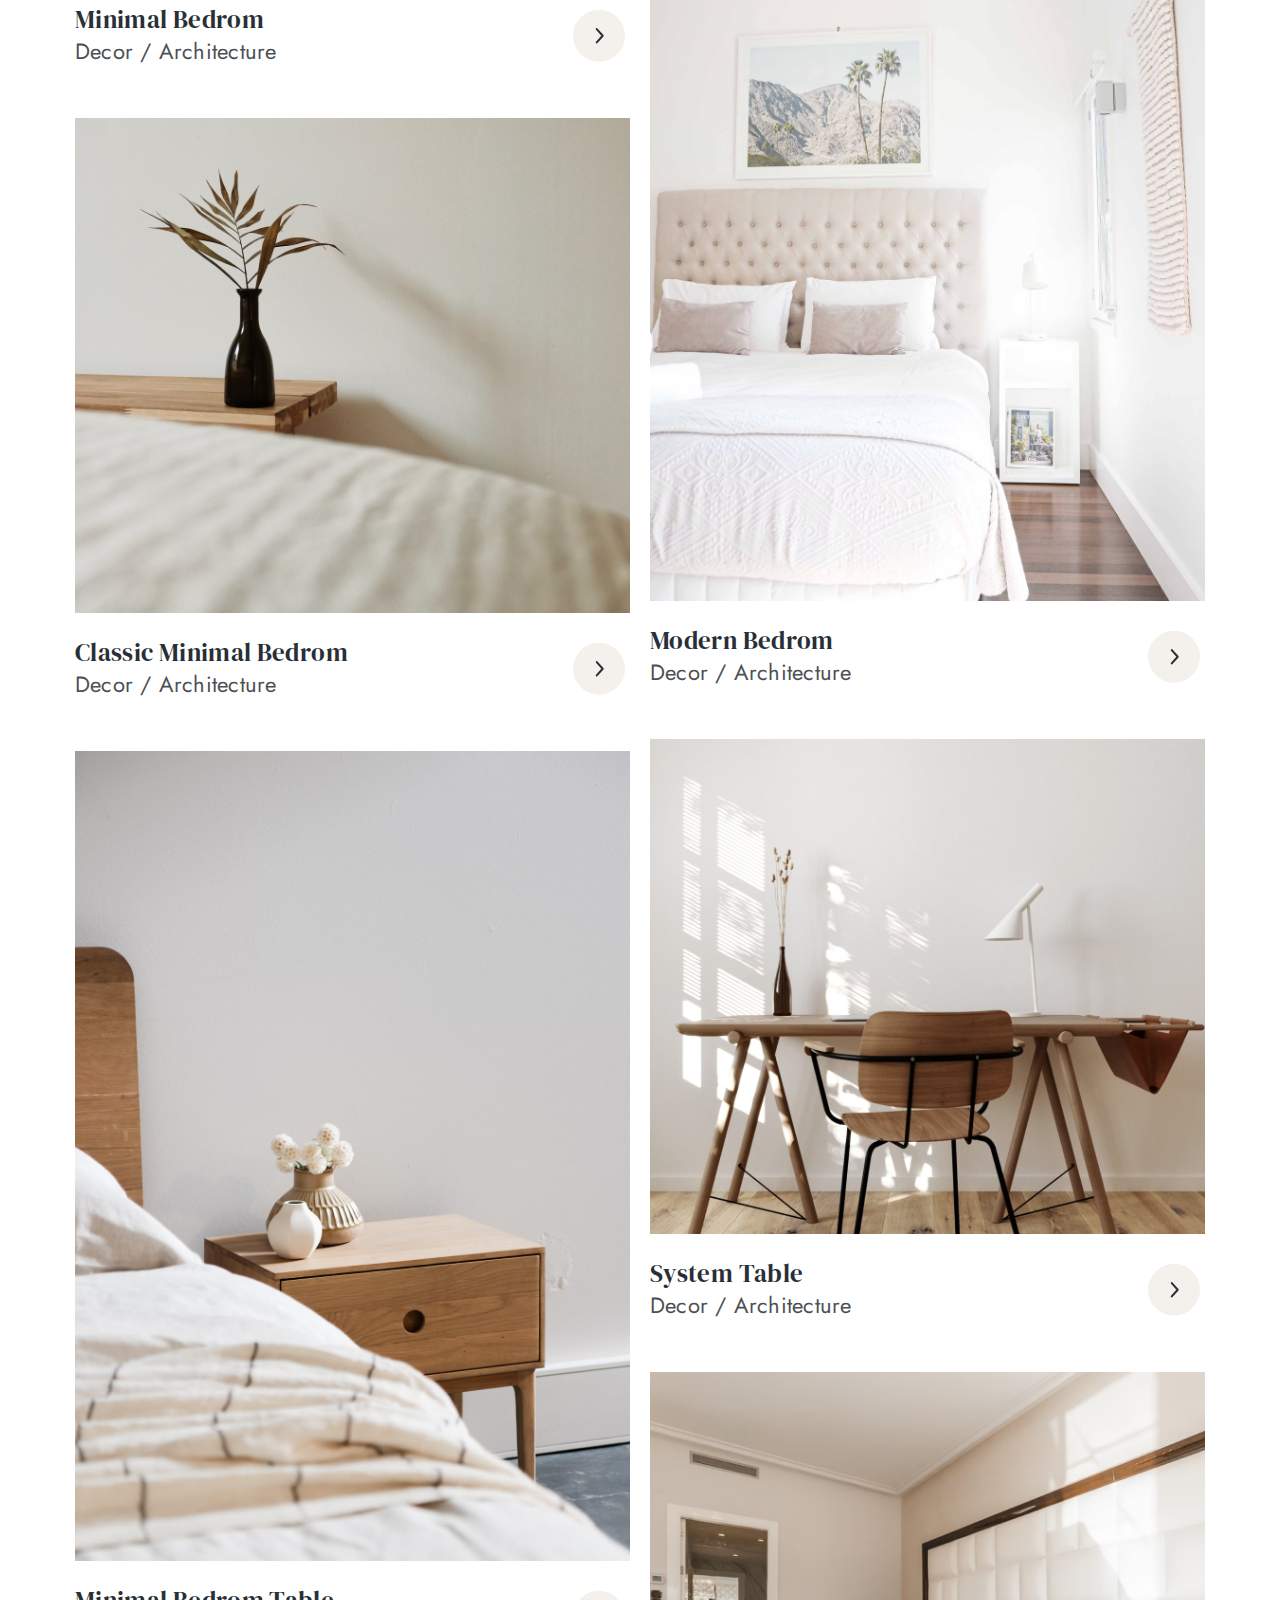
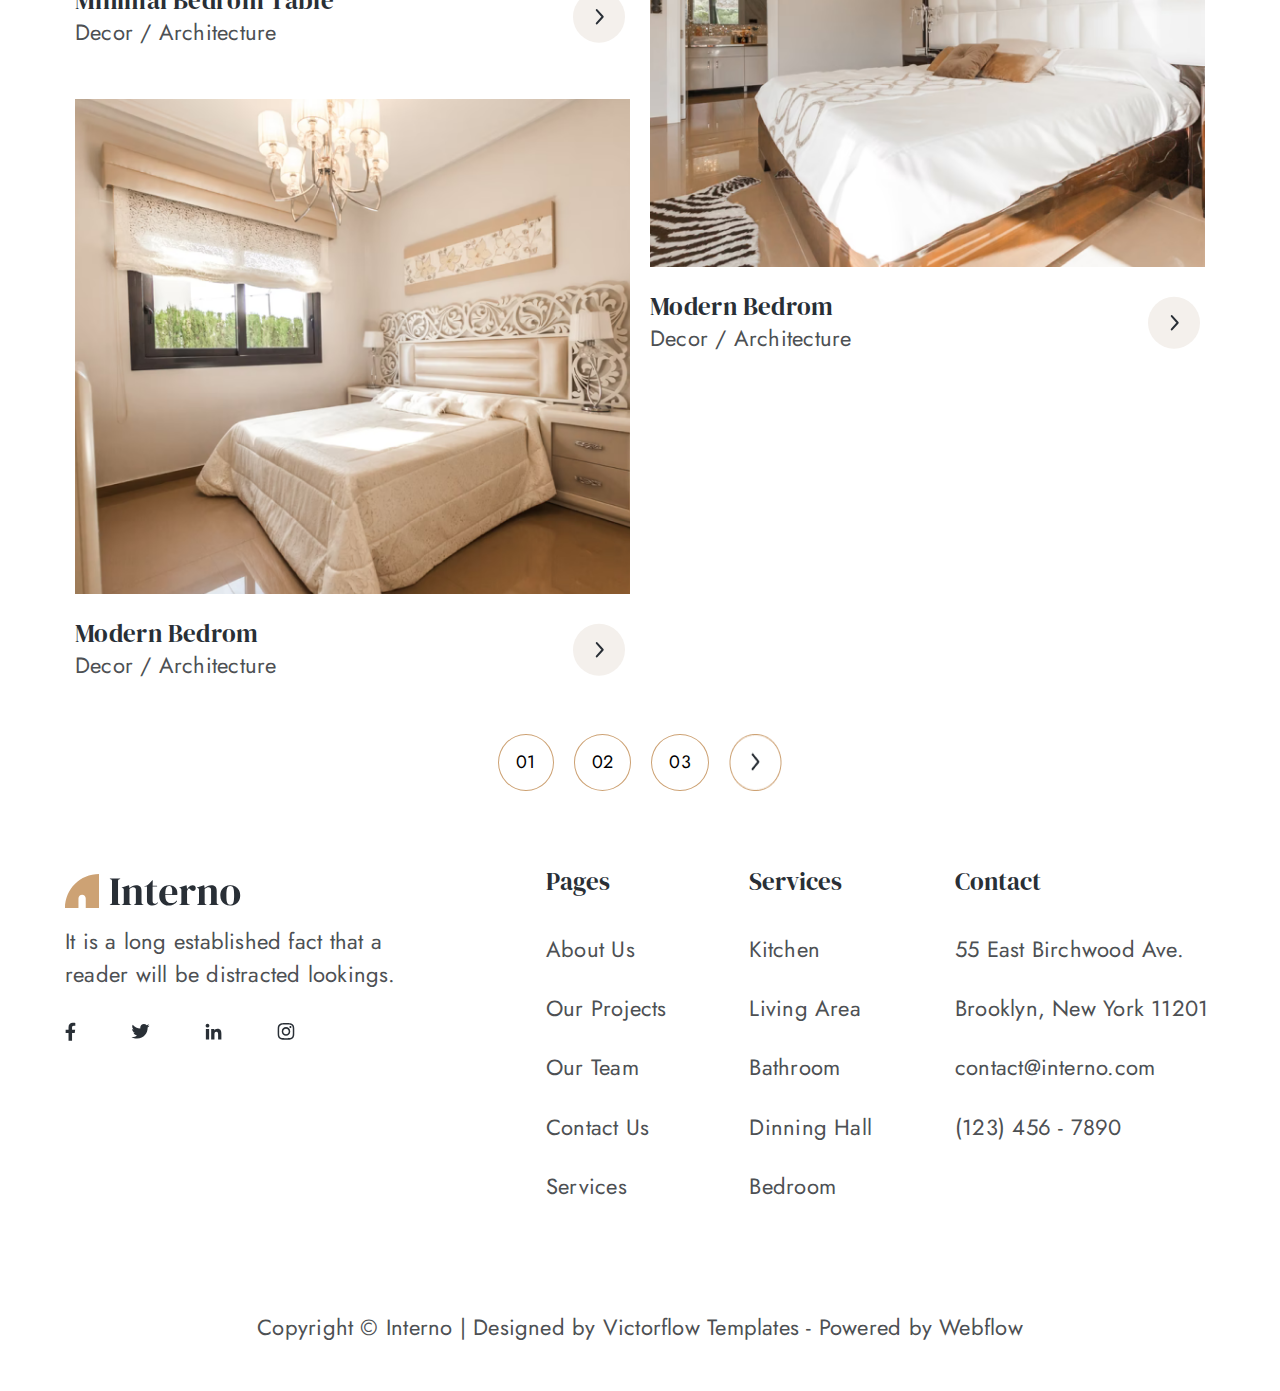
<file: pages/project.html>
<!DOCTYPE html>
<html lang="en">
<head>
  <meta charset="UTF-8">
  <meta name="viewport" content="width=device-width, initial-scale=1.0">
  <link rel="stylesheet" href="../styles/global.css">
  <link rel="stylesheet" href="../styles/project.css">
  <link rel="icon" href="../assets/icons/icon.png">
  <title>Project | Interno</title>
</head>
<body>
  <header class="header container flex">
    <a href="../index.html">
      <img src="../assets/icons/logo.svg">
    </a>
    <nav class="navWrapper flex">
      <ul class="nav flex fs300 lineHeight1 clrTwo transition">
        <li><a href="../index.html" class="navPages transition">Home</a></li>
        <li><a href="#" class="navPages transition">Pages</a></li>
        <li><a href="./services.html" class="navPages transition">Services</a></li>
        <li><a href="./project.html" class="navPages transition">Project</a></li>
        <li><a href="./blog.html" class="navPages transition">Blog</a></li>
        <li><a href="./contactUs.html  " class="navPages transition">Contact</a></li>
      </ul>
      <img src="../assets/icons/search.svg" class="pointer">
      <button class="navToggle pointer transition"></button>
    </nav>
  </header>
  
  <main class="pagesHeader projectHeader flex">
    <div class="headerContent flex bgFive">
      <h2 class="clrTwo ffSerifDisplay fs800 lineHeight1">Our Project</h2>
      <h3 class="clrFour fs400 lineHeight2 letterSpacing1">Home / Project</h3>
    </div>
  </main>

  <nav class="container flex">
    <ul class="secondaryNav flex clrTwo fs300 lineHeight1 letterSpacing2">
      <li class="pointer transition"><a href="#">Bathroom</a></li>
      <li class="pointer transition"><a href="#">Bedroom</a></li>
      <li class="pointer transition"><a href="#">Kitchen</a></li>
      <li class="pointer transition"><a href="#">Living Area</a></li>
    </ul>
  </nav>

  <section class="cardContainer container">
    <a href="./project1.html">
      <div class="imgCard pointer transition">
        <img src="../assets/images/project/img1.png">
        <div class="flex imgName">
          <div>
            <h3 class="clrTwo ffSerifDisplay fs500 lineHeight1 letterSpacing2">Minimal Bedrom</h3>
            <p class="clrFour fs400 letterSpacing1 lineHeight2">Decor / Architecture</p>
          </div>
          <img class="moreIcon" src="../assets/icons/arrowCircle.svg">
        </div>
      </div>
    </a>
    <a href="./project1.html">
      <div class="imgCard pointer transition">
        <img src="../assets/images/project/img3.png">
        <div class="flex imgName">
          <div>
            <h3 class="clrTwo ffSerifDisplay fs500 lineHeight1 letterSpacing2">Classic Minimal Bedrom</h3>
            <p class="clrFour fs400 letterSpacing1 lineHeight2">Decor / Architecture</p>
          </div>
          <img class="moreIcon" src="../assets/icons/arrowCircle.svg">
        </div>
      </div>
    </a>
    <a href="./project1.html">
      <div class="imgCard pointer transition">
        <img src="../assets/images/project/img5.png">
        <div class="flex imgName">
          <div>
            <h3 class="clrTwo ffSerifDisplay fs500 lineHeight1 letterSpacing2">Minimal Bedrom Table</h3>
            <p class="clrFour fs400 letterSpacing1 lineHeight2">Decor / Architecture</p>
          </div>
          <img class="moreIcon" src="../assets/icons/arrowCircle.svg">
        </div>
      </div>
    </a>
    <a href="./project1.html">
      <div class="imgCard pointer transition">
        <img src="../assets/images/project/img8.png">
        <div class="flex imgName">
          <div>
            <h3 class="clrTwo ffSerifDisplay fs500 lineHeight1 letterSpacing2">Modern Bedrom</h3>
            <p class="clrFour fs400 letterSpacing1 lineHeight2">Decor / Architecture</p>
          </div>
          <img class="moreIcon" src="../assets/icons/arrowCircle.svg">
        </div>
      </div>
    </a>
    <a href="./project1.html">
      <div class="imgCard pointer transition">
        <img src="../assets/images/project/img2.png">
        <div class="flex imgName">
          <div>
            <h3 class="clrTwo ffSerifDisplay fs500 lineHeight1 letterSpacing2">Minimal Bedrom</h3>
            <p class="clrFour fs400 letterSpacing1 lineHeight2">Decor / Architecture</p>
          </div>
          <img class="moreIcon" src="../assets/icons/arrowCircle.svg">
        </div>
      </div>
    </a>
    <a href="./project1.html">
      <div class="imgCard pointer transition">
        <img src="../assets/images/project/img4.png">
        <div class="flex imgName">
          <div>
            <h3 class="clrTwo ffSerifDisplay fs500 lineHeight1 letterSpacing2">Modern Bedrom</h3>
            <p class="clrFour fs400 letterSpacing1 lineHeight2">Decor / Architecture</p>
          </div>
          <img class="moreIcon" src="../assets/icons/arrowCircle.svg">
        </div>
      </div>
    </a>
    <a href="./project1.html">
      <div class="imgCard pointer transition">
        <img src="../assets/images/project/img6.png">
        <div class="flex imgName">
          <div>
            <h3 class="clrTwo ffSerifDisplay fs500 lineHeight1 letterSpacing2">System Table</h3>
            <p class="clrFour fs400 letterSpacing1 lineHeight2">Decor / Architecture</p>
          </div>
          <img class="moreIcon" src="../assets/icons/arrowCircle.svg">
        </div>
      </div>
    </a>
    <a href="./project1.html">
      <div class="imgCard pointer transition">
        <img src="../assets/images/project/img7.png">
        <div class="flex imgName">
          <div>
            <h3 class="clrTwo ffSerifDisplay fs500 lineHeight1 letterSpacing2">Modern Bedrom</h3>
            <p class="clrFour fs400 letterSpacing1 lineHeight2">Decor / Architecture</p>
          </div>
          <img class="moreIcon" src="../assets/icons/arrowCircle.svg">
        </div>
      </div>
    </a><br><br><br><br><br><br><br>
  </section>
  <div class="flex numberedContainer">
    <p class="numbered pointer transition fs200 lineHeight2 letterSpacing2">01</p>
    <p class="numbered pointer transition fs200 lineHeight2 letterSpacing2">02</p>
    <p class="numbered pointer transition fs200 lineHeight2 letterSpacing2">03</p>
    <img class="numberedIcon pointer" src="../assets/icons/goldBorderArrow.png">
  </div>

  <footer class="container">
    <section class="footer flex">
      <section class="footerAbt flex">
        <div>
          <img src="../assets/icons/logo.svg">
          <p class="footerText fs400 lineHeight2 letterSpacing1 clrFour">It is a long established fact that a reader will be distracted lookings.</p>
        </div>
        <div class="flex socialsHolder">
          <img src="../assets/icons/facebook.svg" class="socials pointer">
          <img src="../assets/icons/twitter.svg" class="socials pointer">
          <img src="../assets/icons/linkedIn.svg" class="socials pointer">
          <img src="../assets/icons/instagram.svg" class="socials pointer">
        </div>
      </section>
      <div class="mobFooter flex">
        <section>
          <nav>
            <h3 class="ffSerifDisplay clrTwo fs500 lineHeight1">Pages</h3>
            <ul class="fs400 lineHeight3 letterSpacing1 clrFour">
              <li><a href="./about.html" class="footerPages transition">About Us</a></li>
              <li><a href="./project.html" class="footerPages transition">Our Projects</a></li>
              <li><a href="./team.html" class="footerPages transition">Our Team</a></li>
              <li><a href="./contactUs.html" class="footerPages transition">Contact Us</a></li>
              <li><a href="./services.html" class="footerPages transition">Services</a></li>
            </ul>
          </nav>
        </section>
        <section>
          <h3 class="ffSerifDisplay clrTwo fs500 lineHeight1">Services</h3>
          <nav>
            <ul class="fs400 lineHeight3 letterSpacing1 clrFour">
              <li><a href="#" class="footerPages transition">Kitchen</a></li>
              <li><a href="#" class="footerPages transition">Living Area</a></li>
              <li><a href="#" class="footerPages transition">Bathroom</a></li>
              <li><a href="#" class="footerPages transition">Dinning Hall</a></li>
              <li><a href="#" class="footerPages transition">Bedroom</a></li>
            </ul>
          </nav>
        </section>
        <section>
          <h3 class="ffSerifDisplay clrTwo fs500 lineHeight1">Contact</h3>
          <nav>
            <ul class="footerAdress fs400 letterSpacing1 lineHeight3 clrFour">
              <li>55 East Birchwood Ave. Brooklyn, New York 11201</li>
              <li>contact@interno.com</li>
              <li>(123) 456 - 7890</li>
            </ul>
          </nav>
        </section>
      </section>
    </section>
    <p class="copyright clrFour fs400 lineHeight1 letterSpacing1">Copyright © Interno | Designed by Victorflow Templates - Powered by Webflow</p>
  </footer>
  
  <script src="../scripts/nav.js"></script>
</body>
</html>
</file>
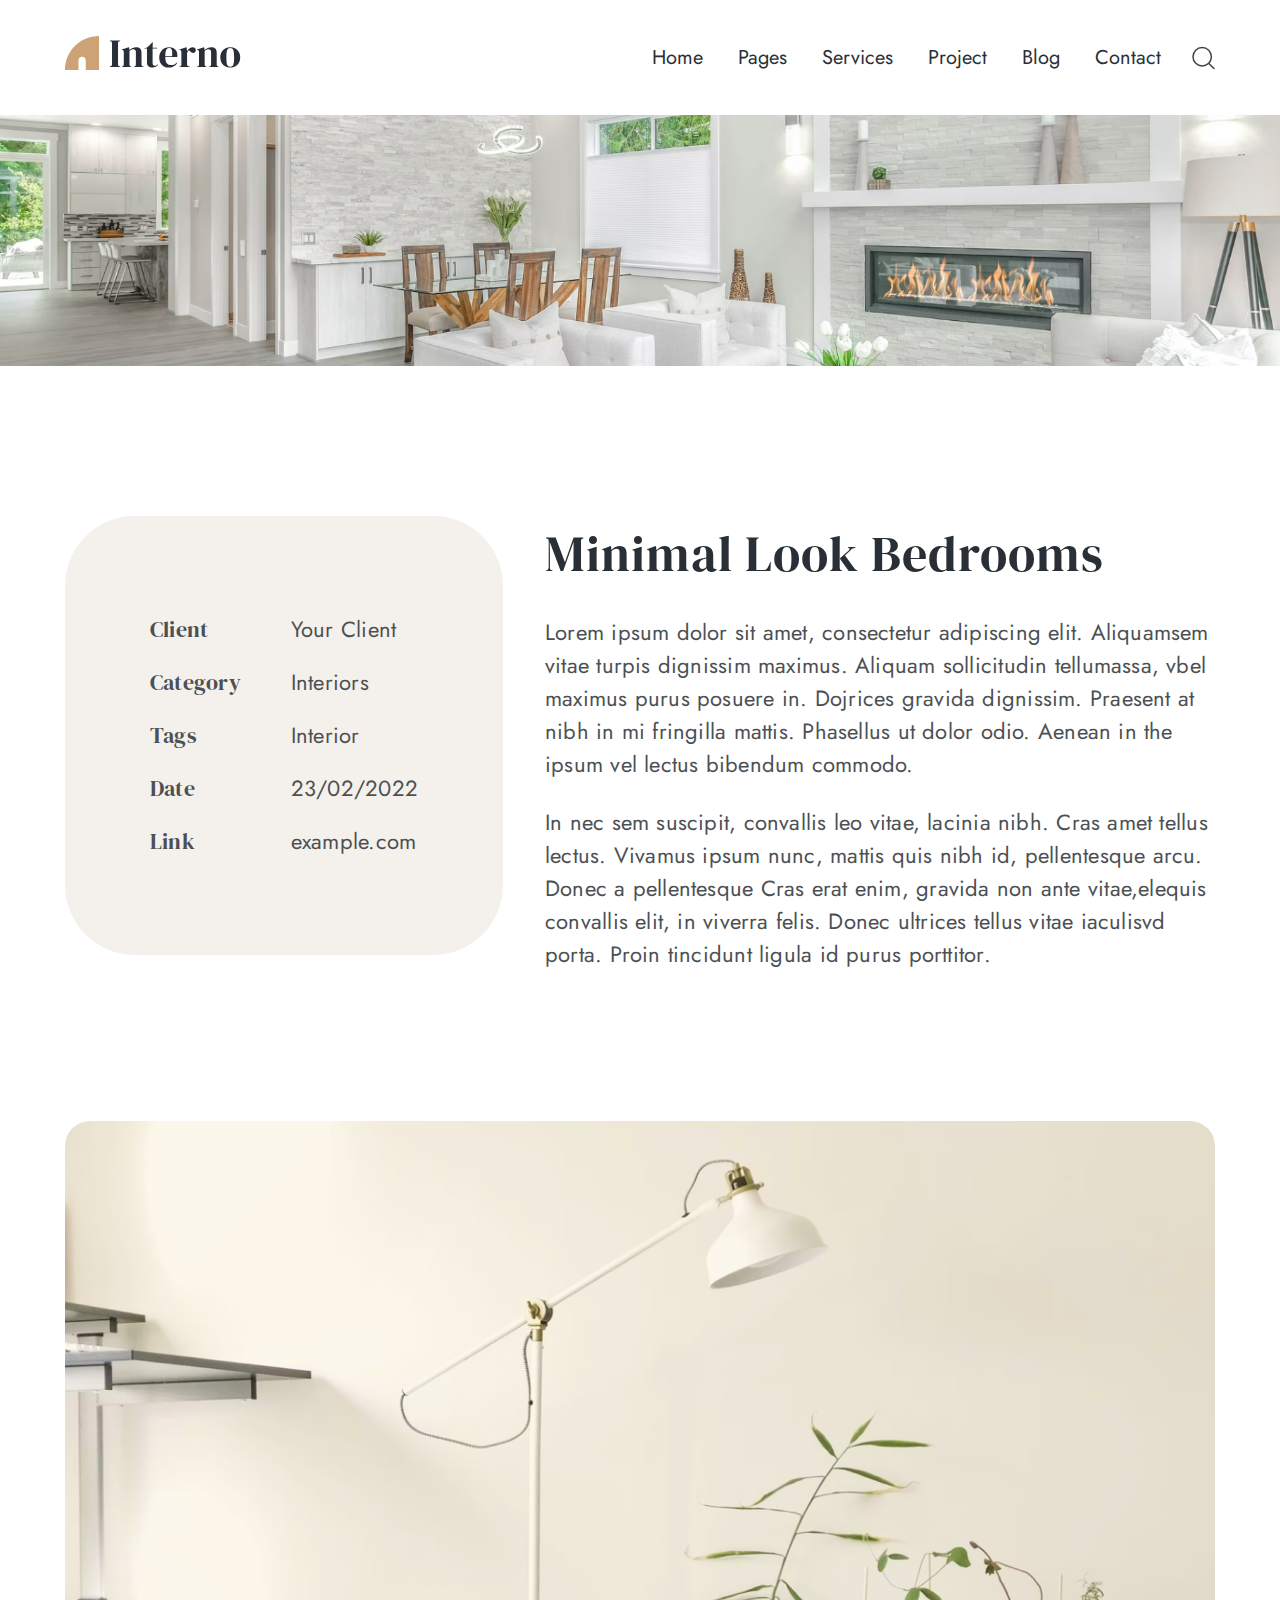
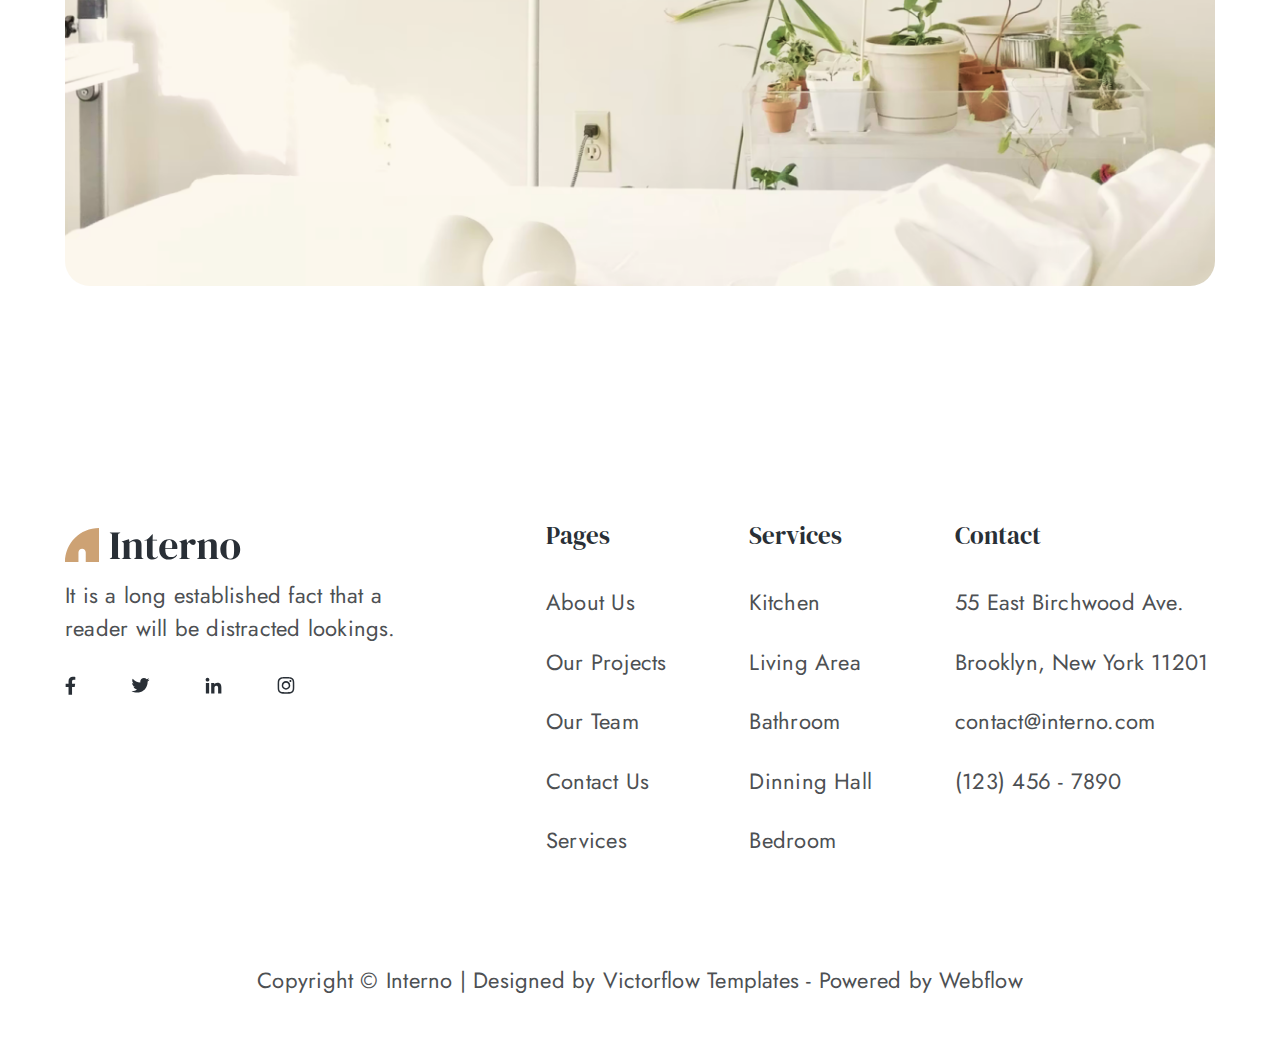
<file: pages/project1.html>
<!DOCTYPE html>
<html lang="en">
<head>
  <meta charset="UTF-8">
  <meta name="viewport" content="width=device-width, initial-scale=1.0">
  <link rel="stylesheet" href="../styles/global.css">
  <link rel="stylesheet" href="../styles/project.css">
  <link rel="icon" href="../assets/icons/icon.png">
  <title>Single-Project | Interno</title>
</head>
<body>
  <header class="header container flex">
    <a href="../index.html">
      <img src="../assets/icons/logo.svg">
    </a>
    <nav class="navWrapper flex">
      <ul class="nav flex fs300 lineHeight1 clrTwo transition">
        <li><a href="../index.html" class="navPages transition">Home</a></li>
        <li><a href="#" class="navPages transition">Pages</a></li>
        <li><a href="./services.html" class="navPages transition">Services</a></li>
        <li><a href="./project.html" class="navPages transition">Project</a></li>
        <li><a href="./blog.html" class="navPages transition">Blog</a></li>
        <li><a href="./contactUs.html" class="navPages transition">Contact</a></li>
      </ul>
      <img src="../assets/icons/search.svg" class="pointer">
      <button class="navToggle pointer transition"></button>
    </nav>
  </header>
  
  <main class="pagesHeader projectSingleHeader flex">
    <div class="headerContent flex bgFive"></div>
  </main>

  <section class="singleContent container flex">
    <div>
      <div class="details bgThree flex">
        <ul class="clrFour ffSerifDisplay fs400 lineHeight2 letterSpacing1">
          <li>Client</li>
          <li>Category</li>
          <li>Tags</li>
          <li>Date</li>
          <li>Link</li>
        </ul>
        <ul class="clrFour fs400 lineHeight2 letterSpacing1">
          <li>Your Client</li>
          <li>Interiors</li>
          <li>Interior</li>
          <li>23/02/2022</li>
          <li>example.com</li>
        </ul>
      </div>
    </div>
    <div class="content flex">
      <h1 class="fs800 clrTwo ffSerifDisplay lineHeight2 letterSpacing3">Minimal Look Bedrooms</h1>
      <p class="clrFour lineHeight2 letterSpacing1 fs400">Lorem ipsum dolor sit amet, consectetur adipiscing elit. Aliquamsem vitae turpis dignissim maximus. Aliquam sollicitudin tellumassa, vbel maximus purus posuere in. Dojrices gravida dignissim. Praesent at nibh in mi fringilla mattis. Phasellus ut dolor odio. Aenean in the ipsum vel lectus bibendum commodo. </p>
      <p class="clrFour lineHeight2 letterSpacing1 fs400">In nec sem suscipit, convallis leo vitae, lacinia nibh. Cras amet tellus lectus. Vivamus ipsum nunc, mattis quis nibh id, pellentesque arcu. Donec a pellentesque Cras erat enim, gravida non ante vitae,elequis convallis elit, in viverra felis. Donec ultrices tellus vitae iaculisvd porta. Proin tincidunt ligula id purus porttitor.</p>
    </div>
  </section>
 
  <section class="container">
    <img class="singleImg" src="../assets/images/project/projectSingle.png">
  </section>


  <footer class="container">
    <section class="footer flex">
      <section class="footerAbt flex">
        <div>
          <img src="../assets/icons/logo.svg">
          <p class="footerText fs400 lineHeight2 letterSpacing1 clrFour">It is a long established fact that a reader will be distracted lookings.</p>
        </div>
        <div class="flex socialsHolder">
          <img src="../assets/icons/facebook.svg" class="socials pointer">
          <img src="../assets/icons/twitter.svg" class="socials pointer">
          <img src="../assets/icons/linkedIn.svg" class="socials pointer">
          <img src="../assets/icons/instagram.svg" class="socials pointer">
        </div>
      </section>
      <div class="mobFooter flex">
        <section>
          <nav>
            <h3 class="ffSerifDisplay clrTwo fs500 lineHeight1">Pages</h3>
            <ul class="fs400 lineHeight3 letterSpacing1 clrFour">
              <li><a href="./about.html" class="footerPages transition">About Us</a></li>
              <li><a href="./project.html" class="footerPages transition">Our Projects</a></li>
              <li><a href="./team.html" class="footerPages transition">Our Team</a></li>
              <li><a href="./contactUs.html" class="footerPages transition">Contact Us</a></li>
              <li><a href="./services.html" class="footerPages transition">Services</a></li>
            </ul>
          </nav>
        </section>
        <section>
          <h3 class="ffSerifDisplay clrTwo fs500 lineHeight1">Services</h3>
          <nav>
            <ul class="fs400 lineHeight3 letterSpacing1 clrFour">
              <li><a href="#" class="footerPages transition">Kitchen</a></li>
              <li><a href="#" class="footerPages transition">Living Area</a></li>
              <li><a href="#" class="footerPages transition">Bathroom</a></li>
              <li><a href="#" class="footerPages transition">Dinning Hall</a></li>
              <li><a href="#" class="footerPages transition">Bedroom</a></li>
            </ul>
          </nav>
        </section>
        <section>
          <h3 class="ffSerifDisplay clrTwo fs500 lineHeight1">Contact</h3>
          <nav>
            <ul class="footerAdress fs400 letterSpacing1 lineHeight3 clrFour">
              <li>55 East Birchwood Ave. Brooklyn, New York 11201</li>
              <li>contact@interno.com</li>
              <li>(123) 456 - 7890</li>
            </ul>
          </nav>
        </section>
      </section>
    </section>
    <p class="copyright clrFour fs400 lineHeight1 letterSpacing1">Copyright © Interno | Designed by Victorflow Templates - Powered by Webflow</p>
  </footer>
  
  <script src="../../scripts/openAnswer.js"></script>
  <script src="../../scripts/nav.js"></script>
</body>
</html>
</file>
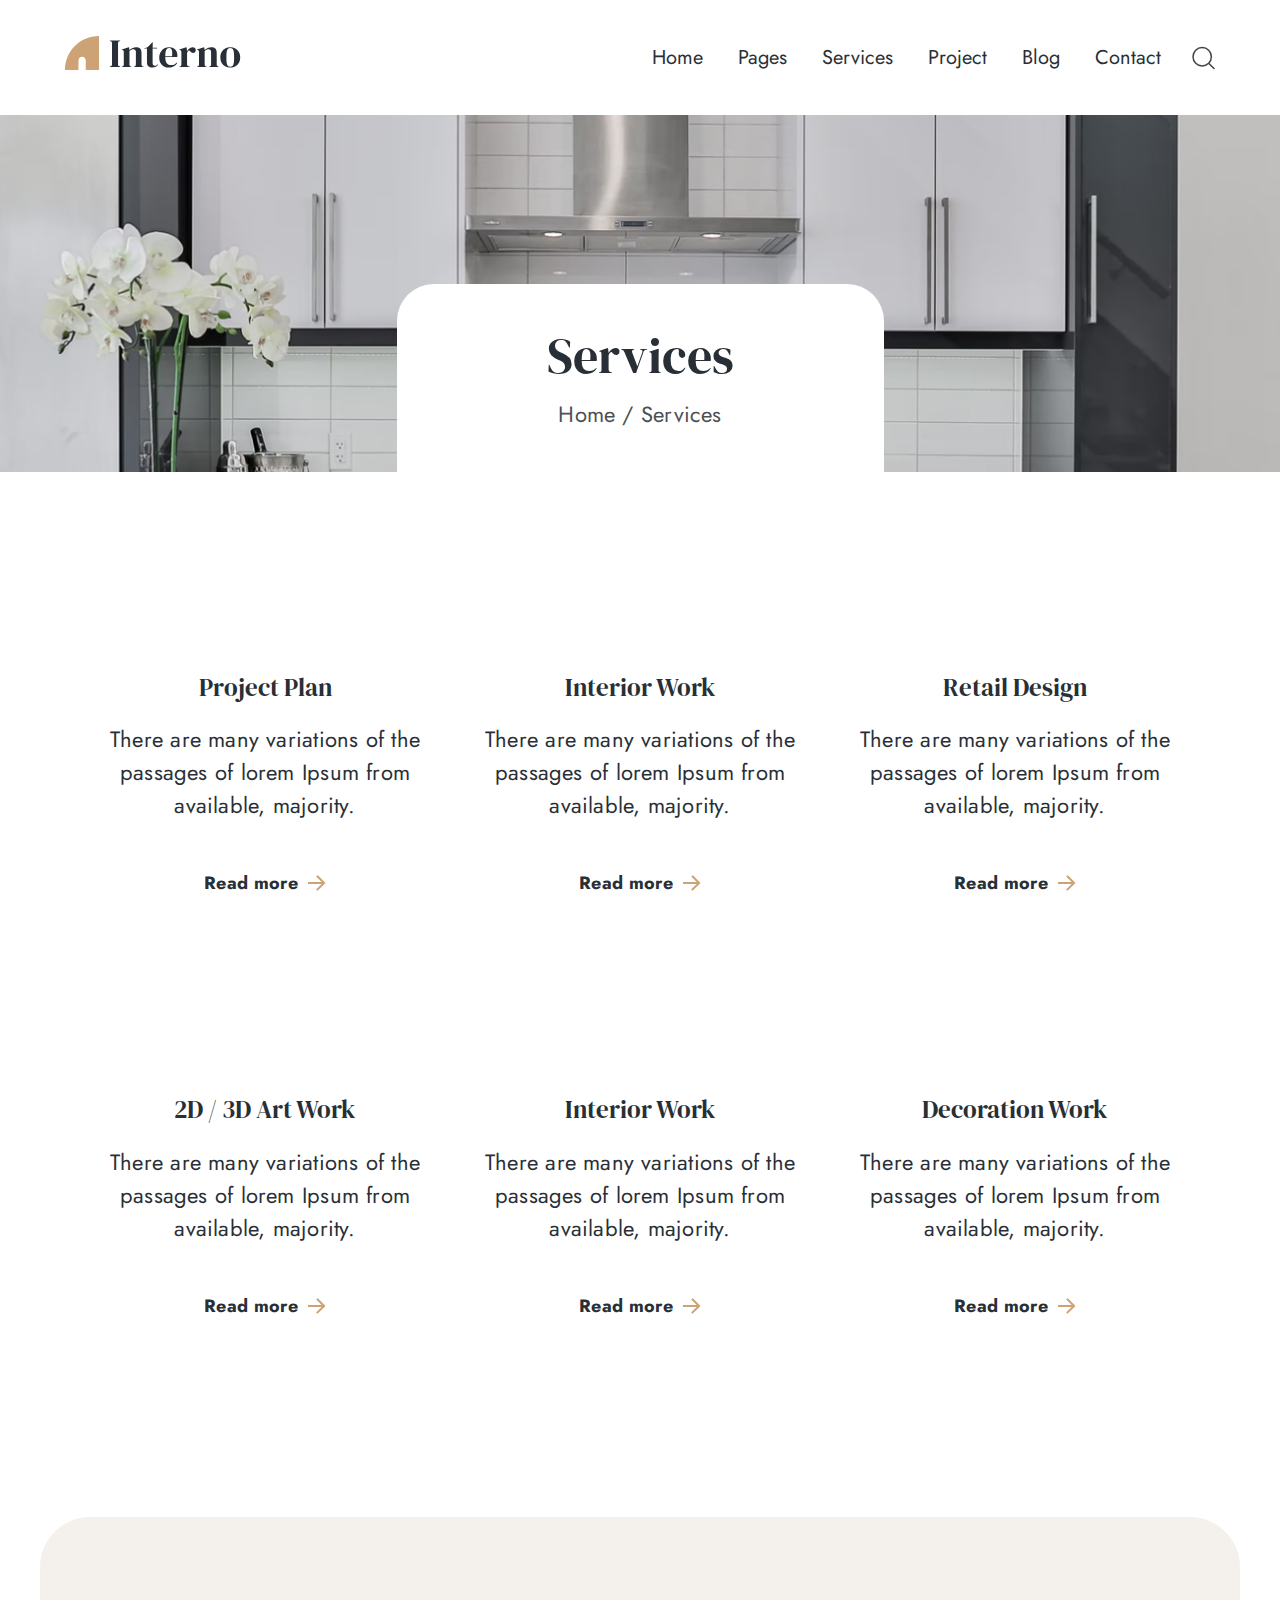
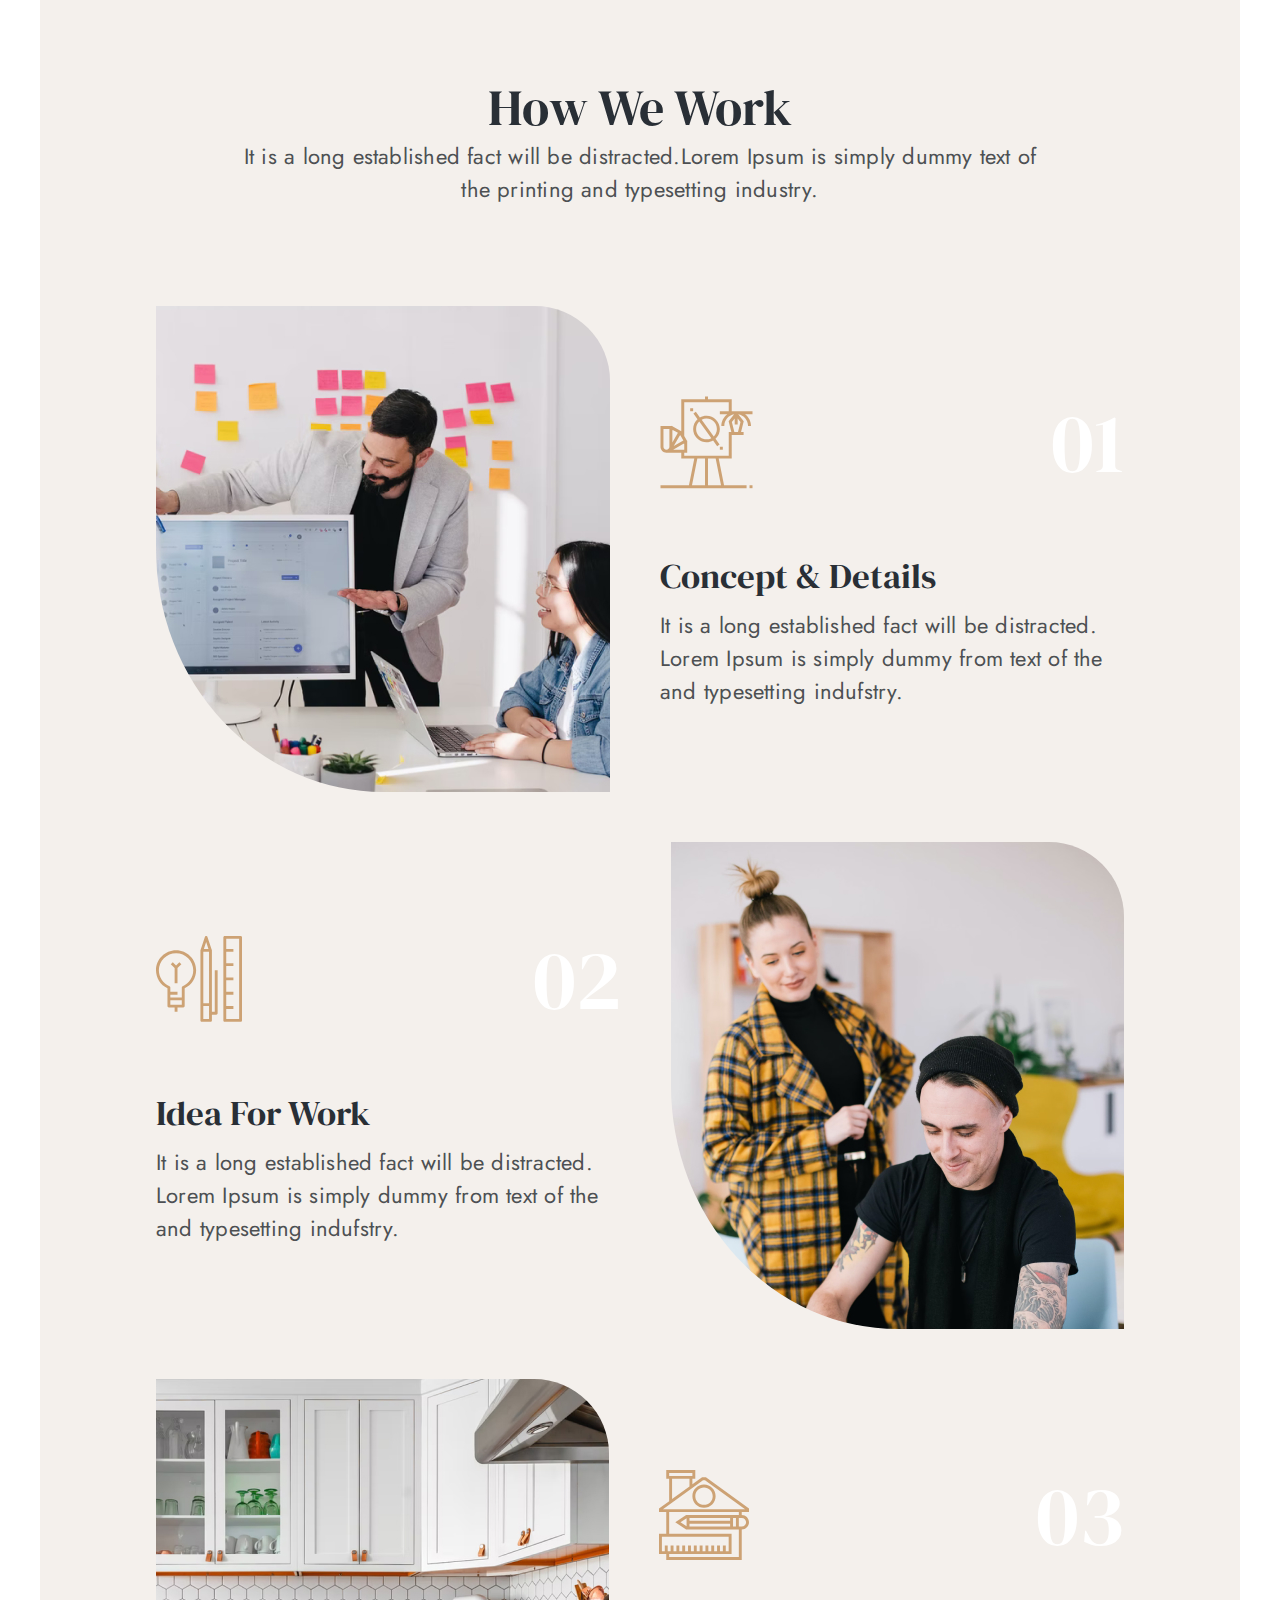
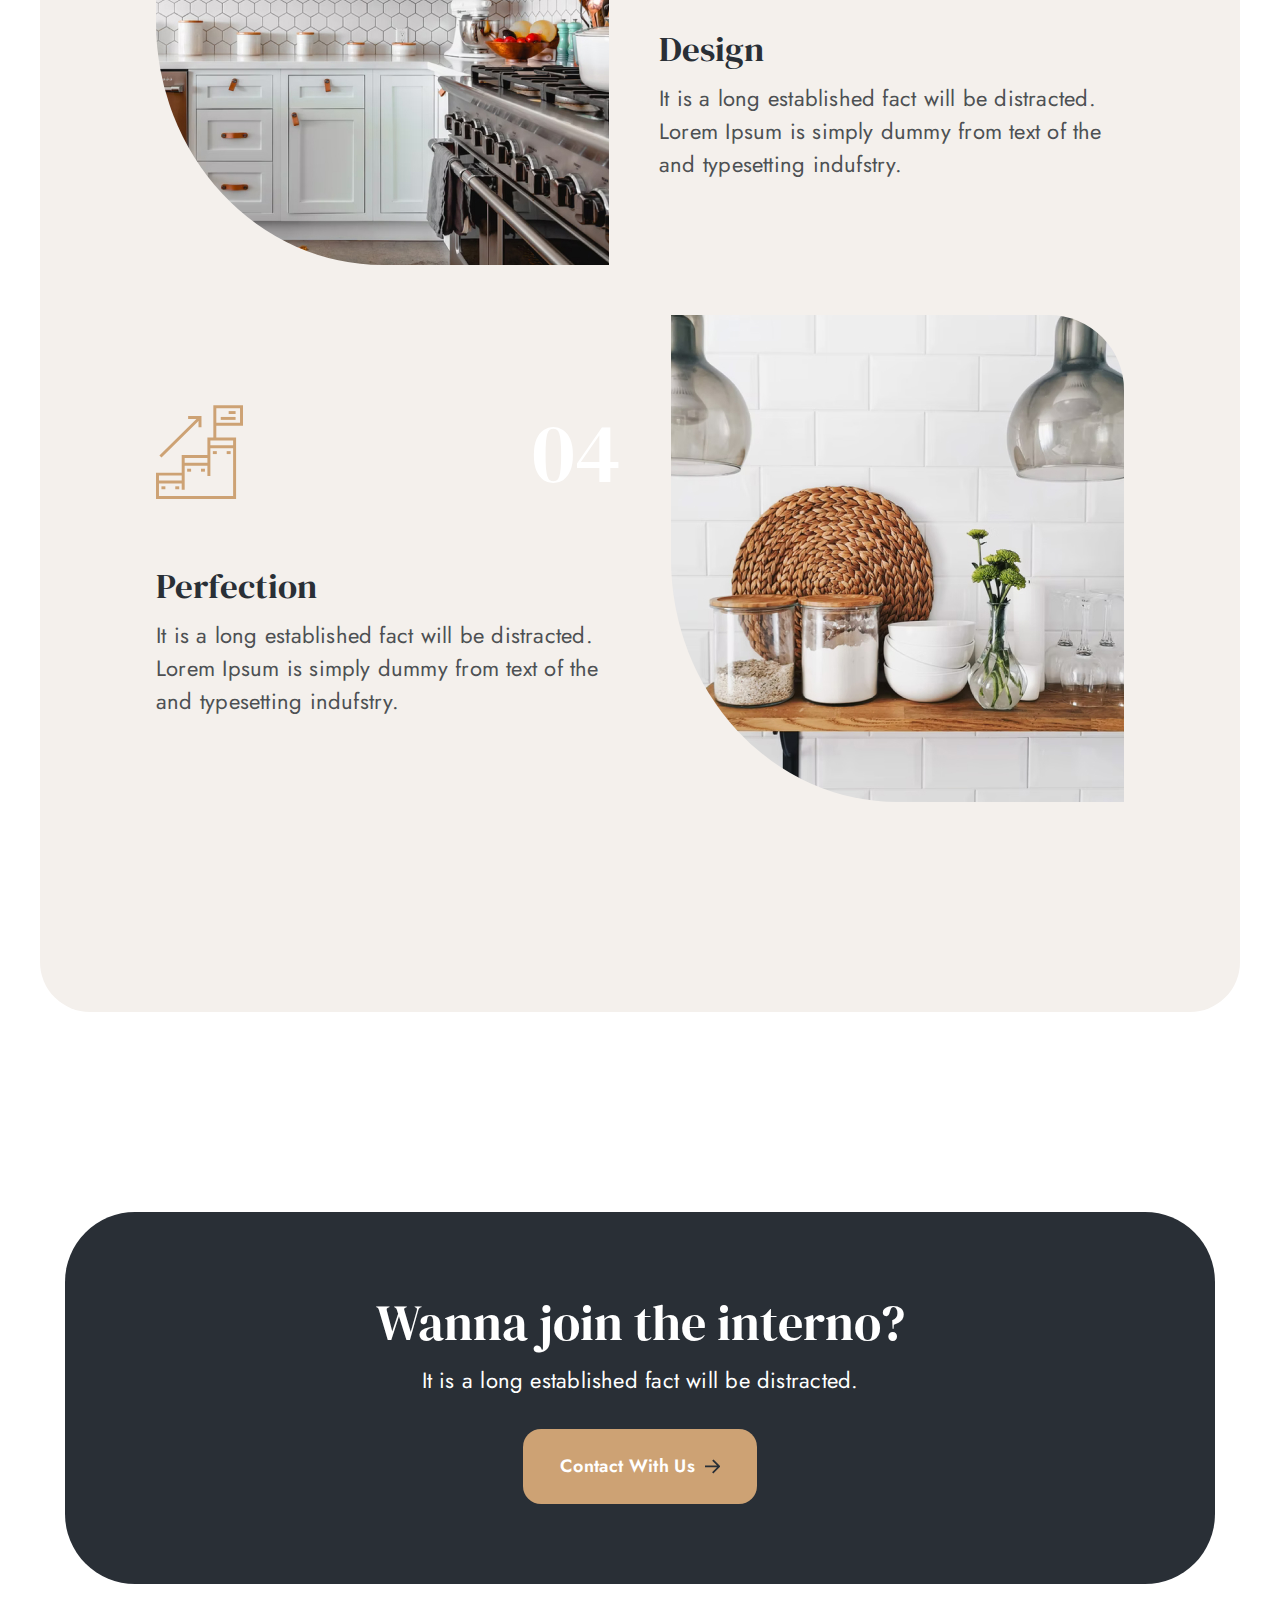
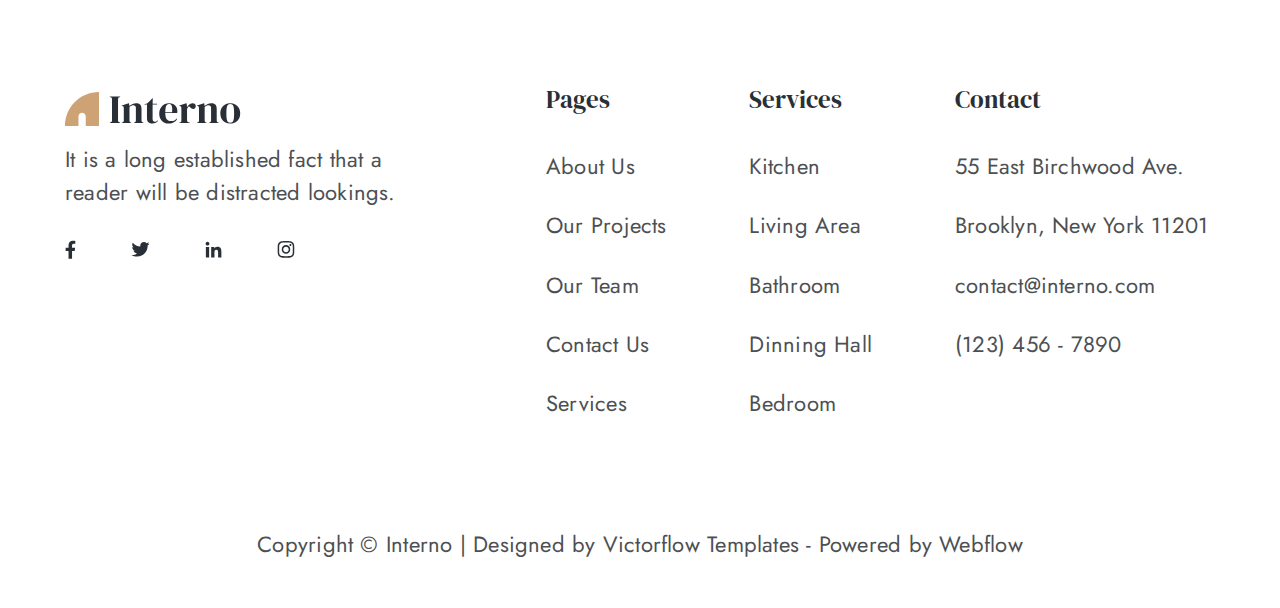
<file: pages/services.html>
<!DOCTYPE html>
<html lang="en">
<head>
  <meta charset="UTF-8">
  <meta name="viewport" content="width=device-width, initial-scale=1.0">
  <link rel="stylesheet" href="../styles/global.css">
  <link rel="stylesheet" href="../styles/services.css">
  <link rel="icon" href="../assets/icons/icon.png">
  <title>Services | Interno</title>
</head>
<body>
  <header class="header container flex">
    <a href="../index.html">
      <img src="../assets/icons/logo.svg">
    </a>
    <nav class="navWrapper flex">
      <ul class="nav flex fs300 lineHeight1 clrTwo transition">
        <li><a href="../index.html" class="navPages transition">Home</a></li>
        <li><a href="#" class="navPages transition">Pages</a></li>
        <li><a href="./services.html" class="navPages transition">Services</a></li>
        <li><a href="./project.html" class="navPages transition">Project</a></li>
        <li><a href="./blog.html" class="navPages transition">Blog</a></li>
        <li><a href="./contactUs.html" class="navPages transition">Contact</a></li>
      </ul>
      <img src="../assets/icons/search.svg" class="pointer">
      <button class="navToggle pointer transition"></button>
    </nav>
  </header>

  <main class="pagesHeader servicesHeader flex">
    <div class="headerContent flex bgFive">
      <h2 class="clrTwo ffSerifDisplay fs800 lineHeight1">Services</h2>
      <h3 class="clrFour fs400 lineHeight2 letterSpacing1">Home / Services</h3>
    </div>
  </main>

  <section class="work container flex">
    <div class="workCard transition pointer">
      <h3 class="clrTwo ffSerifDisplay fs500 lineHeight1">Project Plan</h3>
      <p class="desc fs400 lineHeight2 letterSpacing1 clrTwo">There are many variations of the passages of lorem Ipsum from available, majority.</p>
      <a class="readMore transition flex clrTwo fs200 letterSpacing2 lineHeight1" href=""><p class="bold">Read more</p><img src="../assets/icons/arrowGold.svg"></a>
    </div>
    <div class="workCard transition pointer">
      <h3 class="clrTwo ffSerifDisplay fs500 lineHeight1">Interior Work</h3>
      <p class="desc fs400 lineHeight2 letterSpacing1 clrTwo">There are many variations of the passages of lorem Ipsum from available, majority.</p>
      <a class="readMore transition flex clrTwo fs200 letterSpacing2 lineHeight1" href=""><p class="bold">Read more</p><img src="../assets/icons/arrowGold.svg"></a>
    </div>
    <div class="workCard transition pointer">
      <h3 class="clrTwo ffSerifDisplay fs500 lineHeight1">Retail Design</h3>
      <p class="desc fs400 lineHeight2 letterSpacing1 clrTwo">There are many variations of the passages of lorem Ipsum from available, majority.</p>
      <a class="readMore transition flex clrTwo fs200 letterSpacing2 lineHeight1" href=""><p class="bold">Read more</p><img src="../assets/icons/arrowGold.svg"></a>
    </div>
    <div class="workCard transition pointer">
      <h3 class="clrTwo ffSerifDisplay fs500 lineHeight1">2D / 3D Art Work</h3>
      <p class="desc fs400 lineHeight2 letterSpacing1 clrTwo">There are many variations of the passages of lorem Ipsum from available, majority.</p>
      <a class="readMore transition flex clrTwo fs200 letterSpacing2 lineHeight1" href=""><p class="bold">Read more</p><img src="../assets/icons/arrowGold.svg"></a>
    </div>
    <div class="workCard transition pointer">
      <h3 class="clrTwo ffSerifDisplay fs500 lineHeight1">Interior Work</h3>
      <p class="desc fs400 lineHeight2 letterSpacing1 clrTwo">There are many variations of the passages of lorem Ipsum from available, majority.</p>
      <a class="readMore transition flex clrTwo fs200 letterSpacing2 lineHeight1" href=""><p class="bold">Read more</p><img src="../assets/icons/arrowGold.svg"></a>
    </div>
    <div class="workCard transition pointer">
      <h3 class="clrTwo ffSerifDisplay fs500 lineHeight1">Decoration Work </h3>
      <p class="desc fs400 lineHeight2 letterSpacing1 clrTwo">There are many variations of the passages of lorem Ipsum from available, majority.</p>
      <a class="readMore transition flex clrTwo fs200 letterSpacing2 lineHeight1" href=""><p class="bold">Read more</p><img src="../assets/icons/arrowGold.svg"></a>
    </div>
  </section>

  <section class="howWeWork container bgThree">
    <div class="ourWorkText">
      <h1 class="clrTwo ffSerifDisplay fs800 lineHeight1">How We Work</h1>
      <p class="clrFour fs400 lineHeight2 letterSpacing1">It is a long established fact  will be distracted.Lorem Ipsum is simply dummy text of the printing and typesetting industry.</p>
    </div>
    <div>
      <a href="./servicesSingle.html" class="ourWorkCard flex">
        <img class="ourWorkImg" src="../assets/images/services/service1.jpg">
        <div class="cardContent flex">
          <div class="iconNumHolder flex">
            <img class="ourWorkIcon" src="../assets/icons/art.svg">
            <h1 class="clrFive ffSerifDisplay fs900 lineHeight1">01</h1>
          </div>
          <div>
            <h3 class="clrTwo ffSerifDisplay fs600 lineHeight1">Concept & Details</h3>
            <p class="clrFour fs400 lineHeight2 letterSpacing1">It is a long established fact  will be distracted. Lorem Ipsum is simply dummy from text of the and typesetting indufstry. </p>
          </div>
        </div>
      </a>
      <a href="./servicesSingle.html" class="ourWorkCard reverse flex">
        <div class="cardContent flex">
          <div class="iconNumHolder flex">
            <img class="ourWorkIcon" src="../assets/icons/idea.svg">
            <h1 class="clrFive ffSerifDisplay fs900 lineHeight1">02</h1>
          </div>
          <div>
            <h3 class="clrTwo ffSerifDisplay fs600 lineHeight1">Idea For Work</h3>
            <p class="clrFour fs400 lineHeight2 letterSpacing1">It is a long established fact  will be distracted. Lorem Ipsum is simply dummy from text of the and typesetting indufstry. </p>
          </div>
        </div>
        <img class="ourWorkImg" src="../assets/images/services/service2.jpg">
      </a>
      <a href="./servicesSingle.html" class="ourWorkCard flex">
        <img class="ourWorkImg" src="../assets/images/services/service3.jpg">
        <div class="cardContent flex">
          <div class="iconNumHolder flex">
            <img class="ourWorkIcon" src="../assets/icons/design.svg">
            <h1 class="clrFive ffSerifDisplay fs900 lineHeight1">03</h1>
          </div>
          <div>
            <h3 class="clrTwo ffSerifDisplay fs600 lineHeight1">Design</h3>
            <p class="clrFour fs400 lineHeight2 letterSpacing1">It is a long established fact  will be distracted. Lorem Ipsum is simply dummy from text of the and typesetting indufstry. </p>
          </div>
        </div>
      </a>
      <a href="./servicesSingle.html" class="ourWorkCard reverse flex">
        <div class="cardContent flex">
          <div class="iconNumHolder flex">
            <img class="ourWorkIcon" src="../assets/icons/perfection.svg">
            <h1 class="clrFive ffSerifDisplay fs900 lineHeight1">04</h1>
          </div>
          <div>
            <h3 class="clrTwo ffSerifDisplay fs600 lineHeight1">Perfection</h3>
            <p class="clrFour fs400 lineHeight2 letterSpacing1">It is a long established fact  will be distracted. Lorem Ipsum is simply dummy from text of the and typesetting indufstry. </p>
          </div>
        </div>
        <img class="ourWorkImg" src="../assets/images/services/service4.jpg">
      </a>
    </div>
  </section>

  <section class="container">
    <div class="contact flex clrFive bgTwo">
      <h2 class="flex fs800 ffSerifDisplay lineHeight1">Wanna join the interno?</h2>
      <p class="fs400 lineHeight2 letterSpacing1">It is a long established fact  will be distracted.</p>
      <button class="flex btnOne bgOne fs200 letterSpacing2 lineHeight1 pointer transition">
        <a href="./contactUs.html" class="clrFive">Contact With Us</a>
        <div class="arrow transition"></div>
      </button>
    </div>
  </section>

  <footer class="container">
    <section class="footer flex">
      <section class="footerAbt flex">
        <div>
          <img src="../assets/icons/logo.svg">
          <p class="footerText fs400 lineHeight2 letterSpacing1 clrFour">It is a long established fact that a reader will be distracted lookings.</p>
        </div>
        <div class="flex socialsHolder">
          <img src="../assets/icons/facebook.svg" class="socials pointer">
          <img src="../assets/icons/twitter.svg" class="socials pointer">
          <img src="../assets/icons/linkedIn.svg" class="socials pointer">
          <img src="../assets/icons/instagram.svg" class="socials pointer">
        </div>
      </section>
      <div class="mobFooter flex">
        <section>
          <nav>
            <h3 class="ffSerifDisplay clrTwo fs500 lineHeight1">Pages</h3>
            <ul class="fs400 lineHeight3 letterSpacing1 clrFour">
              <li><a href="../index.html" class="footerPages transition">About Us</a></li>
              <li><a href="./project.html" class="footerPages transition">Our Projects</a></li>
              <li><a href="./team.html" class="footerPages transition">Our Team</a></li>
              <li><a href="./contactUs.html" class="footerPages transition">Contact Us</a></li>
              <li><a href="./services.html" class="footerPages transition">Services</a></li>
            </ul>
          </nav>
        </section>
        <section>
          <h3 class="ffSerifDisplay clrTwo fs500 lineHeight1">Services</h3>
          <nav>
            <ul class="fs400 lineHeight3 letterSpacing1 clrFour">
              <li><a href="#" class="footerPages transition">Kitchen</a></li>
              <li><a href="#" class="footerPages transition">Living Area</a></li>
              <li><a href="#" class="footerPages transition">Bathroom</a></li>
              <li><a href="#" class="footerPages transition">Dinning Hall</a></li>
              <li><a href="#" class="footerPages transition">Bedroom</a></li>
            </ul>
          </nav>
        </section>
        <section>
          <h3 class="ffSerifDisplay clrTwo fs500 lineHeight1">Contact</h3>
          <nav>
            <ul class="footerAdress fs400 letterSpacing1 lineHeight3 clrFour">
              <li>55 East Birchwood Ave. Brooklyn, New York 11201</li>
              <li>contact@interno.com</li>
              <li>(123) 456 - 7890</li>
            </ul>
          </nav>
        </section>
      </section>
    </section>
    <p class="copyright clrFour fs400 lineHeight1 letterSpacing1">Copyright © Interno | Designed by Victorflow Templates - Powered by Webflow</p>
  </footer>
  <script src="../scripts/nav.js"></script>
</body>
</html>
</file>
<file: styles/global.css>
@import url('https://fonts.googleapis.com/css2?family=DM+Serif+Display:ital@0;1&family=Jost:ital,wght@0,300;0,400;0,600;0,700;1,300;1,400;1,600;1,700&display=swap');

/* ------------------------- */
/* --- CUSTOM PROPERTIES --- */
/* ------------------------- */

:root {
  /* Colors */
  --colorOne: #CDA274;
  --colorTwo: #292F36;
  --colorThree: #F4F0EC;
  --colorFour: #4D5053;
  --colorFive: #FFFFFF;

  /* Font Sizes */
  --fs900: 85px;
  --fs800: 50px;
  --fs700: 40px;
  --fs600: 35px;
  --fs500: 25px;
  --fs400: 22px;
  --fs300: 20px;
  --fs200: 18px;
  --fs100: 16px;

  /* Font Families */
  --ffSerifDisplay: 'DM Serif Display', serif;
  --ffJost: 'Jost', sans-serif;
}

@media (max-width: 768px) {
  :root {
    --fs900: 50px;
    --fs800: 35px;
    --fs700: 30px;
    --fs600: 25px;
    --fs500: 20px;
    --fs400: 20px;
  }  
}

/* ------------------------- */
/* --------- RESET --------- */
/* ------------------------- */

/* Reset Link */
/* https://andy-bell.co.uk/a-modern-css-reset/ */

/* Box sizing rules */
*, *::before, *::after { box-sizing: border-box;}

/* Remove default margin */
body, h1, h2, h3, h4, h5, p { margin: 0;}

/* Regular font weight for headings and paragraphs */
h1, h2, h3, h4, h5, p { font-weight: 400;}

/* Reset ul */
ul { 
  list-style: none;
  padding: 0;
}

/* Remove underline from links and take pa */
a { 
  text-decoration: none;
  color: inherit;
}

/* Smooth scrolling */
html { scroll-behavior: smooth;}

/* Set up the body */
body {
  font-family: var(--ffJost);
  font-size: var(--fs400);
  overflow-x: hidden;
  min-height: 100vh;
  line-height: 1.5;
}

/* Make images easier to work with */
img { max-width: 100%;}

/* Inherit fonts for inputs and buttons */
input, button, textarea, select { font: inherit;}

/* Remove all animations, transitions and smooth scroll for people that prefer not to see them */
@media (prefers-reduced-motion: reduce) {
  *, *::before, *::after {
    animation-duration: 0.01ms !important;
    animation-iteration-count: 1 !important;
    transition-duration: 0.01ms !important;
    scroll-behavior: auto !important;
  }
}

/* ------------------------- */
/* ---- UTILITY CLASSES ---- */
/* ------------------------- */

/* General */

.flex { display: flex;}
.grid { display: grid;}

.container {
  padding-inline: 25px;
  max-width: 1200px;
  margin: auto;
}

.dBlock { display: block;}

/* Colors */
.clrOne { color: var(--colorOne);}
.clrTwo { color: var(--colorTwo);}
.clrThree { color: var(--colorThree);}
.clrFour { color: var(--colorFour);}
.clrFive { color: var(--colorFive);}

/* Backgrounds */
.bgOne { background-color: var(--colorOne);}
.bgTwo { background-color: var(--colorTwo);}
.bgThree { background-color: var(--colorThree);}
.bgFour { background-color: var(--colorFour);}
.bgFive { background-color: var(--colorFive);}

/* Typography */
.ffSerifDisplay { font-family: var(--ffSerifDisplay);}
.ffJost { font-family: var(--ffJost);}

.fs900 { font-size: var(--fs900);}
.fs800 { font-size: var(--fs800);}
.fs700 { font-size: var(--fs700);}
.fs600 { font-size: var(--fs600);}
.fs500 { font-size: var(--fs500);}
.fs400 { font-size: var(--fs400);}
.fs300 { font-size: var(--fs300);}
.fs200 { font-size: var(--fs200);}
.fs100 { font-size: var(--fs100);}

.bold { font-weight: 700;}
.thin { font-weight: 300;}
.italic { font-style: italic;}

.lineHeight1 { line-height: 125%;}
.lineHeight2 { line-height: 150%;}
.lineHeight3 { line-height: 270%;}

.letterSpacing1 { letter-spacing: 0.22px;}
.letterSpacing2 { letter-spacing: 0.36px;}
.letterSpacing3 { letter-spacing: 1px;}
.letterSpacing4 { letter-spacing: 1.7px;}

/* Transition and pointer */
.pointer { cursor: pointer;}
.transition { transition: all 0.35s;}

/* ------------------------- */
/* ------ COMPONENTS ------- */
/* ------------------------- */

/* Buttons */
.btn {
  align-items: center;
  width: fit-content;
  margin-top: 20px;
  padding: 20px 40px;
  border-radius: 18px;
  gap: 15px;
}

.btnDark:hover { color: #CDA274;}

/* Nav */
.header {
  align-items: center;
  justify-content: space-between;
  margin-block: 25px;
}

.navWrapper {
  align-items: center;
  gap: 31px;
}

.nav { gap: 35px;}
.navPages { border-bottom: 2px solid transparent;}
.navPages:hover { border-bottom: 2px solid var(--colorOne);}

.navToggle {
  width: 25px;
  height: 25px;
  background-color: transparent;
  border: none;
  background-image: url('/assets/icons/menu.svg');
  background-position: center center;
  background-size: cover;
  display: none;
}

@media (min-width:600px) and (max-width: 850px){
  .header { flex-direction: column;}  
}

@media (max-width: 599.99px){
  .header { flex-direction: row;}
  .navToggle { display: block;}
  .navWrapper { position: relative;}

  .nav { 
    position: absolute;
    top: 25px;
    right: 0;
    background-color: var(--colorThree);
    padding: 75px 25px;
    text-align: center;
    min-width: 300px;
    border-radius: 25px;
    flex-direction: column;
    text-align: center;
    margin-right: -15px;
    transform: translateX(450px);
  }
}

/* Footer */
.footer { 
  justify-content: space-between;
  margin-block: 75px;
  gap: 100px;
}

.mobFooter {
  justify-content: space-between;
  gap: 25px;
  flex-wrap: wrap;
  width: 100%;
}

.footerAbt {
  flex-direction: column;
  gap: 31px;
  max-width: 30ch;
}

.socialsHolder { gap: 55px;}
.footerAdress { width: 20ch;}
.copyright { text-align: center; margin-bottom: 50px;}
.footerPages { border-bottom: 2px solid transparent;}
.footerPages:hover { border-bottom: 2px solid var(--colorOne);}

@media (max-width: 1100px){
  .footer { 
    flex-direction: column;
    align-items: center;
    text-align: center;
  }

  .footerAbt { align-items: center;}
  .mobFooter { justify-content: space-evenly;}
}

/* Contact */
.contact {
  flex-direction: column;
  align-items: center;
  text-align: center;
  padding-block: 80px;
  margin-block: 150px;
  border-radius: 70px;
  min-width: 100%;
}

.contact h2 { margin-bottom: 10px;}

.btnOne {
  border: none;
  border-radius: 18px;
  padding: 26px 37px;
  font-weight: 600;
  align-items: center; 
  gap: 10px;
  margin-top: 32px;
}

.arrow {
  width: 15px;
  height: 15px;
  background-image: url('/assets/icons/arrow.svg');
  background-size: cover;
  background-position: center center;
}

.btnOne:hover { 
  background-color: #d79855;
  box-shadow: 0px 10px 20px 0px #1F2022;
}

.btnOne:hover > .arrow { background-image: url('/assets/icons/arrowWhite.svg');}

@media (max-width: 1200px){
  .contact { margin: 25px;}
}


/* Counter */
.counter { padding-block: 150px;}
.counter .container { 
  justify-content: space-evenly;
  flex-wrap: wrap;
}
.counterCards { text-align: center;}

.bordered {
  padding-right: 55px;
  border-right: 1px solid #CDA274;
}

/* Brands */
.brands {
  justify-content: space-evenly;
  flex-wrap: wrap;
  margin-block: 125px;
  gap: 25px;
}

.brand {margin-top: 25px;}

/* Work */
.work {
  justify-content: space-evenly;
  margin-block: 100px;
  flex-wrap: wrap;
}

.workCard {
  width: 350px;
  text-align: center;
  padding-block: 75px 25px;
  border-radius: 50px;
  margin-block: 25px;
}

.workCard:hover { background-color: #F4F0EC;}
.workCard .desc{ margin-block: 20px 50px;}
.readMore:hover { color: #CDA274;}

.readMore {
  margin-block: 20px 50px;
  justify-content: center;
  align-items: bottom;
  gap: 10px;
}

/* Pages Header */
.pagesHeader {
  padding-top: 169px;
  text-align: center;
  justify-content: center;
  background-position: center center;
  background-size: cover;
  background-repeat: no-repeat;
}

.headerContent {
  flex-direction: column;
  gap: 10px;
  padding: 41px 150px;
  border-radius: 37px 37px 0 0;
}

.aboutHeader { background-image: url('../assets/images/about/aboutBanner.png');}
.servicesHeader { background-image: url('../assets/images/services/serviceBanner.jpg');}
.serviceSingleHeader { background-image: url('../assets/images/services/serviceSingleBanner.jpg');}
.pricingHeader { background-image: url('../assets/images/index/pricing.jpg');}
.changelogHeader { background-image: url('../assets/images/index/changelog.jpg');}
.faqHeader { background-image: url('../assets/images/faq/faqBanner.jpg');}
.licenceHeader { background-image: url('../assets/images/licence/licenceBanner.jpg');}
.contactHeader { background-image: url('../assets/images/index/contact.jpg');}
.teamHeader { background-image: url('../assets/images/index/teamm.jpg');}
.teamSingleHeader { background-image: url('../assets/images/index/team.jpg');}
.projectHeader { background-image: url('../assets/images/project/projectBanner.jpg');}
.projectSingleHeader { background-image: url('../assets/images/project/projectSingleBanner.jpg');}
.blogHeader { background-image: url('../assets/images/blog/blogBanner.jpg');}
.singleBlogHeader { background-image: url('../assets/images/blog/singleBlogBanner.jpg');}

/* People */
.peopleCont { padding-block: 175px;}
.pplCardImg { border-radius: 30px;} 
.peopleCard { margin-block: 10px;}
.peopleCard:hover > .cardHover{ opacity: 1;}

.people {
  text-align: center;
  flex-direction: column;
  gap: 40px;
}

.peopleCardHolder {
  justify-content: space-evenly;
  flex-wrap: wrap;
}

.peopleCard { 
  position: relative;
  border-radius: 30px;
  max-width: 250px;
}

.cardHover {
  position: absolute;
  top: 0;
  left: 0;
  width: 100%;
  height: 100%;
  border-radius: 30px;
  z-index: 1;
  padding: 70px 28px;
  background-color: #ffffff;
  flex-direction: column;
  gap: 50px;
  opacity: 0;
}

.cardSoc {
  width: 100%;
  justify-content: space-evenly;
}

/* Contact */
.contact {
  max-width: 800px;
  margin: 100px auto;
}

.contactForm {
  flex-direction: column;
  width: 100%;
  text-align: start;
  align-items: center;
}

.input1Holder {
  gap: 45px;
  margin-block: 77px ;
}

.input1, .input2 {
  width: 375px;
  max-width: 375px;
  border: none;
  border-bottom: 1px solid #000000;
  padding-bottom: 5px;
}

.input2 { 
  width: 800px;
  max-width: 800px;
  margin-block: 0 75px;
  padding-bottom: 150px;
}

@media (max-width: 1000px){
  .counterCards { 
    padding: 0;
    border: none;
    margin: 10px;
  }
}

@media (max-width: 768px){
  .btnOne {
    padding: 15px 20px;
  }

  .input1 {
    width: 200px;
  }

  .input2 {
    width: 400px;
    padding-bottom: 50px;
  }

  .headerContent {
    padding: 10px 75px;
    border-radius: 37px 37px 0 0;
  }
  .peopleCont, .contact { 
    margin-block: 50px;
    padding-block: 50px;
  }
}

@media (max-width:500px){
  .input1Holder {gap: 10px;}
  .input1 {width: 150px;}
  .input2 {width: 300px;}
  .contact { 
    padding-inline: 10px;
    margin-top: 100px;
  }
}
</file>
<file: styles/index.css>
/* Banner */
.banner { 
  padding-block: 200px;
  background-image: url('../assets/images/index/banner.jpg');
  background-position: center center;
  background-size: cover;
  background-repeat: no-repeat;
  border-bottom-left-radius: 225px;
}

.bannerContent { max-width: 550px;}

/* About */
.aboutUs { 
  justify-content: space-between;
  margin-block: 150px;
}
.abtContent { max-width: 450px;}
.abtP { margin-top: 33px;}
.callImg { margin-right: 10px;}

.callDiv {
  margin-block: 45px;
  align-items: center;
}

.abtImg {
  max-width: 600px;
  border-radius: 0 200px 0 200px;
}

/* Thoughts */
.thoughtsWrapper {
  padding: 88px 24px;
  border-radius: 50px;
  margin-block: 150px;
}

.thoughtsWrapper h1 { 
  max-width: 550px;
  margin: auto;
  text-align: center;
}

.thoughts { 
  justify-content: space-evenly;
  flex-wrap: wrap;
}

.thoughtsCard {
  width: 350px;
  margin-top: 38px;
  padding: 34px 57px;
  border-radius: 25px;
}

.pfpWrapper {
  align-items: center;
  gap: 10px;
  margin-bottom: 25px;
}

.pfp {
  width: 60px;
  height: 60px;
  border-radius: 50%;
}

/* Projects */
.projectsWrapper { 
  flex-wrap: wrap;
  justify-content: space-evenly;
  margin-block: 36px 150px;
}

.projectsTxt {
  max-width: 500px;
  margin: auto;
  text-align: center;
  flex-direction: column;
  gap: 10px;
}

.projectsCard {
  max-width: 500px;
  margin-top: 56px;
}

.projectsDesc { 
  justify-content: space-between;
  align-items: center;
  margin-top: 24px;
}
  
.project { max-width: 500px;}
.project1 { border-top-right-radius: 50px;}
.project2 { border-top-left-radius: 50px;}
.project3 { border-bottom-right-radius: 50px;}
.project4 { border-bottom-left-radius: 50px;}

/* Articles */
.articles {
  text-align: center;
  flex-direction: column;
  align-items: center;
  margin-top: 150px;
}

.articles .desc { max-width: 62ch;}

.cardsHolder {
  width: 100%;
  justify-content: space-evenly;
  margin-top: 50px;
  flex-wrap: wrap;
}

.articleCard {
  width: 365px;
  text-align: start;
  padding: 21px;
  border-radius: 62px;
  border: 1px solid #E7E7E7;
  margin-block: 15px;
}

.articleImg {
  border-top-left-radius: 45px;
  border-top-right-radius: 45px;
}

.date {
  justify-content: space-between;
  align-items: center;
  margin-block: 30px 20px;
}

.circleArrow {
  width: 52px;
  height: 52px;
  background-image: url('/assets/icons/arrowCircle.svg');
  background-position: center center;
  background-size: cover;
}

.articleCard:hover { 
  background-color: #f4f0ec;
  .circleArrow { background-image: url('/assets/icons/arrowCircleWhite.svg');}
}

.articleImgWrapper { position: relative;}

.tag { 
  position: absolute;
  bottom: 30px;
  left: 20px;
  padding: 5px 10px;
  border-radius: 8px 8px 8px 0px;
}

@media (max-width: 1100px){
  .work { margin-block: 50px;}
  .aboutUs{
    flex-direction: column;
    align-items: center;
    gap: 40px;
    margin-block: 50px;
  }

  .project, .projectsCard { max-width: 400px;}
}

@media (max-width: 500px){
  .workCard {
    padding: 0;
    margin: 0;
  }

  .abtContent { text-align: center;}
  .btn { margin: auto;}
  .callDiv { justify-content: center;}
  .projectsCard, .project { width: 250px;}
  .bannerContent .btn { margin-top: 20px;}
  .banner { padding-block: 100px;}
}
</file>
<file: styles/about.css>
/* Quote box */
.quoteBox {
  flex-direction: column;
  justify-content: center;
  align-items: center;
  max-width: 750px;
  margin: 150px auto;
  text-align: center;
  padding: 65px 60px;
}

.quoteBox {
	--b: 15px; /* border width */
	--c: 11.6em; /* corner size */
	--r: 2em; /* corner rounding */
	position: relative;
	border: solid var(--b) transparent;
	
	&::before {
		position: absolute;
		z-index: -1;
		inset: calc(-1*var(--b));
		border: inherit;
		border-radius: var(--r);
		background-color: #F4F0EC;
		--corner: 
			conic-gradient(from -90deg at var(--c) var(--c), red 25%, #0000 0) 
				0 0/ calc(100% - var(--c))  calc(100% - var(--c)) border-box;
		--inner: conic-gradient(red 0 0) padding-box;
		-webkit-mask: var(--corner), var(--inner);
		-webkit-mask-composite: source-out;
						mask: var(--corner) subtract, var(--inner);
		content: ''
	}
}

.quoteBox p { margin-block: 0 30px;}

/* Our Work */
.ourWork { 
  margin-block-end: 150px;
  justify-content: space-between;
	flex-wrap: wrap;
}

.workDesc { 
  max-width: 500px;
  padding-right: 25px;
}

.workImg { 
  max-width: 600px;
  border-radius: 75px;
}

.workP { margin-block: 23px 41px;}


@media (max-width: 1150px){
	.workDesc {max-width: 400px;}
	.workImg {max-width: 500px;}
}

@media (max-width: 950px){
	.ourWork {
		justify-content: center;
		gap: 25px;
	}

	.workDesc {
		text-align: center;
		padding-right: 0;
	}

	.workDesc .btn {
		margin: auto;
	}
}

@media (max-width: 768px){
	.quoteBox {
		margin-top: 50px;}
		.quoteBox p { font-size: 16px;}
}
</file>
<file: styles/blog.css>
.latestPost {
  margin-block: 150px;
}
.latestPost h1, .articlesNews h1 {
  margin-bottom: 25px;
}

.postContent {
  padding: 20px;
  justify-content: space-evenly;
  gap: 50px;
}

.postImg{
  max-width: 750px;
  border-radius: 25px;
}

.postText {
  flex-direction: column;
  justify-content: center;
}

.postDesc {
  margin-block: 20px 10px;
}

.date {
  align-items: center;
  justify-content: space-between;
  margin-top: 40px;
}

.cardsHolder {
  justify-content: space-evenly;
  flex-wrap: wrap;
}

.articleCard {
  max-width: 350px;
  padding: 21px;
  border: 1px solid #F4F0EC;
  border-radius: 62px;
  margin-block: 15px;
}

.articleCard:hover {
  background-color: #F4F0EC;
  .icon1 { display: none;}
  .icon2 { display: block;}
}

.icon2 { display: none;}

.articleImg {
  border-top-right-radius: 40px;
  border-top-left-radius: 40px;
}

.articleCard .date {
  margin-top: 20px;
}

.numberedContainer {
  justify-content: center;
  gap: 20px;
  margin-top: 50px;
}

.numbered {
  padding: 14px 17px;
  border: 1px solid #CDA274;
  border-radius: 50%  ;
}

.numbered:hover {
  background-color: #CDA274;
  color: #ffffff;
}

.singleBlogHeader .headerContent {background-color: transparent;}

.blogSingle {
  justify-content: space-between;
  margin-block: 150px;
  gap: 50px;
  padding-inline: 0;
}

.blogDetails {
  max-width: 800px;
}

.sideBar {
  max-width: 350px;
}

.sBlogHeader {
  margin-bottom: 21px;
}

.sImg {
  border-radius: 50px;
  margin-bottom: 46px;
}

.blogSingle .date {margin-block:0 48px;}

.marginP {
  margin-bottom: 40px;
}

.quote {
  flex-direction: column;
  justify-content: center;
  align-items: center;
  padding-bottom: 53px;
  text-align: center;
  border-radius: 50px;
  margin-bottom: 20px;
}

.center { 
  align-items: center;
  gap: 21px;
}

.center > * { 
  padding: 0; 
  margin: 0;
  border-radius: 10px;
}

.center .btn {
  padding: 5px 10px;
  margin-left: -5px;
}

.btnWhite {
  background-color: #F4F0EC;
  color: #000000;
}

.quote h1 {margin-bottom: -150px;}

.bottomList li::marker{
  color: #CDA274;
}

.contact { 
  margin-block: 0;
  align-items: flex-start;
}

.contactForm .btn {
  align-self: start;
  margin-top: 63px;
}

.searchInput {
  padding: 34px;
  border-radius: 20px;
  justify-content: space-between;
}

.searchInput input {
  background-color: inherit;
  border: none;
  width: 75px;
}


.asideNew {
  border-bottom: 1px solid #CDA274;
  margin-bottom: 34px;
}

.categories {
  padding: 27px 32px;
  border-radius: 20px;
}

.category {
  border-bottom: 1px solid #CDA274;
  padding-bottom: 10px;
}

.tagsBtns {
  flex-wrap: wrap;
  gap: 10px;
}

.tags .btnWhite {
  padding: 9px 30px;
  margin: 0;
}

.tags .btnWhite:hover {
  background-color: #000000;
  color: #ffffff;
}

.footer {
  margin-top: 100px;
}

@media (max-width: 1200px){
  .blogSingle {
    padding-inline: 10px;
    gap: 10px;
  }
}

@media (max-width: 1000px){
  .aside {
    display: none;
  }
  .blogSingle {
    justify-content: center;
    padding-inline: 20px;
  }
}

@media (max-width: 900px){
  .postContent {
    flex-direction: column;
    align-items: center;
  }
}

@media (max-width: 768px){
  .latestPost {
    margin-block: 75px;
  }

  .latestPost h1, .articlesNews h1 {
    font-size: 40px;
    margin-left: 20px;
  }

  .blogDetails {
    max-width: 100%;
  }
}

@media (max-width: 650px){
  .postImg {
    max-width: 350px;
  }
}

@media (max-width: 500px){
  .iconDate {
    flex-direction: column;
    justify-content: center;
  }

  .blogSingle {
    margin-block: 50px;
  }

  .blogDetails h1, 
  .blogDetails h2, 
  .blogDetails h3, 
  .blogDetails p { text-align: center;} 

  .contact .btn {margin: 25px auto 0 auto;}
}

@media (max-width: 450px){
  .postImg {
    max-width: 300px;
  }

  .numbered {
    padding: 7px 8.5px;
  }
  .numberedIcon {
    width: 40px;
  }
}
</file>
<file: styles/changelog.css>
.changelogCont {
  margin-block: 200px;
  padding-block: 128px;
  text-align: center;
  border-radius: 50px;
}

.changelogCont h1 { 
  align-items: center; 
  justify-content: center; 
  gap: 25px;
}

@media (max-width: 500px){
  .changelogCont{
    margin-block: 75px;
    padding-block: 75px;
  }
}
</file>
<file: styles/contactUs.css>
.mainTxt { 
  text-align: center;
  max-width: 650px;
  margin: 150px auto 75px;
}

.applicationForm { 
  justify-content: space-between;
}

.infoContainer {
  max-width: 350px;
  padding: 76px 32px;
  border-radius: 50px;
  flex-direction: column;
  gap: 47px;
}

.infoContainer > div:first-child {
  flex-direction: column;
  gap: 30px;
}

.location { 
  position: relative;
  margin-block: 150px;
}
.locationImg { border-radius: 50px;}

.vector {
  position: absolute;
  top: 25%;
  left: 25%;
  z-index: 1;
}

.input1 {
  max-width: 350px;
  margin-inline: 5px;
  margin-bottom: 50px;
}

.input2 {
  max-width: 725px;
  margin-inline: 5px;
  padding-bottom: 100px;
}

.ourInfo {
  align-items: center;
  gap: 10px;
}

.btnHolder { justify-content: end;}
.btn { border: none;}

@media (max-width: 1100px){
  .infoContainer {
    justify-content: center;
    padding-inline: 15px;
  }

  .applicationForm {
    justify-content: space-evenly;
  }

  .input1 {
    display: block;
  }

  .input2 {max-width: 350px;}

  .btn {
    margin: auto;
  }
}

@media (max-width: 768px){
  .input1, .input2 {
     max-width: 100%;
     width: 100%;
    }
}

@media (max-width: 600px){
  .mainTxt {
    margin-top: 50px;
  }

  .applicationForm { 
    flex-direction: column;
    align-items: center;
    gap: 50px;
  }

  .appForm { width: 100%;}

  .input1, .input2 {
    min-width: 70%;
  }

  .location { margin-block: 50px;}
}
</file>
<file: styles/faq.css>
.faqWrapper h1 {
  text-align: center;
  margin-block: 150px 50px;
}

.faq {
  justify-content: space-between;
  align-items: center;
  gap: 20px;
}

.faqQA {
  width: 600px;
  max-width: 600px;
}

.faqQuestion {
  justify-content: space-between;
  align-self: center;
}

.goldLine {
  height: 1px;
  border: none;
  background-color: #CDA274;
  margin-bottom: 10px;
}

.faqImg {
  border-radius: 50px;
  max-width: 500px;
}

.faqAnswer { margin-bottom: 25px;}
.open { display: none;}
.gold { color: #CDA274;}
.marginBtm { margin-bottom: 150px;}

@media (max-width: 1100px){
  .faqImg {
    max-width: 400px;
  }
}

@media (max-width: 1000px){
  .faqImg {
    max-width: 300px;
  }
}

@media (max-width: 700px) {
  .faq {
    flex-direction: column;
    align-items: center;
  }

  .faqWrapper h1 {
    margin-block: 50px;
  }

  .faqQA {
    max-width: 100%;
  }
}
</file>
<file: styles/licence.css>
.photography {
  max-width: 900px;
  margin-block: 200px 100px; 
}

.sources {
  padding: 69px 47px;
  border-radius: 50px;
}

.imgHolder { 
  justify-content: space-evenly;
  flex-wrap: wrap;
}
.imgHolder > * { 
  max-width: 400px;
  border-radius: 25px;
  margin: 10px;
}

.photography p { margin-top: 25px;}
.sources p { margin-block: 25px 54px;}
.pexel { margin-block: 125px;}
.fonts { align-items: center;}
.fontsP { max-width: 600px;}

@media (max-width: 800px){
  .photography {margin-block: 50px;}
  .imgHolder >* { max-width: 250px;}
}
</file>
<file: styles/password.css>
.container.bgThree {
  border-radius: 50px;
  margin-block: 150px;
}
.passCont {
  max-width: 700px;
  flex-direction: column;
  padding-block: 150px;
  align-items: center;
  margin: auto;
  text-align: center;
}

.input2 { 
  background-color: inherit;
  padding: 0px;
  padding-bottom: 15px;
  margin-top: 100px;
  width: 75%;
}

.btn { border: none;}

@media (max-width: 700px){
  .container.bgThree {
    margin-block: 75px;
  }

  .passCont {
    padding-block: 75px;
  }
}
</file>
<file: styles/team.css>
.pplCardContainer {
  flex-wrap: wrap;
  justify-content: space-evenly;
  margin-block: 150px;
}

.pplCard {
  max-width: 250px;
  text-align: center;
  margin-block: 25px;
}

.pplCardContainer .socialsHolder {
  max-width: 50%;
  margin: 20px auto 10px auto;
  justify-content: center;
}

.pplImg { border-radius: 25px;}

.pplCard:hover {
  transform: scale(1.025);
}

.singleContainer {
  justify-content: space-between;
  margin-block: 150px 75px;
  gap: 20px;
}

.singleImg {
  max-width: 450px;
  border-radius: 50px;
}

.singleInfo {
  max-width: 650px;
  flex-direction: column;
  gap: 20px;
}

.singleInfo .ourInfo {
  align-items: center;
}

.check {
  margin-right: 10px;
  margin-bottom: 40px;
}

.bio {
  flex-direction: column;
  gap: 25px;
}

.lastAbt { gap: 20px;}

.lastAbt {
  margin-block: 50px 100px;
  justify-content: space-between;
}

.simplicity {
  flex-direction: column;
  max-width: 500px;
  gap: 30px;
}

.qAndA {
  padding: 14px 22px;
  border: 1px solid #CDA274;
  border-radius: 25px;
}

.answer {
  display: none;
}

.clicked {
  border: none;
  padding: 24px 22px 40px 22px;
  background-color: #F4F0EC;
}

.question {
  align-items: center;
  justify-content: space-between;
}

.open {
  display: block;
}

@media (max-width: 850px){
  .singleContainer, .lastAbt, .bio {
    flex-direction: column;
    align-items: center;
    text-align: center;
  }

  .singleInfo {
    align-items: center;
  }

  .singleImg {
    max-width: 400px;
  }
}

@media (max-width: 500px) {
  .pplCardContainer {
    margin-block: 50px;
  }

  .singleImg {
    max-width: 300px;
  }

  .singleContainer {
    margin-block: 50px;
  }
}
</file>
<file: styles/project.css>
.secondaryNav {
  gap: 30px;
  justify-content: center;
  margin-block: 150px 60px;
  border: 1px solid #CDA274;
  width: fit-content;
  border-radius: 19px;
}

nav.container {
  justify-content: center;
}

.secondaryNav{
  max-width: 100%;
}

.secondaryNav li {
  border-radius: 18px;
  padding: 26px 66px;
}

.secondaryNav li:hover {
  background-color: #CDA274;
  color: #ffffff;
}

.cardContainer {
  -moz-column-count:2;
  -webkit-column-count:2;
  column-count:2;
  justify-content: center;
  gap: 0;
}

.imgCard {
  max-width: 625px;
  margin: 10px;
}

.imgName {
  justify-content: space-between;
  max-width: 550px;
  margin-block: 15px 50px;
}

.singleImg {
  border-radius: 25px;
  margin-block: 75px 150px;
}

.singleContent {
  gap: 42px;
  margin-block: 150px 75px;
}

.details {
  max-width: 500px;
  padding: 55px 85px;
  gap: 50px;
  border-radius: 70px;
}

.details ul li {
  margin-block: 20px;
}

.content {
  flex-direction: column;
  gap: 25px;
}

.projectSingleHeader .headerContent {
  background-color: transparent;
}

.space {
  height: 400px;
  width: 200px;
  padding: 100px;
  background-color: red;
}

@media (max-width: 1100px){
  .secondaryNav li{
    padding: 20px 30px;
  }
}

@media (max-width: 1000px){
  .singleContent {
    flex-direction: column;
    align-items: center;
  }

  .content {
    text-align: center;
  }
  
  .singleImg{
    padding-inline: 25px;
  }
}

@media (max-width: 768px){
  .singleContent {
    margin-block: 75px 50px;
  }
  .singleImg {
    margin-block: 30px 50px;
  }

  .footer {
    margin-top: 75px;
  }

  .secondaryNav { 
    flex-wrap: wrap;
    margin-block: 75px;
  }

  .secondaryNav li{
    padding: 15px 20px;
  }
}


.numberedContainer {
  justify-content: center;
  gap: 20px;
  margin-top: 50px;
}

.numbered {
  padding: 14px 17px;
  border: 1px solid #CDA274;
  border-radius: 50%  ;
}

.numbered:hover {
  background-color: #CDA274;
  color: #ffffff;
}

@media (max-width: 500px){
  .numbered {
    padding: 7px 8.5px;
  }
  .numberedIcon {
    width: 40px;
  }

  .cardContainer {
    -moz-column-count:1;
    -webkit-column-count:1;
    column-count:1;
  }
  br {display: none;}
}
</file>
<file: styles/services.css>
.howWeWork {
  padding: 160px 116px;
  border-radius: 50px;
}

.ourWorkText {
  text-align: center;
  max-width: 800px;
  margin: 0 auto 100px auto;
}

.ourWorkCard {
  justify-content: space-evenly;
  gap: 50px;
  margin-block: 50px;
}

.cardContent {
  flex-direction: column;
  justify-content: center;
  gap: 60px;
}

.ourWorkCard h3 {margin-bottom: 10px;}
.iconNumHolder{ justify-content: space-between;}
.ourWorkImg { border-radius: 0 75px 0 50%;}
.contact { margin-top: 200px;}
.detailsHeader { max-width: 450px;}

.details {
  justify-content: space-between;
  margin-block: 150px;
}

.detailsContent {
  max-width: 650px;
  flex-direction: column;
  gap: 30px;
}

.vidImg { 
  border-radius: 75px;
  margin-bottom: 150px;
}

.points {
  justify-content: space-evenly;
  flex-wrap: wrap;
}

.points ol li::marker {
  color: #CDA274;
}

.ourWork { 
  margin-block: 150px 200px;
  justify-content: space-between;
}

.workDesc { 
  max-width: 500px;
  padding-right: 25px;
}

.workImg { 
  max-width: 600px;
  border-radius: 75px;
}

.workP { margin-block: 23px 41px;}

.counter { margin-bottom: 200px;}

@media (max-width: 1100px){
  .ourWorkImg, .cardContent {
    max-width: 400px;
  }

  .ourWorkCard {
    flex-wrap: wrap;
  }
  
  .reverse {
    flex-wrap: wrap-reverse;
  }

  .howWeWork {
    padding-inline: 50px;
  }

  .details {
    padding-inline: 50px;
  }

  .detailsContent {
    max-width: 500px;
  }

.detailsHeader { max-width: 400px;}

.workImg { 
  max-width: 500px;
}
.workDesc { 
  max-width: 400px;
}
}

@media (max-width: 950px){
  .details { flex-wrap: wrap;}
  .detailsContent, .detailsHeader {max-width: 100%; text-align: center;}
  .ourWork {
    flex-wrap: wrap;
    justify-content: center;
    gap: 50px;
    text-align: center;
  }

  .btn {margin: auto;}

  .workDesc { padding-right: 0;}
}

@media (max-width: 768px){
  .work{ margin-top: 50px;}
  .workCard {
    margin-block: 0;
    padding-block: 25px;
  }
  .howWeWork {
    padding: 50px 20px;
  }

  .contact {
    margin-top: 50px;
  }

  .contact h2 {
    font-size: 30px;
  }

  
  .details {
    margin-block: 50px;
  }

  .vidImg { margin-bottom: 25px;}

  .counter { 
    padding-block: 50px;
    margin-bottom: 100px;
  }
}
</file>
